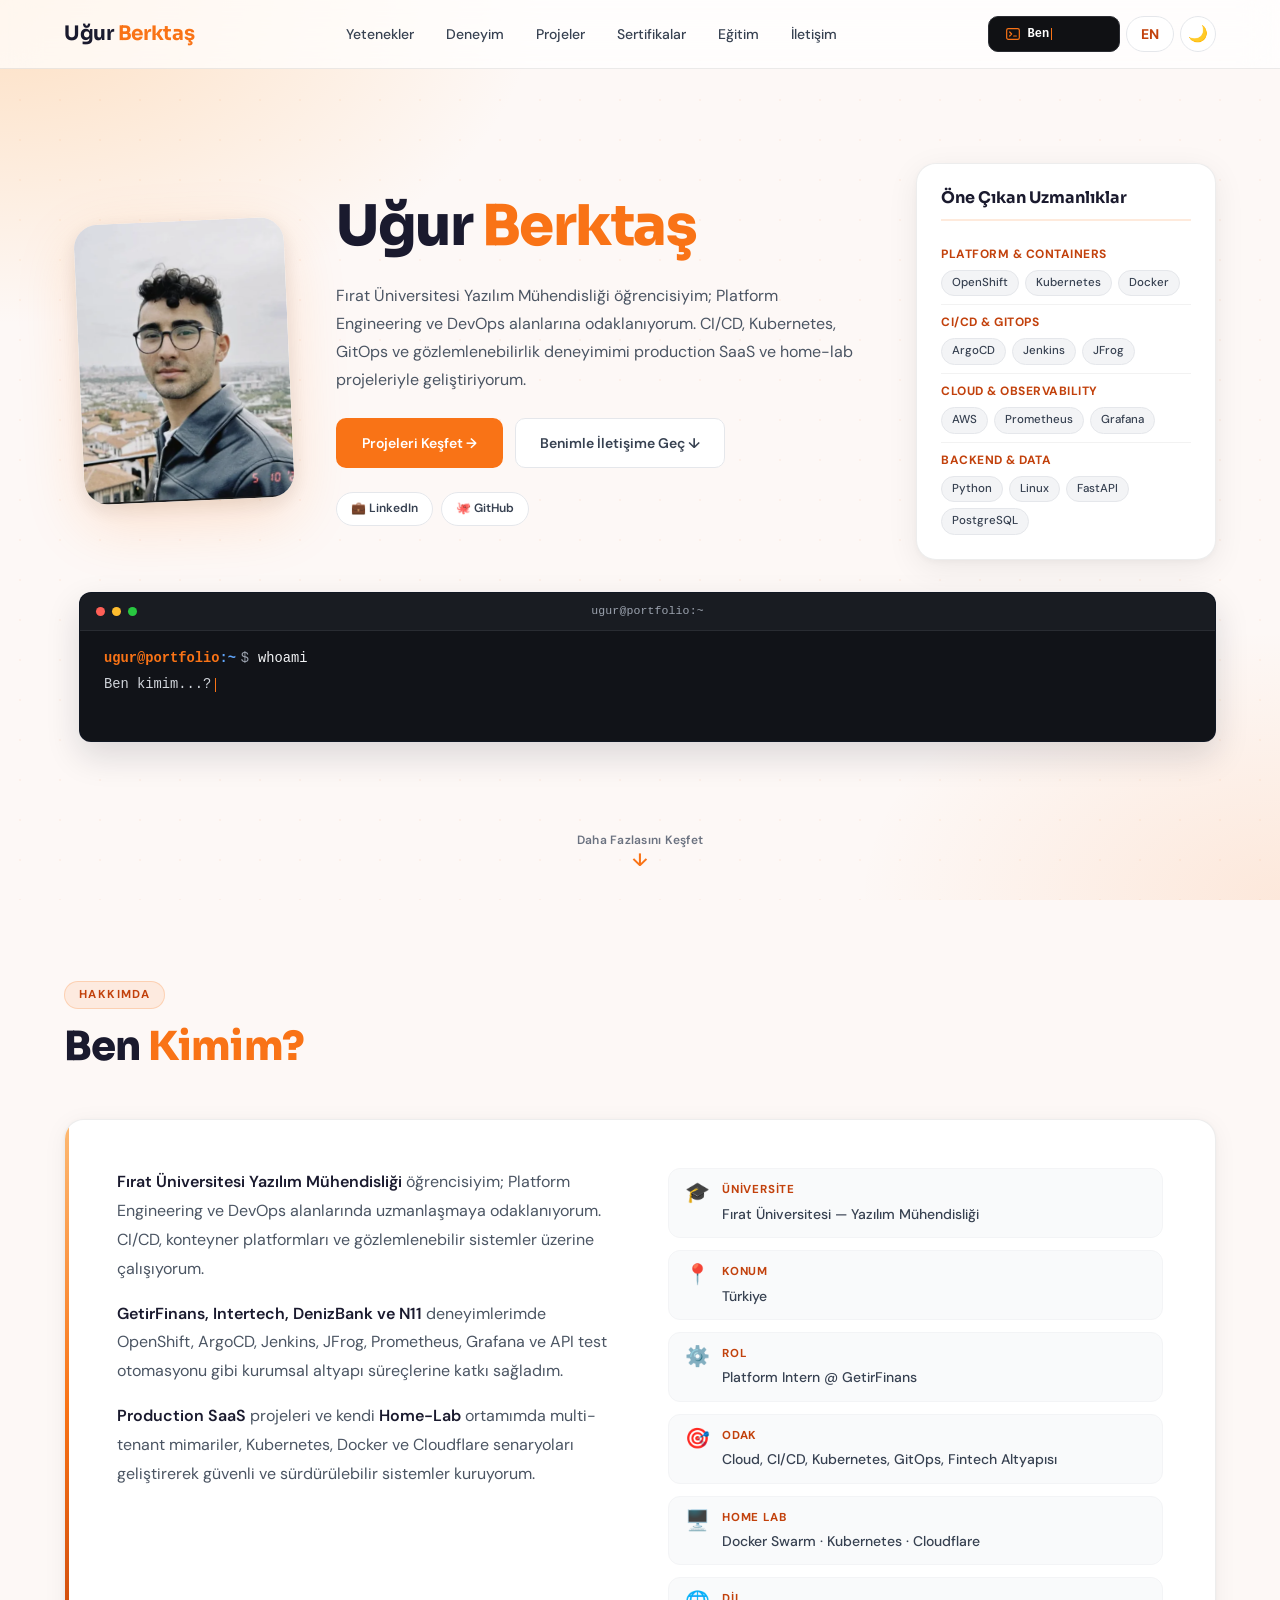
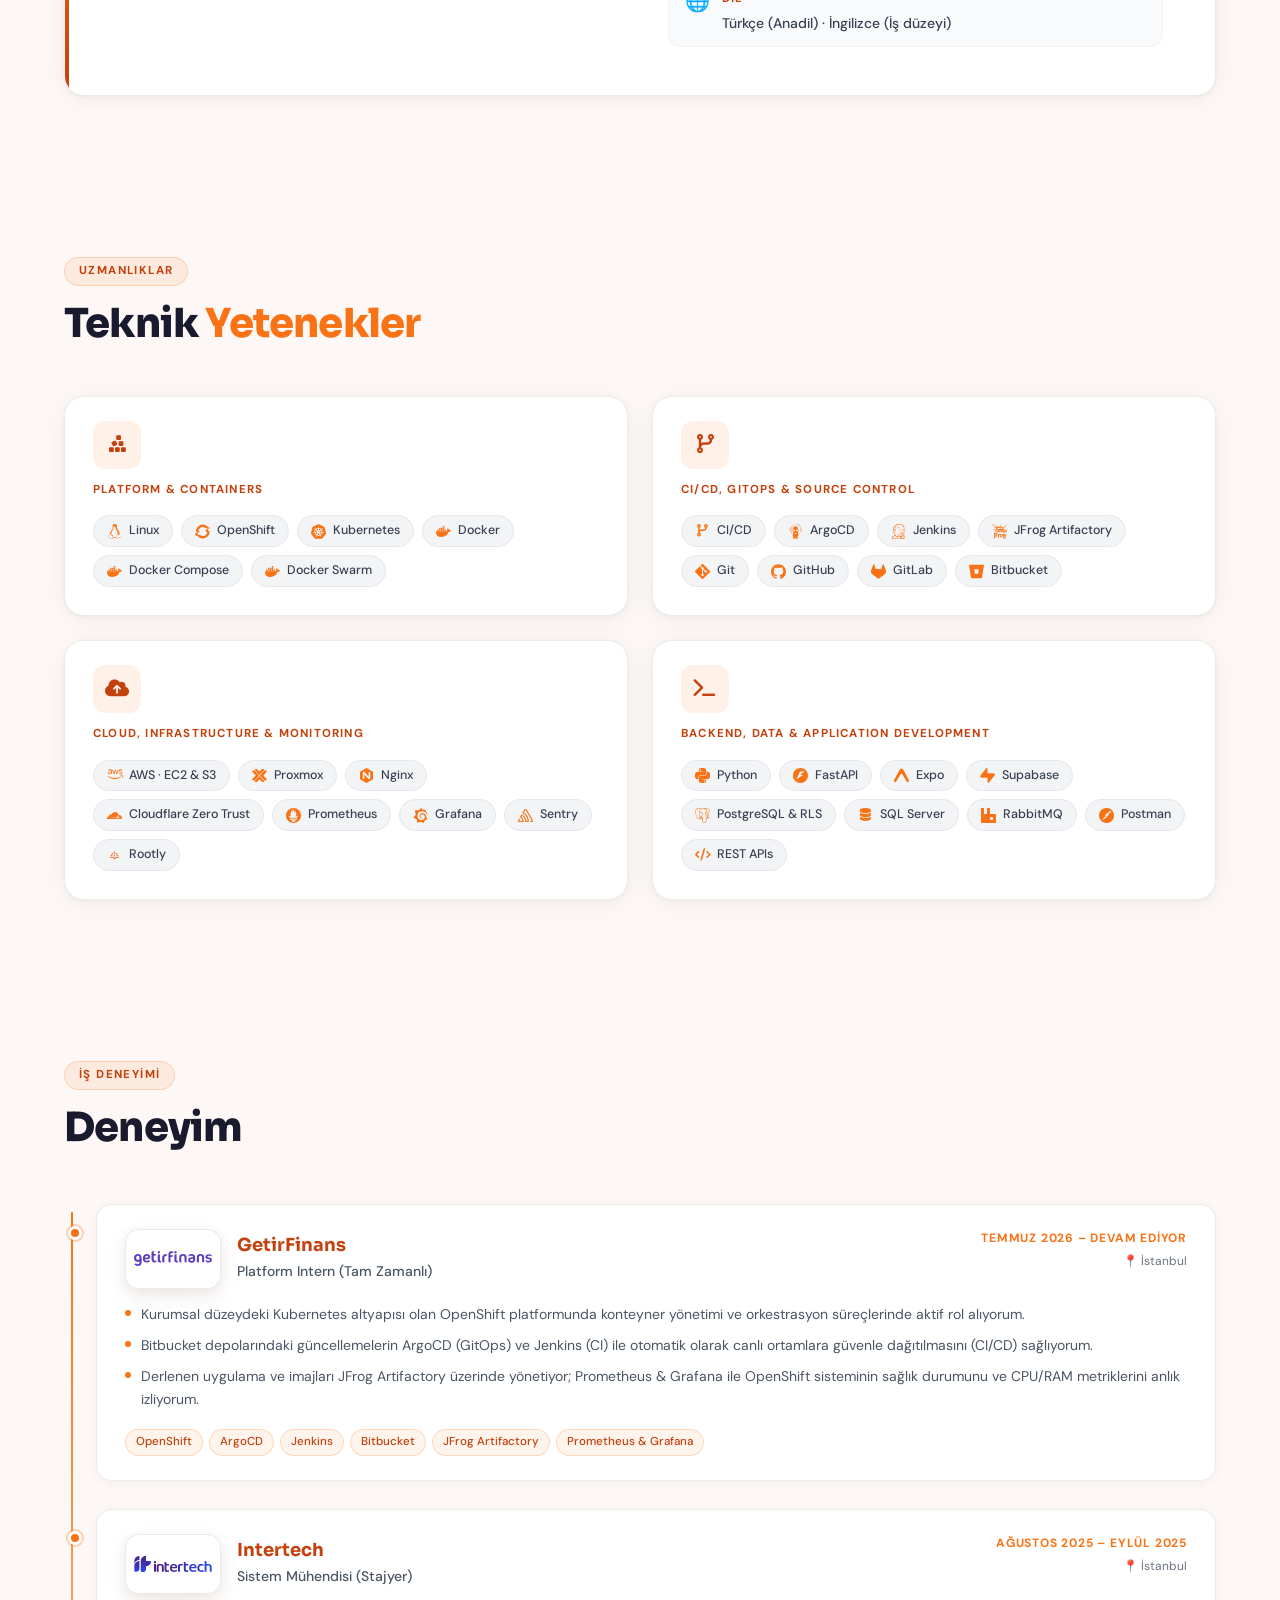
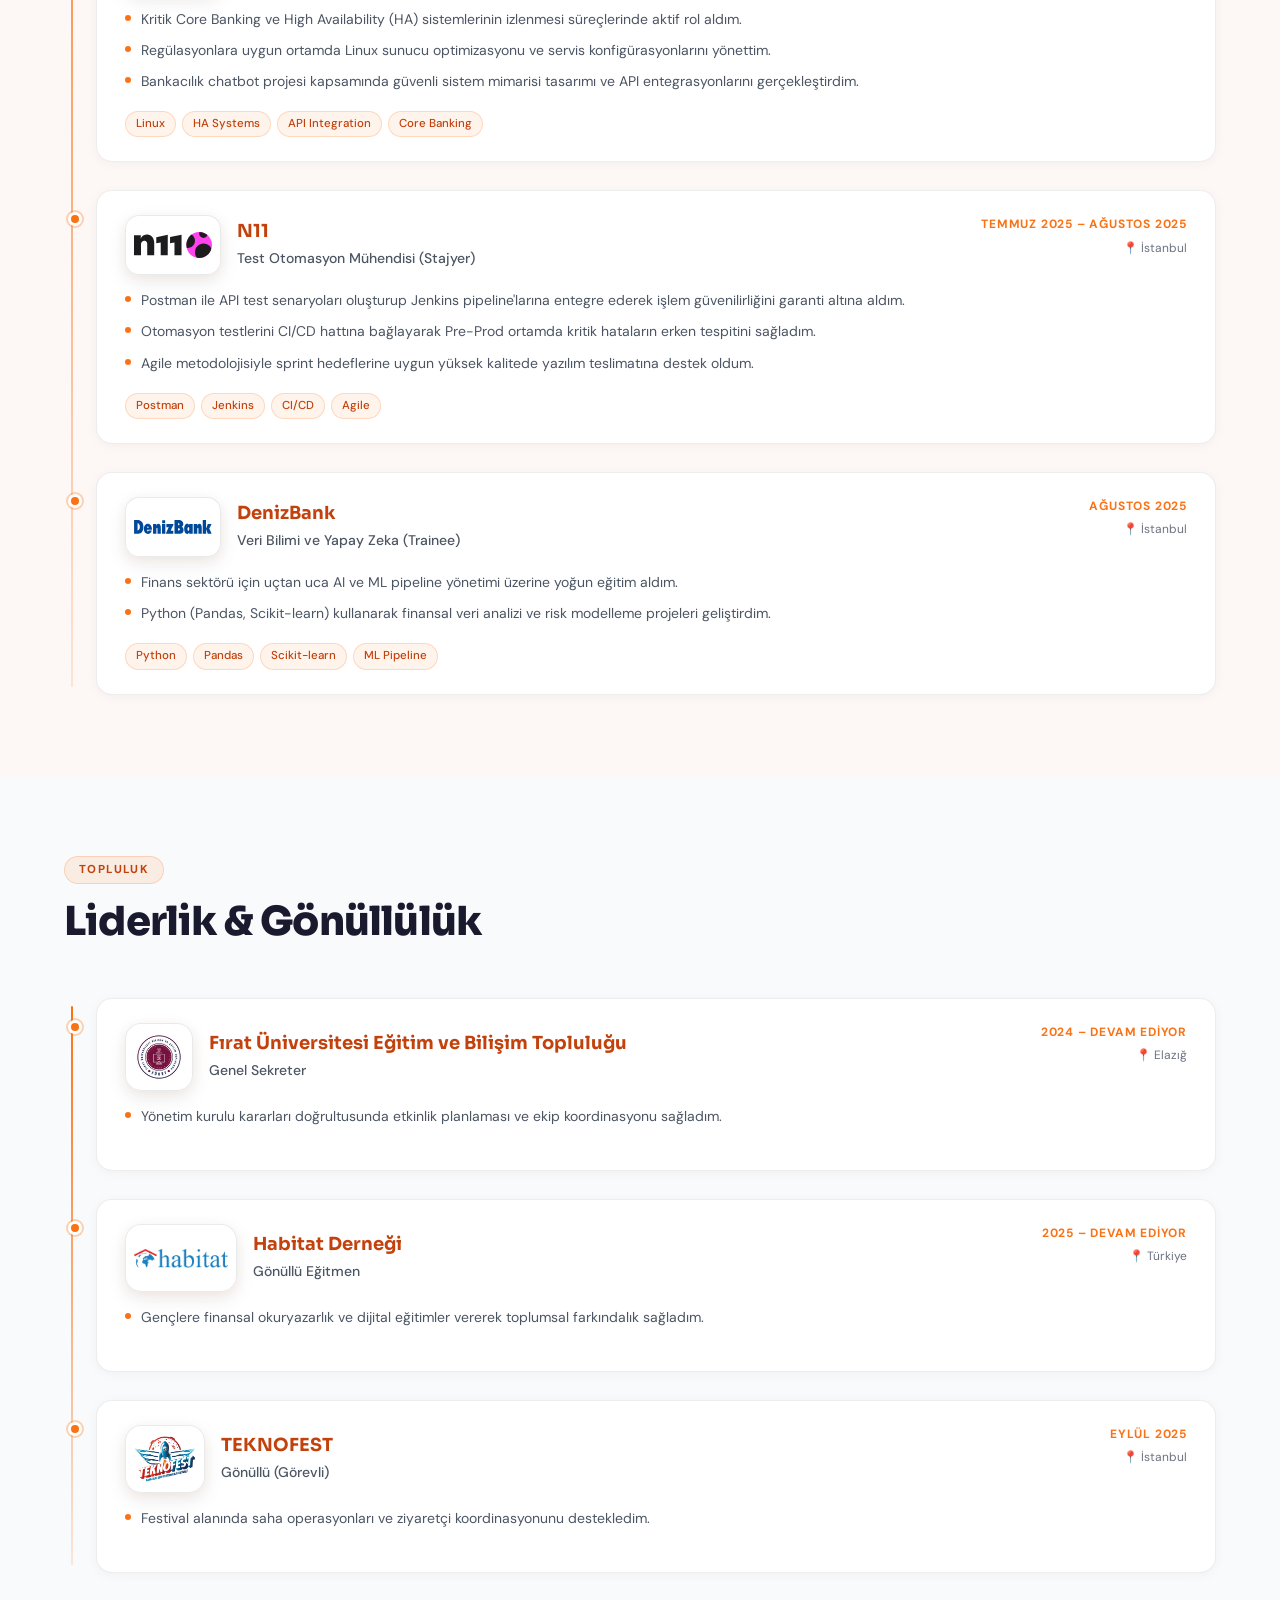
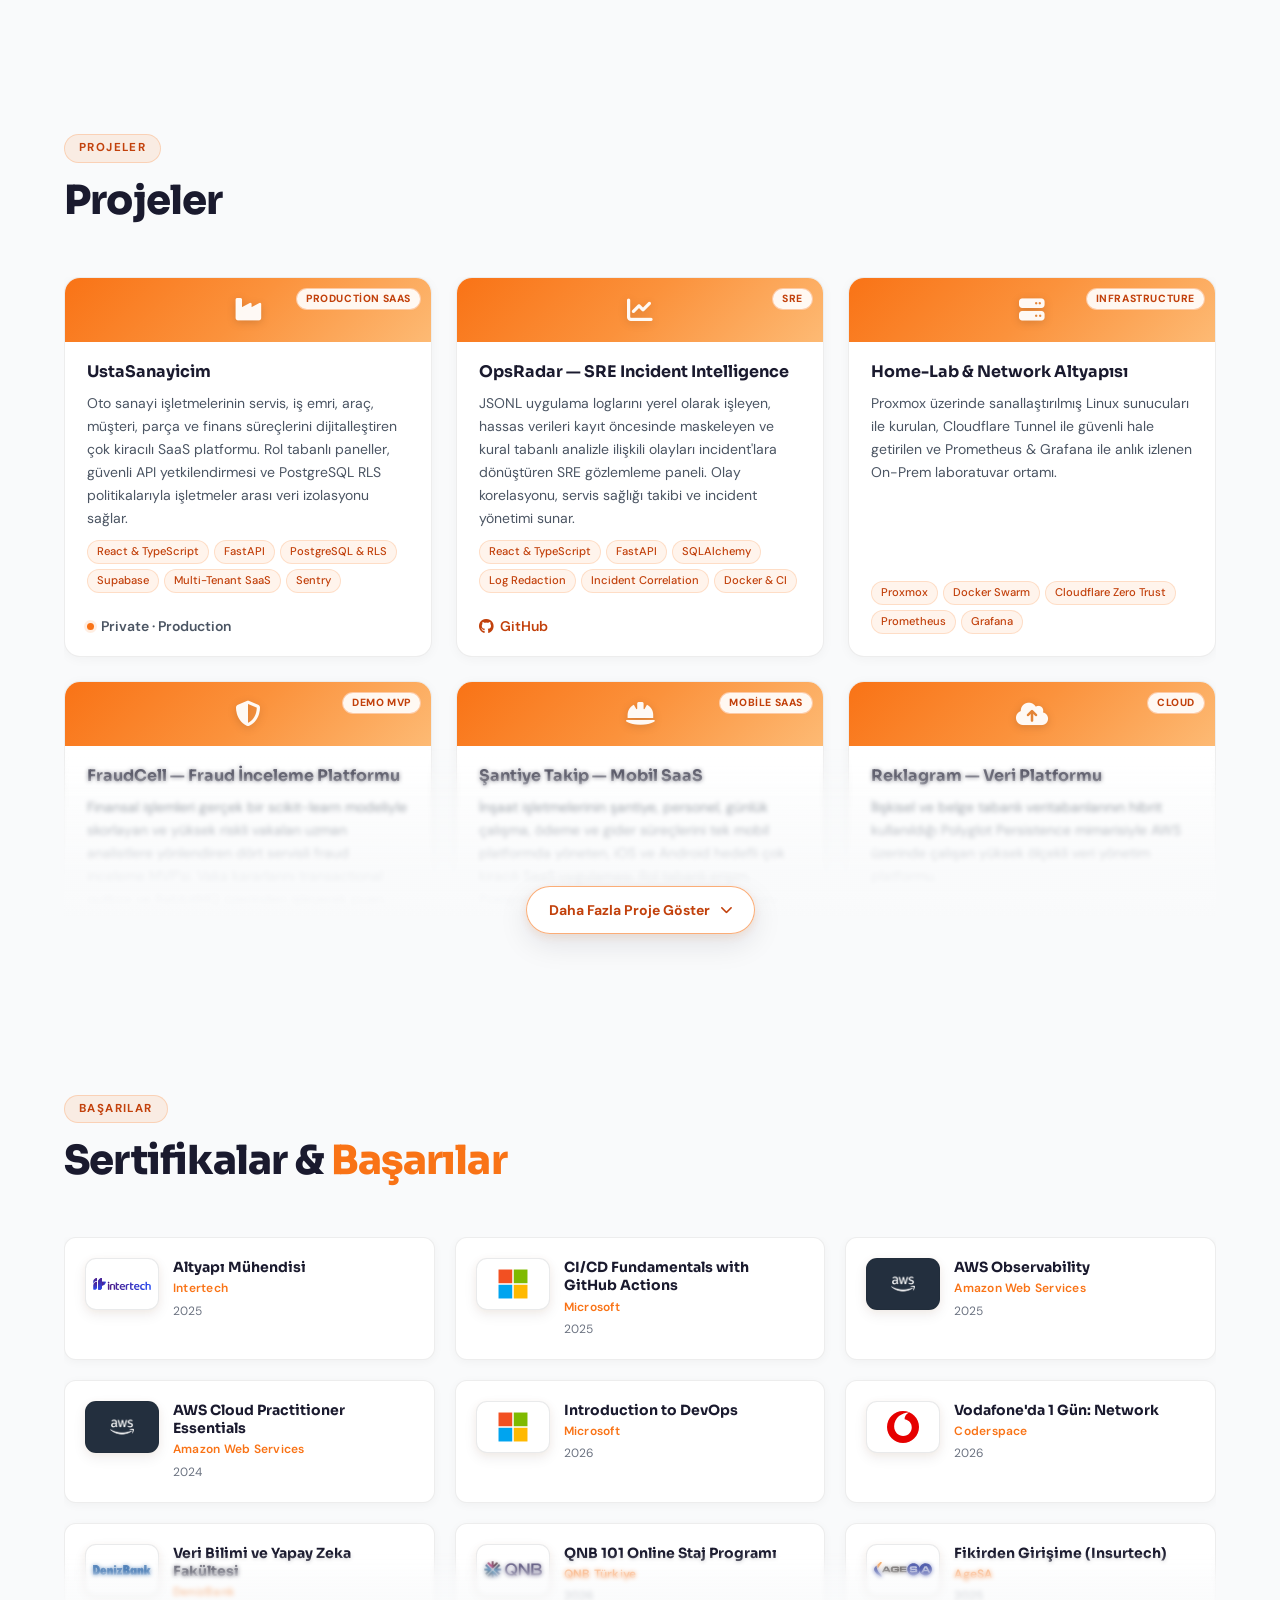
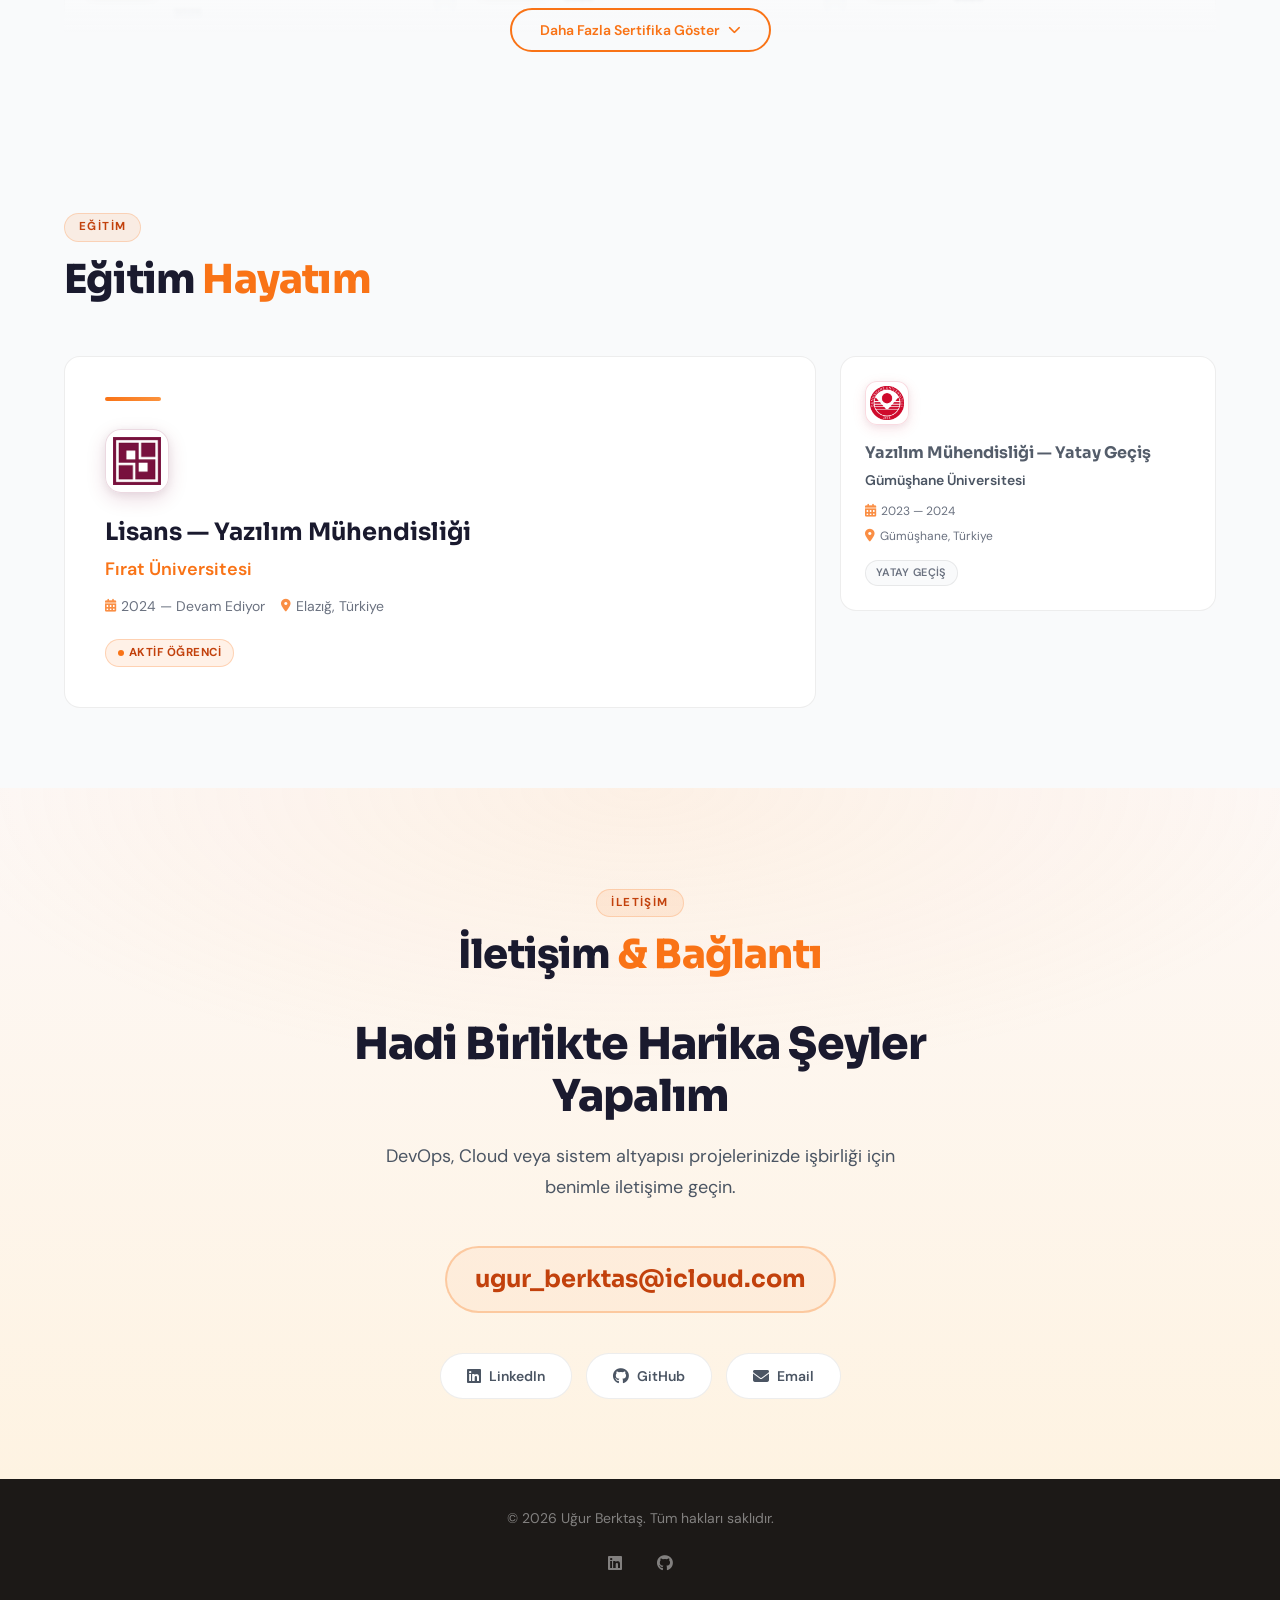
<file: index.html>
<!DOCTYPE html>
<html lang="tr">
<head>
  <meta charset="UTF-8" />
  <meta name="viewport" content="width=device-width, initial-scale=1.0" />
  <meta name="description" content="Uğur Berktaş — Platform Engineering ve DevOps odaklı Yazılım Mühendisliği öğrencisi. CI/CD, Kubernetes, GitOps, bulut altyapısı ve gözlemlenebilirlik projeleri." />
  <meta name="theme-color" content="#f97316" />
  <link rel="canonical" href="https://ugurberktas.com/" />

  <meta property="og:type" content="profile" />
  <meta property="og:locale" content="tr_TR" />
  <meta property="og:site_name" content="Uğur Berktaş" />
  <meta property="og:title" content="Uğur Berktaş | Platform Engineering &amp; DevOps" />
  <meta property="og:description" content="CI/CD, Kubernetes, GitOps, bulut altyapısı ve gözlemlenebilirlik odaklı proje ve deneyimler." />
  <meta property="og:url" content="https://ugurberktas.com/" />
  <meta property="og:image" content="https://ugurberktas.com/assets/images/social-preview.jpg" />
  <meta property="og:image:width" content="1200" />
  <meta property="og:image:height" content="630" />
  <meta property="og:image:alt" content="Uğur Berktaş — Platform Engineering ve DevOps" />

  <meta name="twitter:card" content="summary_large_image" />
  <meta name="twitter:title" content="Uğur Berktaş | Platform Engineering &amp; DevOps" />
  <meta name="twitter:description" content="CI/CD, Kubernetes, GitOps, bulut altyapısı ve gözlemlenebilirlik odaklı proje ve deneyimler." />
  <meta name="twitter:image" content="https://ugurberktas.com/assets/images/social-preview.jpg" />
  <meta name="twitter:image:alt" content="Uğur Berktaş — Platform Engineering ve DevOps" />

  <title>Uğur Berktaş | Platform Engineering &amp; DevOps</title>
  <link rel="icon" type="image/x-icon" href="favicon.ico" />
  <link rel="preload" href="assets/images/profile.webp" as="image" type="image/webp" fetchpriority="high" />

  <script type="application/ld+json">
    {
      "@context": "https://schema.org",
      "@type": "Person",
      "name": "Uğur Berktaş",
      "url": "https://ugurberktas.com/",
      "image": "https://ugurberktas.com/assets/images/profile.webp",
      "jobTitle": "Platform Engineering ve DevOps odaklı Yazılım Mühendisliği öğrencisi",
      "affiliation": {
        "@type": "CollegeOrUniversity",
        "name": "Fırat Üniversitesi"
      },
      "knowsAbout": [
        "Platform Engineering",
        "DevOps",
        "CI/CD",
        "Kubernetes",
        "GitOps",
        "Cloud Infrastructure",
        "Observability"
      ],
      "sameAs": [
        "https://github.com/ugurberktas",
        "https://linkedin.com/in/ugurberktas"
      ]
    }
  </script>

  <!-- ── Google Fonts ── -->
  <link rel="preconnect" href="https://fonts.googleapis.com" />
  <link rel="preconnect" href="https://fonts.gstatic.com" crossorigin />
  <link
    href="https://fonts.googleapis.com/css2?family=DM+Sans:ital,opsz,wght@0,9..40,300;0,9..40,400;0,9..40,500;0,9..40,600;0,9..40,700;1,9..40,400&family=Sora:wght@300;400;600;700;800&display=swap"
    rel="stylesheet"
  />

  <!-- ── Font Awesome ── -->
  <link
    rel="stylesheet"
    href="https://cdnjs.cloudflare.com/ajax/libs/font-awesome/6.5.1/css/all.min.css"
    integrity="sha512-DTOQO9RWCH3ppGqcWaEA1BIZOC6xxalwEsw9c2QQeAIftl+Vegovlnee1c9QX4TctnWMn13TZye+giMm8e2LwA=="
    crossorigin="anonymous"
    referrerpolicy="no-referrer"
  />

  <!-- ── Stylesheets ── -->
  <link rel="stylesheet" href="assets/css/main.css" />
  <link rel="stylesheet" href="assets/css/navbar.css?v=20261108-1" />
  <link rel="stylesheet" href="assets/css/terminal-overlay.css?v=20261109-1" />
  <link rel="stylesheet" href="assets/css/hero.css?v=20261108-1" />
  <link rel="stylesheet" href="assets/css/about.css?v=20261108-3" />
  <link rel="stylesheet" href="assets/css/experience.css?v=20261108-2" />
  <link rel="stylesheet" href="assets/css/projects.css?v=20261108-3" />
  <link rel="stylesheet" href="assets/css/certificates.css?v=20261108-2" />
  <link rel="stylesheet" href="assets/css/education.css?v=20261108-1" />
  <link rel="stylesheet" href="assets/css/contact.css" />
</head>
<body>

  <!-- ── Navbar ── -->
  <header id="navbar" role="banner">
    <nav class="nav-inner" aria-label="Ana navigasyon">

      <!-- Logo -->
      <a href="#" class="nav-logo" id="nav-logo">Uğur <span>Berktaş</span></a>

      <!-- Desktop links -->
      <ul class="nav-links" id="nav-links-desktop" role="list">
        <li><a href="#yetenekler" id="nav-link-skills" data-lang-key="nav-skills">Yetenekler</a></li>
        <li><a href="#deneyim" id="nav-link-experience" data-lang-key="nav-experience">Deneyim</a></li>
        <li><a href="#projeler" id="nav-link-projects" data-lang-key="nav-projects">Projeler</a></li>
        <li><a href="#sertifikalar" id="nav-link-certificates" data-lang-key="nav-certificates">Sertifikalar</a></li>
        <li><a href="#egitim" id="nav-link-education" data-lang-key="nav-education">Eğitim</a></li>
        <li><a href="#iletisim" id="nav-link-contact" data-lang-key="nav-contact">İletişim</a></li>
      </ul>

      <!-- Right controls -->
      <div class="nav-controls">
        <button
          type="button"
          class="nav-terminal-btn nav-terminal-trigger terminal-overlay-trigger"
          id="nav-terminal-btn"
          aria-controls="terminal-overlay"
          aria-haspopup="dialog"
          aria-expanded="false"
        >
          <svg class="nav-terminal-icon" viewBox="0 0 24 24" aria-hidden="true">
            <rect x="2.5" y="4" width="19" height="16" rx="2.5"></rect>
            <path d="m7 9 3 3-3 3"></path>
            <path d="M13 15h4"></path>
          </svg>
          <span class="nav-terminal-copy" aria-hidden="true">
            <span class="nav-terminal-text" id="nav-terminal-text">Terminal</span>
            <span class="nav-terminal-cursor"></span>
          </span>
          <span class="sr-only" data-lang-key="nav-terminal-action">Tam ekran terminali aç</span>
        </button>
        <button class="nav-lang-btn" id="nav-lang-btn" aria-label="Dil değiştir">TR</button>
        <button class="nav-theme-btn" id="nav-theme-btn" aria-label="Karanlık mod">🌙</button>
      </div>

      <!-- Mobile hamburger -->
      <button
        class="nav-hamburger"
        id="nav-hamburger"
        aria-label="Menüyü aç/kapat"
        aria-expanded="false"
        aria-controls="nav-mobile"
      >
        <span></span>
        <span></span>
        <span></span>
      </button>
    </nav>

    <!-- Mobile drawer -->
    <div class="nav-mobile" id="nav-mobile" role="navigation" aria-label="Mobil navigasyon" aria-hidden="true" inert>
      <a href="#yetenekler" id="nav-mobile-skills" data-lang-key="nav-skills">Yetenekler</a>
      <a href="#deneyim" id="nav-mobile-experience" data-lang-key="nav-experience">Deneyim</a>
      <a href="#projeler" id="nav-mobile-projects" data-lang-key="nav-projects">Projeler</a>
      <a href="#sertifikalar" id="nav-mobile-certificates" data-lang-key="nav-certificates">Sertifikalar</a>
      <a href="#egitim" id="nav-mobile-education" data-lang-key="nav-education">Eğitim</a>
      <a href="#iletisim" id="nav-mobile-contact" data-lang-key="nav-contact">İletişim</a>
      <button
        type="button"
        class="nav-mobile-terminal nav-terminal-trigger terminal-overlay-trigger"
        aria-controls="terminal-overlay"
        aria-haspopup="dialog"
        aria-expanded="false"
      >
        <svg class="nav-terminal-icon" viewBox="0 0 24 24" aria-hidden="true">
          <rect x="2.5" y="4" width="19" height="16" rx="2.5"></rect>
          <path d="m7 9 3 3-3 3"></path>
          <path d="M13 15h4"></path>
        </svg>
        <span data-lang-key="nav-terminal">Terminal</span>
      </button>
      <div class="nav-mobile-controls">
        <button class="nav-lang-btn" aria-label="Dil değiştir">TR</button>
        <button class="nav-theme-btn" aria-label="Karanlık mod">🌙</button>
      </div>
    </div>
  </header>

  <!-- ── Fullscreen terminal overlay ── -->
  <div
    class="terminal-overlay"
    id="terminal-overlay"
    role="dialog"
    aria-modal="true"
    aria-labelledby="terminal-overlay-title"
    aria-describedby="terminal-sequence-accessible"
    aria-hidden="true"
    hidden
  >
    <span class="sr-only" id="terminal-overlay-title" data-lang-key="terminal-overlay-title">Tam ekran terminal</span>

    <div class="terminal-overlay-shell">
      <div class="terminal-overlay-header">
        <div class="terminal-window-controls">
          <button
            type="button"
            class="terminal-window-control terminal-window-close"
            id="terminal-overlay-close"
          >
            <span class="sr-only" data-lang-key="terminal-overlay-close">Terminali kapat</span>
          </button>
          <span class="terminal-window-control terminal-window-minimize" aria-hidden="true"></span>
          <span class="terminal-window-control terminal-window-expand" aria-hidden="true"></span>
        </div>

        <div class="terminal-overlay-identity" aria-hidden="true">
          <span>ugur — zsh — 80×24</span>
        </div>

        <div class="terminal-overlay-header-spacer" aria-hidden="true"></div>
      </div>

      <div class="terminal-overlay-body" aria-live="off">
        <div class="terminal-sequence-stage" aria-hidden="true">
          <div class="terminal-session-intro">
            <span class="terminal-session-login">Last login: today on ttys001</span>
            <span class="terminal-session-prompt"><strong>ugur@portfolio</strong> ~ %</span>
          </div>
          <div class="terminal-sequence-editor" id="terminal-sequence-editor"></div>
        </div>
        <p class="sr-only" id="terminal-sequence-accessible">Uğur Berktaş — DevOps, Cloud ve Infrastructure. Linux, Cloud, Kubernetes, CI/CD ve Observability odağıyla öğreniyor, üretiyor ve iyileştiriyor. Çalışması başlangıçtır; güvenilir olması hedeftir.</p>
      </div>
    </div>
  </div>

  <!-- ── Hero ── -->
  <section id="hero" aria-label="Hero bölümü">
    <div class="hero-container">
      <div class="hero-grid">

        <!-- LEFT — Photo -->
        <div class="hero-photo-wrapper">
          <div class="hero-photo-card" id="hero-photo-card">
            <picture>
              <source srcset="assets/images/profile.webp" type="image/webp" />
              <img
                src="assets/images/profile.jpg"
                alt="Uğur Berktaş profil fotoğrafı"
                class="hero-photo-img"
                id="hero-profile-img"
                width="620"
                height="624"
                fetchpriority="high"
                decoding="async"
                onerror="this.closest('picture').style.display='none'; this.closest('picture').nextElementSibling.style.display='flex';"
              />
            </picture>
            <div class="hero-photo-placeholder" aria-label="Uğur Berktaş profil fotoğrafı" style="display:none;">
              <span class="hero-photo-initials">UB</span>
              <span class="hero-photo-label">DevOps Engineer</span>
            </div>
          </div>
        </div>

        <!-- CENTER — Content -->
        <div class="hero-content">
          <h1 class="hero-name" id="hero-name">
            Uğur <span class="name-highlight">Berktaş</span>
          </h1>

          <p class="hero-desc" id="hero-desc" data-lang-key="hero-desc">
            Fırat Üniversitesi Yazılım Mühendisliği öğrencisiyim; Platform Engineering ve DevOps alanlarına
            odaklanıyorum. CI/CD, Kubernetes, GitOps ve gözlemlenebilirlik deneyimimi production SaaS ve
            home-lab projeleriyle geliştiriyorum.
          </p>

          <div class="hero-buttons" id="hero-buttons">
            <a href="#projeler" class="btn-primary" id="btn-projects" data-lang-key="btn-projects">Projeleri Keşfet →</a>
            <a href="mailto:ugur_berktas@icloud.com" class="btn-secondary" id="btn-contact" data-lang-key="btn-contact">Benimle İletişime Geç ↓</a>
          </div>

          <div class="hero-socials" id="hero-socials" role="list" aria-label="Sosyal bağlantılar">
            <a href="https://linkedin.com/in/ugurberktas" class="social-pill" id="social-linkedin" role="listitem" target="_blank" rel="noopener noreferrer" aria-label="LinkedIn profili" data-lang-key="social-linkedin">💼 LinkedIn</a>
            <a href="https://github.com/ugurberktas" class="social-pill" id="social-github" role="listitem" target="_blank" rel="noopener noreferrer" aria-label="GitHub profili" data-lang-key="social-github">🐙 GitHub</a>
          </div>
        </div>

        <!-- RIGHT — Skills card -->
        <div class="hero-skills-wrapper">
          <div class="hero-skills-card" id="hero-skills-card">
            <h2 class="skills-card-title" data-lang-key="skills-card-title">Öne Çıkan Uzmanlıklar</h2>

            <div class="skill-row" id="skill-platform">
              <span class="skill-row-label" data-lang-key="skill-row-platform">PLATFORM &amp; CONTAINERS</span>
              <div class="skill-row-tags">
                <span class="skill-tag">OpenShift</span>
                <span class="skill-tag">Kubernetes</span>
                <span class="skill-tag">Docker</span>
              </div>
            </div>

            <div class="skill-row" id="skill-cicd">
              <span class="skill-row-label" data-lang-key="skill-row-cicd">CI/CD &amp; GITOPS</span>
              <div class="skill-row-tags">
                <span class="skill-tag">ArgoCD</span>
                <span class="skill-tag">Jenkins</span>
                <span class="skill-tag">JFrog</span>
              </div>
            </div>

            <div class="skill-row" id="skill-cloud">
              <span class="skill-row-label" data-lang-key="skill-row-cloud">CLOUD &amp; OBSERVABILITY</span>
              <div class="skill-row-tags">
                <span class="skill-tag">AWS</span>
                <span class="skill-tag">Prometheus</span>
                <span class="skill-tag">Grafana</span>
              </div>
            </div>

            <div class="skill-row" id="skill-backend">
              <span class="skill-row-label" data-lang-key="skill-row-backend">BACKEND &amp; DATA</span>
              <div class="skill-row-tags">
                <span class="skill-tag">Python</span>
                <span class="skill-tag">Linux</span>
                <span class="skill-tag">FastAPI</span>
                <span class="skill-tag">PostgreSQL</span>
              </div>
            </div>
          </div>
        </div>

        <div class="hero-terminal-group">
          <!-- Static terminal preview -->
          <div
            class="hero-terminal-preview terminal-overlay-trigger"
            id="hero-terminal-preview"
            role="button"
            tabindex="0"
            aria-labelledby="hero-terminal-action"
            aria-controls="terminal-overlay"
            aria-haspopup="dialog"
            aria-expanded="false"
          >
            <span class="sr-only" id="hero-terminal-action" data-lang-key="hero-terminal-action">Tam ekran terminali aç</span>
            <div class="terminal-titlebar">
              <div class="terminal-window-dots" aria-hidden="true">
                <span class="terminal-dot terminal-dot-red"></span>
                <span class="terminal-dot terminal-dot-yellow"></span>
                <span class="terminal-dot terminal-dot-green"></span>
              </div>
              <span class="terminal-title" id="terminal-title">ugur@portfolio:~</span>
            </div>
            <div class="terminal-body">
              <div class="terminal-line terminal-command-line">
                <span class="terminal-prompt">ugur@portfolio</span><span class="terminal-path">:~</span><span class="terminal-symbol">$</span>
                <span class="terminal-command">whoami</span>
              </div>
              <div class="terminal-line terminal-output">
                <span class="terminal-output-visual" id="terminal-output-visual" aria-hidden="true">Ben kimim...?</span>
                <span class="terminal-cursor" aria-hidden="true"></span>
                <span class="sr-only" id="terminal-output-accessible" data-lang-key="terminal-whoami-output">Ben kimim...?</span>
              </div>
            </div>
          </div>

          <a class="hero-scroll-cue" href="#hakkimda">
            <span data-lang-key="hero-scroll-cue">Daha Fazlasını Keşfet</span>
            <span class="hero-scroll-cue-arrow" aria-hidden="true">↓</span>
          </a>
        </div>

      </div>
    </div>
  </section>

  <!-- ── Hakkımda ── -->
  <section id="hakkimda" aria-label="Hakkımda bölümü">
    <div class="about-container">

      <div class="section-header reveal">
        <span class="section-label" data-lang-key="about-label">Hakkımda</span>
        <h2 class="section-heading" data-lang-key="about-heading">Ben <span class="hl">Kimim?</span></h2>
      </div>

      <div class="about-card reveal reveal-delay-1">

        <!-- Left: paragraphs -->
        <div class="about-text-col">
          <p class="about-paragraph" data-lang-key="about-p1"></p>
          <p class="about-paragraph" data-lang-key="about-p2"></p>
          <p class="about-paragraph" data-lang-key="about-p3"></p>
        </div>

        <!-- Right: quick facts -->
        <div class="about-facts-col">
          <div class="about-fact" id="fact-university">
            <span class="about-fact-icon">🎓</span>
            <div class="about-fact-body">
              <span class="about-fact-key" data-lang-key="fact-key-university">Üniversite</span>
              <span class="about-fact-val" data-lang-key="fact-val-university">Fırat Üniversitesi — Yazılım Mühendisliği</span>
            </div>
          </div>
          <div class="about-fact" id="fact-location">
            <span class="about-fact-icon">📍</span>
            <div class="about-fact-body">
              <span class="about-fact-key" data-lang-key="fact-key-location">Konum</span>
              <span class="about-fact-val" data-lang-key="fact-val-location">Türkiye</span>
            </div>
          </div>
          <div class="about-fact" id="fact-role">
            <span class="about-fact-icon">⚙️</span>
            <div class="about-fact-body">
              <span class="about-fact-key" data-lang-key="fact-key-role">Rol</span>
              <span class="about-fact-val" data-lang-key="fact-val-role">Platform Intern @ GetirFinans</span>
            </div>
          </div>
          <div class="about-fact" id="fact-focus">
            <span class="about-fact-icon">🎯</span>
            <div class="about-fact-body">
              <span class="about-fact-key" data-lang-key="fact-key-focus">Odak</span>
              <span class="about-fact-val" data-lang-key="fact-val-focus">Cloud, CI/CD, Kubernetes, GitOps, Fintech Altyapısı</span>
            </div>
          </div>
          <div class="about-fact" id="fact-lab">
            <span class="about-fact-icon">🖥️</span>
            <div class="about-fact-body">
              <span class="about-fact-key" data-lang-key="fact-key-lab">Home Lab</span>
              <span class="about-fact-val" data-lang-key="fact-val-lab">Docker Swarm · Kubernetes · Cloudflare</span>
            </div>
          </div>
          <div class="about-fact" id="fact-language">
            <span class="about-fact-icon">🌐</span>
            <div class="about-fact-body">
              <span class="about-fact-key" data-lang-key="fact-key-language">Dil</span>
              <span class="about-fact-val" data-lang-key="fact-val-language">Türkçe (Anadil) · İngilizce (İş düzeyi)</span>
            </div>
          </div>
        </div>

      </div>
    </div>
  </section>

  <!-- ── Teknik Yetenekler ── -->
  <section id="yetenekler" aria-label="Teknik yetenekler bölümü">
    <div class="skills-container">

      <div class="section-header reveal">
        <span class="section-label" data-lang-key="skills-label">Uzmanlıklar</span>
        <h2 class="section-heading" data-lang-key="skills-heading">Teknik <span class="hl">Yetenekler</span></h2>
      </div>

      <div class="skills-grid">

        <!-- Card 1: Platform & Containers -->
        <div class="skill-card reveal reveal-delay-1" id="skill-card-platform">
          <div class="skill-card-icon" aria-hidden="true"><i class="fa-solid fa-cubes-stacked"></i></div>
          <span class="skill-card-title" lang="en" data-lang-key="skill-card-title-platform">Platform &amp; Containers</span>
          <div class="skill-card-tags">
            <span class="skill-pill"><img class="skill-logo" src="assets/images/skills/linux.svg" alt="" width="15" height="15" loading="lazy" decoding="async" aria-hidden="true" />Linux</span>
            <span class="skill-pill"><img class="skill-logo" src="assets/images/skills/redhatopenshift.svg" alt="" width="15" height="15" loading="lazy" decoding="async" aria-hidden="true" />OpenShift</span>
            <span class="skill-pill"><img class="skill-logo" src="assets/images/skills/kubernetes.svg" alt="" width="15" height="15" loading="lazy" decoding="async" aria-hidden="true" />Kubernetes</span>
            <span class="skill-pill"><img class="skill-logo" src="assets/images/skills/docker.svg" alt="" width="15" height="15" loading="lazy" decoding="async" aria-hidden="true" />Docker</span>
            <span class="skill-pill"><img class="skill-logo" src="assets/images/skills/docker.svg" alt="" width="15" height="15" loading="lazy" decoding="async" aria-hidden="true" />Docker Compose</span>
            <span class="skill-pill"><img class="skill-logo" src="assets/images/skills/docker.svg" alt="" width="15" height="15" loading="lazy" decoding="async" aria-hidden="true" />Docker Swarm</span>
          </div>
        </div>

        <!-- Card 2: CI/CD, GitOps & Source Control -->
        <div class="skill-card reveal reveal-delay-2" id="skill-card-cicd">
          <div class="skill-card-icon" aria-hidden="true"><i class="fa-solid fa-code-branch"></i></div>
          <span class="skill-card-title" lang="en" data-lang-key="skill-card-title-cicd">CI/CD, GitOps &amp; Source Control</span>
          <div class="skill-card-tags">
            <span class="skill-pill"><i class="skill-logo-symbol fa-solid fa-code-branch" aria-hidden="true"></i>CI/CD</span>
            <span class="skill-pill"><img class="skill-logo" src="assets/images/skills/argo.svg" alt="" width="15" height="15" loading="lazy" decoding="async" aria-hidden="true" />ArgoCD</span>
            <span class="skill-pill"><img class="skill-logo" src="assets/images/skills/jenkins.svg" alt="" width="15" height="15" loading="lazy" decoding="async" aria-hidden="true" />Jenkins</span>
            <span class="skill-pill"><img class="skill-logo" src="assets/images/skills/jfrog.svg" alt="" width="15" height="15" loading="lazy" decoding="async" aria-hidden="true" />JFrog Artifactory</span>
            <span class="skill-pill"><img class="skill-logo" src="assets/images/skills/git.svg" alt="" width="15" height="15" loading="lazy" decoding="async" aria-hidden="true" />Git</span>
            <span class="skill-pill"><img class="skill-logo" src="assets/images/skills/github.svg" alt="" width="15" height="15" loading="lazy" decoding="async" aria-hidden="true" />GitHub</span>
            <span class="skill-pill"><img class="skill-logo" src="assets/images/skills/gitlab.svg" alt="" width="15" height="15" loading="lazy" decoding="async" aria-hidden="true" />GitLab</span>
            <span class="skill-pill"><img class="skill-logo" src="assets/images/skills/bitbucket.svg" alt="" width="15" height="15" loading="lazy" decoding="async" aria-hidden="true" />Bitbucket</span>
          </div>
        </div>

        <!-- Card 3: Cloud, Infrastructure & Monitoring -->
        <div class="skill-card reveal reveal-delay-1" id="skill-card-cloud">
          <div class="skill-card-icon" aria-hidden="true"><i class="fa-solid fa-cloud-arrow-up"></i></div>
          <span class="skill-card-title" lang="en" data-lang-key="skill-card-title-cloud">Cloud, Infrastructure &amp; Monitoring</span>
          <div class="skill-card-tags">
            <span class="skill-pill"><i class="skill-logo-symbol fa-brands fa-aws" aria-hidden="true"></i>AWS · EC2 &amp; S3</span>
            <span class="skill-pill"><img class="skill-logo" src="assets/images/skills/proxmox.svg" alt="" width="15" height="15" loading="lazy" decoding="async" aria-hidden="true" />Proxmox</span>
            <span class="skill-pill"><img class="skill-logo" src="assets/images/skills/nginx.svg" alt="" width="15" height="15" loading="lazy" decoding="async" aria-hidden="true" />Nginx</span>
            <span class="skill-pill"><img class="skill-logo" src="assets/images/skills/cloudflare.svg" alt="" width="15" height="15" loading="lazy" decoding="async" aria-hidden="true" />Cloudflare Zero Trust</span>
            <span class="skill-pill"><img class="skill-logo" src="assets/images/skills/prometheus.svg" alt="" width="15" height="15" loading="lazy" decoding="async" aria-hidden="true" />Prometheus</span>
            <span class="skill-pill"><img class="skill-logo" src="assets/images/skills/grafana.svg" alt="" width="15" height="15" loading="lazy" decoding="async" aria-hidden="true" />Grafana</span>
            <span class="skill-pill"><img class="skill-logo" src="assets/images/skills/sentry.svg" alt="" width="15" height="15" loading="lazy" decoding="async" aria-hidden="true" />Sentry</span>
            <span class="skill-pill"><img class="skill-logo skill-logo-rootly" src="assets/images/skills/rootly.svg" alt="" width="15" height="15" loading="lazy" decoding="async" aria-hidden="true" />Rootly</span>
          </div>
        </div>

        <!-- Card 4: Backend, Data & Application Development -->
        <div class="skill-card reveal reveal-delay-2" id="skill-card-backend">
          <div class="skill-card-icon" aria-hidden="true"><i class="fa-solid fa-terminal"></i></div>
          <span class="skill-card-title" lang="en" data-lang-key="skill-card-title-backend">Backend, Data &amp; Application Development</span>
          <div class="skill-card-tags">
            <span class="skill-pill"><img class="skill-logo" src="assets/images/skills/python.svg" alt="" width="15" height="15" loading="lazy" decoding="async" aria-hidden="true" />Python</span>
            <span class="skill-pill"><img class="skill-logo" src="assets/images/skills/fastapi.svg" alt="" width="15" height="15" loading="lazy" decoding="async" aria-hidden="true" />FastAPI</span>
            <span class="skill-pill"><img class="skill-logo" src="assets/images/skills/expo.svg" alt="" width="15" height="15" loading="lazy" decoding="async" aria-hidden="true" />Expo</span>
            <span class="skill-pill"><img class="skill-logo" src="assets/images/skills/supabase.svg" alt="" width="15" height="15" loading="lazy" decoding="async" aria-hidden="true" />Supabase</span>
            <span class="skill-pill"><img class="skill-logo" src="assets/images/skills/postgresql.svg" alt="" width="15" height="15" loading="lazy" decoding="async" aria-hidden="true" />PostgreSQL &amp; RLS</span>
            <span class="skill-pill"><i class="skill-logo-symbol fa-solid fa-database" aria-hidden="true"></i>SQL Server</span>
            <span class="skill-pill"><img class="skill-logo" src="assets/images/skills/rabbitmq.svg" alt="" width="15" height="15" loading="lazy" decoding="async" aria-hidden="true" />RabbitMQ</span>
            <span class="skill-pill"><img class="skill-logo" src="assets/images/skills/postman.svg" alt="" width="15" height="15" loading="lazy" decoding="async" aria-hidden="true" />Postman</span>
            <span class="skill-pill"><i class="skill-logo-symbol fa-solid fa-code" aria-hidden="true"></i>REST APIs</span>
          </div>
        </div>

      </div>
    </div>
  </section>

  <!-- ── Experience / Deneyim ── -->
  <section id="deneyim" aria-label="Deneyim bölümü">
    <div class="experience-container">

      <div class="section-header reveal">
        <span class="section-label" data-lang-key="exp-label">İş Deneyimi</span>
        <h2 class="section-heading" data-lang-key="section-experience">Deneyim</h2>
      </div>

      <div class="timeline">

        <!-- getirfinans -->
        <div class="timeline-item reveal" id="exp-getirfinans">
          <div class="timeline-card">
            <div class="timeline-header">
              <div class="experience-brand">
                <div class="experience-logo-box" aria-hidden="true">
                  <img class="experience-logo" src="assets/images/experience-getirfinans-logo.svg" alt="" width="76" height="28" loading="lazy" decoding="async" />
                </div>
                <div class="timeline-title-group">
                  <span class="timeline-company">GetirFinans</span>
                  <span class="timeline-role" data-lang-key="getirfinans-role">Platform Intern (Tam Zamanlı)</span>
                </div>
              </div>
              <div class="timeline-meta">
                <span class="timeline-date" data-lang-key="getirfinans-date">Temmuz 2026 – Devam Ediyor</span>
                <span class="timeline-location" data-lang-key="getirfinans-loc">📍 İstanbul</span>
              </div>
            </div>
            <ul class="timeline-list">
              <li data-lang-key="getirfinans-li1">Kurumsal düzeydeki Kubernetes altyapısı olan OpenShift platformunda konteyner yönetimi ve orkestrasyon süreçlerinde aktif rol alıyorum.</li>
              <li data-lang-key="getirfinans-li2">Bitbucket depolarındaki güncellemelerin ArgoCD (GitOps) ve Jenkins (CI) ile otomatik olarak canlı ortamlara güvenle dağıtılmasını (CI/CD) sağlıyorum.</li>
              <li data-lang-key="getirfinans-li3">Derlenen uygulama ve imajları JFrog Artifactory üzerinde yönetiyor; Prometheus &amp; Grafana ile OpenShift sisteminin sağlık durumunu ve CPU/RAM metriklerini anlık izliyorum.</li>
            </ul>
            <div class="timeline-tags">
              <span class="timeline-tag">OpenShift</span>
              <span class="timeline-tag">ArgoCD</span>
              <span class="timeline-tag">Jenkins</span>
              <span class="timeline-tag">Bitbucket</span>
              <span class="timeline-tag">JFrog Artifactory</span>
              <span class="timeline-tag">Prometheus &amp; Grafana</span>
            </div>
          </div>
        </div>

        <!-- Intertech -->
        <div class="timeline-item reveal reveal-delay-1" id="exp-intertech">
          <div class="timeline-card">
            <div class="timeline-header">
              <div class="experience-brand">
                <div class="experience-logo-box" aria-hidden="true">
                  <img class="experience-logo" src="assets/images/cert-intertech-logo.svg" alt="" width="76" height="24" loading="lazy" decoding="async" />
                </div>
                <div class="timeline-title-group">
                  <span class="timeline-company">Intertech</span>
                  <span class="timeline-role" data-lang-key="intertech-role">Sistem Mühendisi (Stajyer)</span>
                </div>
              </div>
              <div class="timeline-meta">
                <span class="timeline-date" data-lang-key="intertech-date">Ağustos 2025 – Eylül 2025</span>
                <span class="timeline-location">📍 İstanbul</span>
              </div>
            </div>
            <ul class="timeline-list">
              <li data-lang-key="intertech-li1">Kritik Core Banking ve High Availability (HA) sistemlerinin izlenmesi süreçlerinde aktif rol aldım.</li>
              <li data-lang-key="intertech-li2">Regülasyonlara uygun ortamda Linux sunucu optimizasyonu ve servis konfigürasyonlarını yönettim.</li>
              <li data-lang-key="intertech-li3">Bankacılık chatbot projesi kapsamında güvenli sistem mimarisi tasarımı ve API entegrasyonlarını gerçekleştirdim.</li>
            </ul>
            <div class="timeline-tags">
              <span class="timeline-tag">Linux</span>
              <span class="timeline-tag">HA Systems</span>
              <span class="timeline-tag">API Integration</span>
              <span class="timeline-tag">Core Banking</span>
            </div>
          </div>
        </div>

        <!-- N11 -->
        <div class="timeline-item reveal reveal-delay-2" id="exp-n11">
          <div class="timeline-card">
            <div class="timeline-header">
              <div class="experience-brand">
                <div class="experience-logo-box" aria-hidden="true">
                  <img class="experience-logo" src="assets/images/experience-n11-logo.svg" alt="" width="76" height="26" loading="lazy" decoding="async" />
                </div>
                <div class="timeline-title-group">
                  <span class="timeline-company">N11</span>
                  <span class="timeline-role" data-lang-key="n11-role">Test Otomasyon Mühendisi (Stajyer)</span>
                </div>
              </div>
              <div class="timeline-meta">
                <span class="timeline-date" data-lang-key="n11-date">Temmuz 2025 – Ağustos 2025</span>
                <span class="timeline-location">📍 İstanbul</span>
              </div>
            </div>
            <ul class="timeline-list">
              <li data-lang-key="n11-li1">Postman ile API test senaryoları oluşturup Jenkins pipeline'larına entegre ederek işlem güvenilirliğini garanti altına aldım.</li>
              <li data-lang-key="n11-li2">Otomasyon testlerini CI/CD hattına bağlayarak Pre-Prod ortamda kritik hataların erken tespitini sağladım.</li>
              <li data-lang-key="n11-li3">Agile metodolojisiyle sprint hedeflerine uygun yüksek kalitede yazılım teslimatına destek oldum.</li>
            </ul>
            <div class="timeline-tags">
              <span class="timeline-tag">Postman</span>
              <span class="timeline-tag">Jenkins</span>
              <span class="timeline-tag">CI/CD</span>
              <span class="timeline-tag">Agile</span>
            </div>
          </div>
        </div>

        <!-- DenizBank -->
        <div class="timeline-item reveal reveal-delay-3" id="exp-denizbank">
          <div class="timeline-card">
            <div class="timeline-header">
              <div class="experience-brand">
                <div class="experience-logo-box" aria-hidden="true">
                  <img class="experience-logo" src="assets/images/cert-denizbank-logo.svg" alt="" width="76" height="22" loading="lazy" decoding="async" />
                </div>
                <div class="timeline-title-group">
                  <span class="timeline-company">DenizBank</span>
                  <span class="timeline-role" data-lang-key="denizbank-role">Veri Bilimi ve Yapay Zeka (Trainee)</span>
                </div>
              </div>
              <div class="timeline-meta">
                <span class="timeline-date" data-lang-key="denizbank-date">Ağustos 2025</span>
                <span class="timeline-location">📍 İstanbul</span>
              </div>
            </div>
            <ul class="timeline-list">
              <li data-lang-key="denizbank-li1">Finans sektörü için uçtan uca AI ve ML pipeline yönetimi üzerine yoğun eğitim aldım.</li>
              <li data-lang-key="denizbank-li2">Python (Pandas, Scikit-learn) kullanarak finansal veri analizi ve risk modelleme projeleri geliştirdim.</li>
            </ul>
            <div class="timeline-tags">
              <span class="timeline-tag">Python</span>
              <span class="timeline-tag">Pandas</span>
              <span class="timeline-tag">Scikit-learn</span>
              <span class="timeline-tag">ML Pipeline</span>
            </div>
          </div>
        </div>

      </div>
    </div>
  </section>

  <!-- ── Liderlik & Gönüllülük ── -->
  <section id="gonullu" aria-label="Liderlik ve Gönüllülük bölümü">
    <div class="experience-container">

      <div class="section-header reveal">
        <span class="section-label" data-lang-key="vol-label">Topluluk</span>
        <h2 class="section-heading" data-lang-key="section-volunteering">Liderlik &amp; Gönüllülük</h2>
      </div>

      <div class="timeline">

        <!-- Fırat Üniversitesi Eğitim ve Bilişim Topluluğu -->
        <div class="timeline-item reveal" id="vol-fueb">
          <div class="timeline-card">
            <div class="timeline-header">
              <div class="volunteer-brand">
                <div class="volunteer-logo-box" aria-hidden="true">
                  <img
                    class="volunteer-logo"
                    src="assets/images/fuebet-community-logo.png"
                    alt=""
                    width="54"
                    height="54"
                    loading="lazy"
                    decoding="async"
                  />
                </div>
                <div class="timeline-title-group">
                  <span class="timeline-company">Fırat Üniversitesi Eğitim ve Bilişim Topluluğu</span>
                  <span class="timeline-role" data-lang-key="fueb-role">Genel Sekreter</span>
                </div>
              </div>
              <div class="timeline-meta">
                <span class="timeline-date" data-lang-key="fueb-date">2024 – Devam Ediyor</span>
                <span class="timeline-location">📍 Elazığ</span>
              </div>
            </div>
            <ul class="timeline-list">
              <li data-lang-key="fueb-li1">Yönetim kurulu kararları doğrultusunda etkinlik planlaması ve ekip koordinasyonu sağladım.</li>
            </ul>
          </div>
        </div>

        <!-- Habitat Derneği -->
        <div class="timeline-item reveal reveal-delay-1" id="vol-habitat">
          <div class="timeline-card">
            <div class="timeline-header">
              <div class="volunteer-brand">
                <div class="volunteer-logo-box volunteer-logo-box-wide" aria-hidden="true">
                  <img
                    class="volunteer-logo"
                    src="assets/images/habitat-association-logo.png"
                    alt=""
                    width="96"
                    height="20"
                    loading="lazy"
                    decoding="async"
                  />
                </div>
                <div class="timeline-title-group">
                  <span class="timeline-company">Habitat Derneği</span>
                  <span class="timeline-role" data-lang-key="habitat-role">Gönüllü Eğitmen</span>
                </div>
              </div>
              <div class="timeline-meta">
                <span class="timeline-date" data-lang-key="habitat-date">2025 – Devam Ediyor</span>
                <span class="timeline-location">📍 Türkiye</span>
              </div>
            </div>
            <ul class="timeline-list">
              <li data-lang-key="habitat-li1">Gençlere finansal okuryazarlık ve dijital eğitimler vererek toplumsal farkındalık sağladım.</li>
            </ul>
          </div>
        </div>

        <!-- TEKNOFEST -->
        <div class="timeline-item reveal reveal-delay-2" id="vol-teknofest">
          <div class="timeline-card">
            <div class="timeline-header">
              <div class="volunteer-brand">
                <div class="volunteer-logo-box volunteer-logo-box-teknofest" aria-hidden="true">
                  <img
                    class="volunteer-logo"
                    src="assets/images/teknofest-logo.png"
                    alt=""
                    width="68"
                    height="48"
                    loading="lazy"
                    decoding="async"
                  />
                </div>
                <div class="timeline-title-group">
                  <span class="timeline-company">TEKNOFEST</span>
                  <span class="timeline-role" data-lang-key="teknofest-role">Gönüllü (Görevli)</span>
                </div>
              </div>
              <div class="timeline-meta">
                <span class="timeline-date" data-lang-key="teknofest-date">Eylül 2025</span>
                <span class="timeline-location">📍 İstanbul</span>
              </div>
            </div>
            <ul class="timeline-list">
              <li data-lang-key="teknofest-li1">Festival alanında saha operasyonları ve ziyaretçi koordinasyonunu destekledim.</li>
            </ul>
          </div>
        </div>

      </div>
    </div>
  </section>

  <!-- ── Projects / Projeler ── -->
  <section id="projeler" aria-label="Projeler bölümü">
    <div class="projects-container">

      <div class="section-header reveal">
        <span class="section-label" data-lang-key="proj-label">Projeler</span>
        <h2 class="section-heading" data-lang-key="section-projects">Projeler</h2>
      </div>

      <div class="projects-stage" id="projects-stage">
        <div class="projects-grid" id="projects-grid">

        <!-- 1. UstaSanayicim -->
        <div class="project-card reveal" id="proj-ustasanayicim">
          <div class="project-card-banner">
            <i class="fa-solid fa-industry"></i>
            <span class="project-badge">Production SaaS</span>
          </div>
          <div class="project-card-body">
            <span class="project-name">UstaSanayicim</span>
            <p class="project-desc" data-lang-key="proj-desc-ustasanayicim">Oto sanayi işletmelerinin servis, iş emri, araç, müşteri, parça ve finans süreçlerini dijitalleştiren çok kiracılı SaaS platformu. Rol tabanlı paneller, güvenli API yetkilendirmesi ve PostgreSQL RLS politikalarıyla işletmeler arası veri izolasyonu sağlar.</p>
            <div class="project-tags">
              <span class="project-tag">React &amp; TypeScript</span>
              <span class="project-tag">FastAPI</span>
              <span class="project-tag">PostgreSQL &amp; RLS</span>
              <span class="project-tag">Supabase</span>
              <span class="project-tag">Multi-Tenant SaaS</span>
              <span class="project-tag">Sentry</span>
            </div>
          </div>
          <div class="project-footer">
            <span class="project-status" data-lang-key="proj-status-private-production">Private · Production</span>
          </div>
        </div>

        <!-- 2. OpsRadar -->
        <div class="project-card reveal reveal-delay-1" id="proj-opsradar">
          <div class="project-card-banner">
            <i class="fa-solid fa-chart-line"></i>
            <span class="project-badge">SRE</span>
          </div>
          <div class="project-card-body">
            <span class="project-name">OpsRadar — SRE Incident Intelligence</span>
            <p class="project-desc" data-lang-key="proj-desc-opsradar">JSONL uygulama loglarını yerel olarak işleyen, hassas verileri kayıt öncesinde maskeleyen ve kural tabanlı analizle ilişkili olayları incident'lara dönüştüren SRE gözlemleme paneli. Olay korelasyonu, servis sağlığı takibi ve incident yönetimi sunar.</p>
            <div class="project-tags">
              <span class="project-tag">React &amp; TypeScript</span>
              <span class="project-tag">FastAPI</span>
              <span class="project-tag">SQLAlchemy</span>
              <span class="project-tag">Log Redaction</span>
              <span class="project-tag">Incident Correlation</span>
              <span class="project-tag">Docker &amp; CI</span>
            </div>
          </div>
          <div class="project-footer">
            <a href="https://github.com/ugurberktas/OpsRadar" class="project-github-link" target="_blank" rel="noopener noreferrer" aria-label="OpsRadar GitHub repository">
              <i class="fa-brands fa-github"></i> GitHub
            </a>
          </div>
        </div>

        <!-- 3. Home-Lab -->
        <div class="project-card reveal reveal-delay-2" id="proj-homelab">
          <div class="project-card-banner">
            <i class="fa-solid fa-server"></i>
            <span class="project-badge">Infrastructure</span>
          </div>
          <div class="project-card-body">
            <span class="project-name">Home-Lab &amp; Network Altyapısı</span>
            <p class="project-desc" data-lang-key="proj-desc-homelab">Proxmox üzerinde sanallaştırılmış Linux sunucuları ile kurulan, Cloudflare Tunnel ile güvenli hale getirilen ve Prometheus &amp; Grafana ile anlık izlenen On-Prem laboratuvar ortamı.</p>
            <div class="project-tags">
              <span class="project-tag">Proxmox</span>
              <span class="project-tag">Docker Swarm</span>
              <span class="project-tag">Cloudflare Zero Trust</span>
              <span class="project-tag">Prometheus</span>
              <span class="project-tag">Grafana</span>
            </div>
          </div>
        </div>

        <!-- 4. FraudCell -->
        <div class="project-card reveal" id="proj-fraudcell">
          <div class="project-card-banner">
            <i class="fa-solid fa-shield-halved"></i>
            <span class="project-badge">Demo MVP</span>
          </div>
          <div class="project-card-body">
            <span class="project-name">FraudCell — Fraud İnceleme Platformu</span>
            <p class="project-desc" data-lang-key="proj-desc-fraudcell">Finansal işlemleri gerçek bir scikit-learn modeliyle skorlayan ve yüksek riskli vakaları uzman analistlere yönlendiren dört servisli fraud inceleme MVP'si. Vaka kararlarını transactional outbox ve RabbitMQ üzerinden işleyerek puan, rozet ve leaderboard akışını üretir.</p>
            <div class="project-tags">
              <span class="project-tag">Python &amp; FastAPI</span>
              <span class="project-tag">scikit-learn</span>
              <span class="project-tag">PostgreSQL</span>
              <span class="project-tag">RabbitMQ</span>
              <span class="project-tag">Transactional Outbox</span>
              <span class="project-tag">Kong &amp; Docker</span>
            </div>
          </div>
          <div class="project-footer">
            <a href="https://github.com/ugurberktas/FraudCell" class="project-github-link" target="_blank" rel="noopener noreferrer" aria-label="FraudCell GitHub repository">
              <i class="fa-brands fa-github"></i> GitHub
            </a>
          </div>
        </div>

        <!-- 5. Şantiye Takip -->
        <div class="project-card reveal reveal-delay-1" id="proj-santiye-mobile">
          <div class="project-card-banner">
            <i class="fa-solid fa-helmet-safety"></i>
            <span class="project-badge">Mobile SaaS</span>
          </div>
          <div class="project-card-body">
            <span class="project-name">Şantiye Takip — Mobil SaaS</span>
            <p class="project-desc" data-lang-key="proj-desc-santiye-mobile">İnşaat işletmelerinin şantiye, personel, günlük çalışma, ödeme ve gider süreçlerini tek mobil platformda yöneten, iOS ve Android hedefli çok kiracılı SaaS uygulaması. Rol tabanlı erişim, PostgreSQL RLS ile işletme izolasyonu, başvuru yönetimi ve abonelik kontrol altyapısı sunar.</p>
            <div class="project-tags">
              <span class="project-tag">React Native</span>
              <span class="project-tag">Expo &amp; TypeScript</span>
              <span class="project-tag">Supabase Auth</span>
              <span class="project-tag">PostgreSQL &amp; RLS</span>
              <span class="project-tag">Multi-Tenant SaaS</span>
              <span class="project-tag">iOS &amp; Android</span>
            </div>
          </div>
          <div class="project-footer">
            <span class="project-status" data-lang-key="proj-status-private-development">Private · Aktif Geliştirme</span>
          </div>
        </div>

        <!-- 6. Reklagram -->
        <div class="project-card reveal reveal-delay-2" id="proj-reklagram">
          <div class="project-card-banner">
            <i class="fa-solid fa-cloud-arrow-up"></i>
            <span class="project-badge">Cloud</span>
          </div>
          <div class="project-card-body">
            <span class="project-name">Reklagram — Veri Platformu</span>
            <p class="project-desc" data-lang-key="proj-desc-reklagram">İlişkisel ve belge tabanlı veritabanlarının hibrit kullanıldığı Polyglot Persistence mimarisiyle AWS üzerinde çalışan yüksek ölçekli veri yönetim platformu.</p>
            <div class="project-tags">
              <span class="project-tag">AWS (EC2, S3)</span>
              <span class="project-tag">MongoDB</span>
              <span class="project-tag">PostgreSQL</span>
              <span class="project-tag">CI/CD</span>
            </div>
          </div>
        </div>

        <!-- 7. Peak Games DevOps -->
        <div class="project-card reveal" id="proj-peak-games">
          <div class="project-card-banner">
            <i class="fa-solid fa-code-branch"></i>
            <span class="project-badge">DevOps</span>
          </div>
          <div class="project-card-body">
            <span class="project-name">Peak Games DevOps Case Study</span>
            <p class="project-desc" data-lang-key="proj-desc-peak-games">Python tabanlı mikroservisin Dockerize edilmesi, Nginx ile Load Balancing sağlanması ve multi-stage build ile optimize edilmesi çalışması.</p>
            <div class="project-tags">
              <span class="project-tag">Docker</span>
              <span class="project-tag">Nginx</span>
              <span class="project-tag">Python</span>
              <span class="project-tag">Optimization</span>
            </div>
          </div>
        </div>

        <!-- 8. Orbit-Scheduler -->
        <div class="project-card reveal reveal-delay-1" id="proj-orbit-scheduler">
          <div class="project-card-banner">
            <i class="fa-solid fa-satellite"></i>
            <span class="project-badge">IAC 2026</span>
          </div>
          <div class="project-card-body">
            <span class="project-name">Orbit-Scheduler</span>
            <p class="project-desc" data-lang-key="proj-desc-orbit-scheduler">Uydu ve yer istasyonları arasındaki veri trafiğini otonom yöneten, çakışmaları önleyen ve görev önceliklendirmesine dayalı dinamik planlama mimarisi. IAC 2026 İnteraktif Sunum Kabulü.</p>
            <div class="project-tags">
              <span class="project-tag">System Architecture</span>
              <span class="project-tag">Data Routing</span>
              <span class="project-tag">Optimization</span>
              <span class="project-tag">Algorithm Design</span>
            </div>
          </div>
        </div>

        <!-- 9. SpeedGPS -->
        <div class="project-card reveal reveal-delay-2" id="proj-speedgps">
          <div class="project-card-banner">
            <i class="fa-solid fa-gauge-high"></i>
            <span class="project-badge">Live PWA</span>
          </div>
          <div class="project-card-body">
            <span class="project-name">SpeedGPS — Akıllı Hız Göstergesi</span>
            <p class="project-desc" data-lang-key="proj-desc-speedgps">GPS verisini hibrit ölçüm yaklaşımıyla işleyerek anlık, ortalama ve maksimum hızı gösteren reklamsız PWA hız göstergesi. Sinyal dalgalanmalarını filtreler, bağlantı kesintilerinden sonra güvenli biçimde toparlanır ve mobil kullanımda ekranın açık kalmasını destekler.</p>
            <div class="project-tags">
              <span class="project-tag">React</span>
              <span class="project-tag">TypeScript</span>
              <span class="project-tag">Vite &amp; PWA</span>
              <span class="project-tag">Geolocation API</span>
              <span class="project-tag">Haversine</span>
              <span class="project-tag">Wake Lock</span>
            </div>
          </div>
          <div class="project-footer">
            <a href="https://github.com/ugurberktas/speedgps" class="project-github-link" target="_blank" rel="noopener noreferrer" aria-label="SpeedGPS GitHub repository">
              <i class="fa-brands fa-github"></i> GitHub
            </a>
            <a href="https://speedgps.netlify.app/" class="project-github-link" target="_blank" rel="noopener noreferrer" aria-label="SpeedGPS live application">
              <i class="fa-solid fa-arrow-up-right-from-square"></i> <span data-lang-key="proj-link-live">Canlı</span>
            </a>
          </div>
        </div>

        </div>

        <div class="projects-fade" aria-hidden="true"></div>
      </div>

      <div class="projects-toggle-wrapper" hidden>
        <button
          id="projects-toggle-btn"
          class="projects-toggle-btn"
          type="button"
          aria-expanded="false"
          aria-controls="projects-grid"
        >
          <span class="projects-toggle-text">Daha Fazla Proje Göster</span>
          <i class="fa-solid fa-chevron-down projects-toggle-chevron" aria-hidden="true"></i>
        </button>
      </div>
    </div>
  </section>

  <!-- ── Certificates / Sertifikalar ── -->
  <section id="sertifikalar" aria-label="Sertifikalar bölümü">
    <div class="certificates-container">

      <div class="section-header reveal">
        <span class="section-label" data-lang-key="cert-label">Başarılar</span>
        <h2 class="section-heading" data-lang-key="section-certificates">Sertifikalar &amp; <span class="hl">Başarılar</span></h2>
      </div>

      <div class="certificates-stage" id="certificates-stage">
        <div class="certificates-grid" id="certificates-grid">

        <!-- 1. Altyapı Mühendisi — Intertech — 2025 -->
        <div class="cert-card reveal" id="cert-altyapi-intertech">
          <div class="cert-card-header">
            <div class="cert-logo-box" aria-hidden="true">
              <img class="cert-logo" src="assets/images/cert-intertech-logo.svg" alt="" width="64" height="24" loading="lazy" decoding="async" />
            </div>
            <div class="cert-text">
              <span class="cert-name">Altyapı Mühendisi</span>
              <span class="cert-issuer">Intertech</span>
              <span class="cert-year">2025</span>
            </div>
          </div>
        </div>

        <!-- 2. CI/CD Fundamentals with GitHub Actions — Microsoft — 2025 -->
        <div class="cert-card reveal reveal-delay-1" id="cert-cicd-github">
          <div class="cert-card-header">
            <div class="cert-logo-box" aria-hidden="true">
              <img class="cert-logo cert-logo-square" src="assets/images/cert-microsoft-logo.svg" alt="" width="32" height="32" loading="lazy" decoding="async" />
            </div>
            <div class="cert-text">
              <span class="cert-name">CI/CD Fundamentals with GitHub Actions</span>
              <span class="cert-issuer">Microsoft</span>
              <span class="cert-year">2025</span>
            </div>
          </div>
        </div>

        <!-- 3. AWS Observability — AWS — 2025 -->
        <div class="cert-card reveal reveal-delay-2" id="cert-aws-observability">
          <div class="cert-card-header">
            <div class="cert-logo-box cert-logo-box-dark" aria-hidden="true">
              <img class="cert-logo cert-logo-aws" src="assets/images/cert-aws-logo.png" alt="" width="64" height="34" loading="lazy" decoding="async" />
            </div>
            <div class="cert-text">
              <span class="cert-name">AWS Observability</span>
              <span class="cert-issuer">Amazon Web Services</span>
              <span class="cert-year">2025</span>
            </div>
          </div>
        </div>

        <!-- 4. AWS Cloud Practitioner Essentials — AWS — 2024 -->
        <div class="cert-card reveal reveal-delay-1" id="cert-aws-cloud">
          <div class="cert-card-header">
            <div class="cert-logo-box cert-logo-box-dark" aria-hidden="true">
              <img class="cert-logo cert-logo-aws" src="assets/images/cert-aws-logo.png" alt="" width="64" height="34" loading="lazy" decoding="async" />
            </div>
            <div class="cert-text">
              <span class="cert-name">AWS Cloud Practitioner Essentials</span>
              <span class="cert-issuer">Amazon Web Services</span>
              <span class="cert-year">2024</span>
            </div>
          </div>
        </div>

        <!-- 5. Introduction to DevOps — Microsoft — 2026 -->
        <div class="cert-card reveal reveal-delay-2" id="cert-devops-microsoft">
          <div class="cert-card-header">
            <div class="cert-logo-box" aria-hidden="true">
              <img class="cert-logo cert-logo-square" src="assets/images/cert-microsoft-logo.svg" alt="" width="32" height="32" loading="lazy" decoding="async" />
            </div>
            <div class="cert-text">
              <span class="cert-name">Introduction to DevOps</span>
              <span class="cert-issuer">Microsoft</span>
              <span class="cert-year">2026</span>
            </div>
          </div>
        </div>

        <!-- 6. Vodafone'da 1 Gün: Network — Coderspace — 2026 -->
        <div class="cert-card reveal" id="cert-vodafone-network">
          <div class="cert-card-header">
            <div class="cert-logo-box" aria-hidden="true">
              <img class="cert-logo cert-logo-square" src="assets/images/cert-vodafone-logo.svg" alt="" width="32" height="32" loading="lazy" decoding="async" />
            </div>
            <div class="cert-text">
              <span class="cert-name">Vodafone'da 1 Gün: Network</span>
              <span class="cert-issuer">Coderspace</span>
              <span class="cert-year">2026</span>
            </div>
          </div>
        </div>

        <!-- 7. Veri Bilimi ve Yapay Zeka — DenizBank — 2025 -->
        <div class="cert-card reveal reveal-delay-1" id="cert-veri-denizbank">
          <div class="cert-card-header">
            <div class="cert-logo-box" aria-hidden="true">
              <img class="cert-logo" src="assets/images/cert-denizbank-logo.svg" alt="" width="64" height="22" loading="lazy" decoding="async" />
            </div>
            <div class="cert-text">
              <span class="cert-name">Veri Bilimi ve Yapay Zeka Fakültesi</span>
              <span class="cert-issuer">DenizBank</span>
              <span class="cert-year">2025</span>
            </div>
          </div>
        </div>

        <!-- 8. QNB 101 Online Staj Programı — QNB Türkiye — 2026 -->
        <div class="cert-card reveal reveal-delay-2" id="cert-qnb-101">
          <div class="cert-card-header">
            <div class="cert-logo-box" aria-hidden="true">
              <img class="cert-logo" src="assets/images/cert-qnb-logo.png" alt="" width="64" height="19" loading="lazy" decoding="async" />
            </div>
            <div class="cert-text">
              <span class="cert-name">QNB 101 Online Staj Programı</span>
              <span class="cert-issuer">QNB Türkiye</span>
              <span class="cert-year">2026</span>
            </div>
          </div>
        </div>

        <!-- 9. Fikirden Girişime (Insurtech) — AgeSA — 2025 -->
        <div class="cert-card reveal" id="cert-insurtech-agesa">
          <div class="cert-card-header">
            <div class="cert-logo-box" aria-hidden="true">
              <img class="cert-logo" src="assets/images/cert-agesa-logo.svg" alt="" width="64" height="18" loading="lazy" decoding="async" />
            </div>
            <div class="cert-text">
              <span class="cert-name">Fikirden Girişime (Insurtech)</span>
              <span class="cert-issuer">AgeSA</span>
              <span class="cert-year">2025</span>
            </div>
          </div>
        </div>

        <!-- 10. TSKB ile Geleceğin Finansı — TSKB — 2026 -->
        <div class="cert-card reveal reveal-delay-1" id="cert-tskb-finance">
          <div class="cert-card-header">
            <div class="cert-logo-box" aria-hidden="true">
              <img class="cert-logo" src="assets/images/cert-tskb-logo.svg" alt="" width="58" height="26" loading="lazy" decoding="async" />
            </div>
            <div class="cert-text">
              <span class="cert-name">TSKB ile Geleceğin Finansı</span>
              <span class="cert-issuer">TSKB</span>
              <span class="cert-year">2026</span>
            </div>
          </div>
        </div>

        <!-- 11. Yapay Zeka Zirvesi 2024 — BTK Akademi — 2024 -->
        <div class="cert-card reveal reveal-delay-2" id="cert-ai-zirvesi-btk">
          <div class="cert-card-header">
            <div class="cert-logo-box" aria-hidden="true">
              <img class="cert-logo" src="assets/images/cert-btk-akademi-logo.png" alt="" width="64" height="23" loading="lazy" decoding="async" />
            </div>
            <div class="cert-text">
              <span class="cert-name">Yapay Zeka Zirvesi 2024</span>
              <span class="cert-issuer">BTK Akademi</span>
              <span class="cert-year">2024</span>
            </div>
          </div>
        </div>

        </div><!-- /certificates-grid -->

        <div class="certificates-fade" aria-hidden="true"></div>
      </div><!-- /certificates-stage -->

      <!-- Show More / Less Button -->
      <div class="cert-show-more-wrapper" hidden>
        <button
          id="cert-show-more-btn"
          class="cert-show-more-btn"
          type="button"
          aria-expanded="false"
          aria-controls="certificates-grid"
        >
          <span class="cert-btn-text">Daha Fazla Sertifika Göster</span>
          <i class="fa-solid fa-chevron-down cert-chevron" aria-hidden="true"></i>
        </button>
      </div>

    </div>
  </section>

  <!-- ── Education / Eğitim ── -->
  <section id="egitim" aria-label="Eğitim bölümü">
    <div class="education-container">

      <div class="section-header reveal">
        <span class="section-label" data-lang-key="edu-label">Eğitim</span>
        <h2 class="section-heading" data-lang-key="section-education">Eğitim<span class="hl"> Hayatım</span></h2>
      </div>

      <div class="education-grid">

        <!-- ── PRIMARY CARD — Fırat Üniversitesi ── -->
        <div class="edu-card edu-card-primary reveal" id="edu-firat">
          <div class="edu-icon-box-primary" aria-hidden="true">
            <img
              class="edu-logo edu-logo-firat"
              src="assets/images/firat-university-logo.png"
              alt=""
              width="50"
              height="50"
              loading="lazy"
              decoding="async"
            />
          </div>

          <p class="edu-degree-primary" data-lang-key="edu-firat-degree">Lisans — Yazılım Mühendisliği</p>
          <p class="edu-university-primary">Fırat Üniversitesi</p>

          <div class="edu-meta-primary">
            <span class="edu-meta-item">
              <i class="fa-solid fa-calendar-days" aria-hidden="true"></i>
              <span data-lang-key="edu-firat-years">2024 — Devam Ediyor</span>
            </span>
            <span class="edu-meta-item">
              <i class="fa-solid fa-location-dot" aria-hidden="true"></i>
              <span>Elazığ, Türkiye</span>
            </span>
          </div>

          <span class="edu-active-badge" data-lang-key="active-student">Aktif Öğrenci</span>
        </div>

        <!-- ── SECONDARY CARD — Gümüşhane Üniversitesi ── -->
        <div class="edu-card edu-card-secondary reveal reveal-delay-1" id="edu-gumushane">
          <div class="edu-icon-box-secondary" aria-hidden="true">
            <img
              class="edu-logo edu-logo-gumushane"
              src="assets/images/gumushane-university-logo.png"
              alt=""
              width="34"
              height="34"
              loading="lazy"
              decoding="async"
            />
          </div>

          <p class="edu-degree-secondary" data-lang-key="edu-gumushane-degree">Yazılım Mühendisliği — Yatay Geçiş</p>
          <p class="edu-university-secondary">Gümüşhane Üniversitesi</p>

          <div class="edu-meta-secondary">
            <span class="edu-meta-item">
              <i class="fa-solid fa-calendar-days" aria-hidden="true"></i>
              <span>2023 — 2024</span>
            </span>
            <span class="edu-meta-item">
              <i class="fa-solid fa-location-dot" aria-hidden="true"></i>
              <span>Gümüşhane, Türkiye</span>
            </span>
          </div>

          <span class="edu-transfer-badge" data-lang-key="lateral-transfer">
            <i class="fa-solid fa-arrow-right-arrow-left" aria-hidden="true"></i>
            Yatay Geçiş
          </span>
        </div>

      </div><!-- /education-grid -->

    </div>
  </section>

  <!-- ── Contact / İletişim ── -->
  <section id="iletisim" aria-label="İletişim bölümü">
    <div class="contact-container">

      <div class="section-header reveal">
        <span class="section-label" data-lang-key="contact-label">İletişim</span>
        <h2 class="section-heading" data-lang-key="section-contact">İletişim<span class="hl"> &amp; Bağlantı</span></h2>
      </div>

      <p class="contact-headline reveal" data-lang-key="contact-headline">
        Hadi Birlikte Harika Şeyler Yapalım
      </p>

      <p class="contact-subtext reveal reveal-delay-1" data-lang-key="contact-subtext">
        DevOps, Cloud veya sistem altyapısı projelerinizde işbirliği için benimle iletişime geçin.
      </p>

      <a
        href="mailto:ugur_berktas@icloud.com"
        class="contact-email-link reveal reveal-delay-1"
        id="contact-email"
        aria-label="ugur_berktas@icloud.com adresine e-posta gönder"
      >
        ugur_berktas@icloud.com
      </a>

      <div class="contact-links reveal reveal-delay-2">
        <a
          href="https://linkedin.com/in/ugurberktas"
          class="contact-link-btn"
          id="contact-linkedin"
          target="_blank"
          rel="noopener noreferrer"
          aria-label="LinkedIn profilini ziyaret et"
        >
          <i class="fa-brands fa-linkedin" aria-hidden="true"></i>
          LinkedIn
        </a>
        <a
          href="https://github.com/ugurberktas"
          class="contact-link-btn"
          id="contact-github"
          target="_blank"
          rel="noopener noreferrer"
          aria-label="GitHub profilini ziyaret et"
        >
          <i class="fa-brands fa-github" aria-hidden="true"></i>
          GitHub
        </a>
        <a
          href="mailto:ugur_berktas@icloud.com"
          class="contact-link-btn"
          id="contact-email-btn"
          aria-label="E-posta gönder"
        >
          <i class="fa-solid fa-envelope" aria-hidden="true"></i>
          Email
        </a>
      </div>

    </div>
  </section>

  <!-- ── Footer ── -->
  <footer id="footer" role="contentinfo">
    <div class="footer-inner">
      <span class="footer-copy" id="footer-copy" data-lang-key="footer-copy">
        © 2026 Uğur Berktaş. Tüm hakları saklıdır.
      </span>
      <div class="footer-socials" aria-label="Sosyal bağlantılar">
        <a
          href="https://linkedin.com/in/ugurberktas"
          class="footer-social-link"
          id="footer-linkedin"
          target="_blank"
          rel="noopener noreferrer"
          aria-label="LinkedIn"
        >
          <i class="fa-brands fa-linkedin" aria-hidden="true"></i>
        </a>
        <a
          href="https://github.com/ugurberktas"
          class="footer-social-link"
          id="footer-github"
          target="_blank"
          rel="noopener noreferrer"
          aria-label="GitHub"
        >
          <i class="fa-brands fa-github" aria-hidden="true"></i>
        </a>
      </div>
    </div>
  </footer>

  <!-- ── Scripts ── -->
  <script src="assets/js/navbar.js?v=20261108-1"></script>
  <script src="assets/js/animations.js"></script>
  <script src="assets/js/lang.js?v=20261109-1"></script>
  <script src="assets/js/nav-terminal.js?v=20261108-1"></script>
  <script src="assets/js/terminal-sequence.js?v=20261109-3"></script>
  <script src="assets/js/projects.js?v=20261108-1"></script>
  <script src="assets/js/certificates.js?v=20261108-1"></script>
  <script src="assets/js/main.js?v=20261108-1"></script>

</body>
</html>
</file>
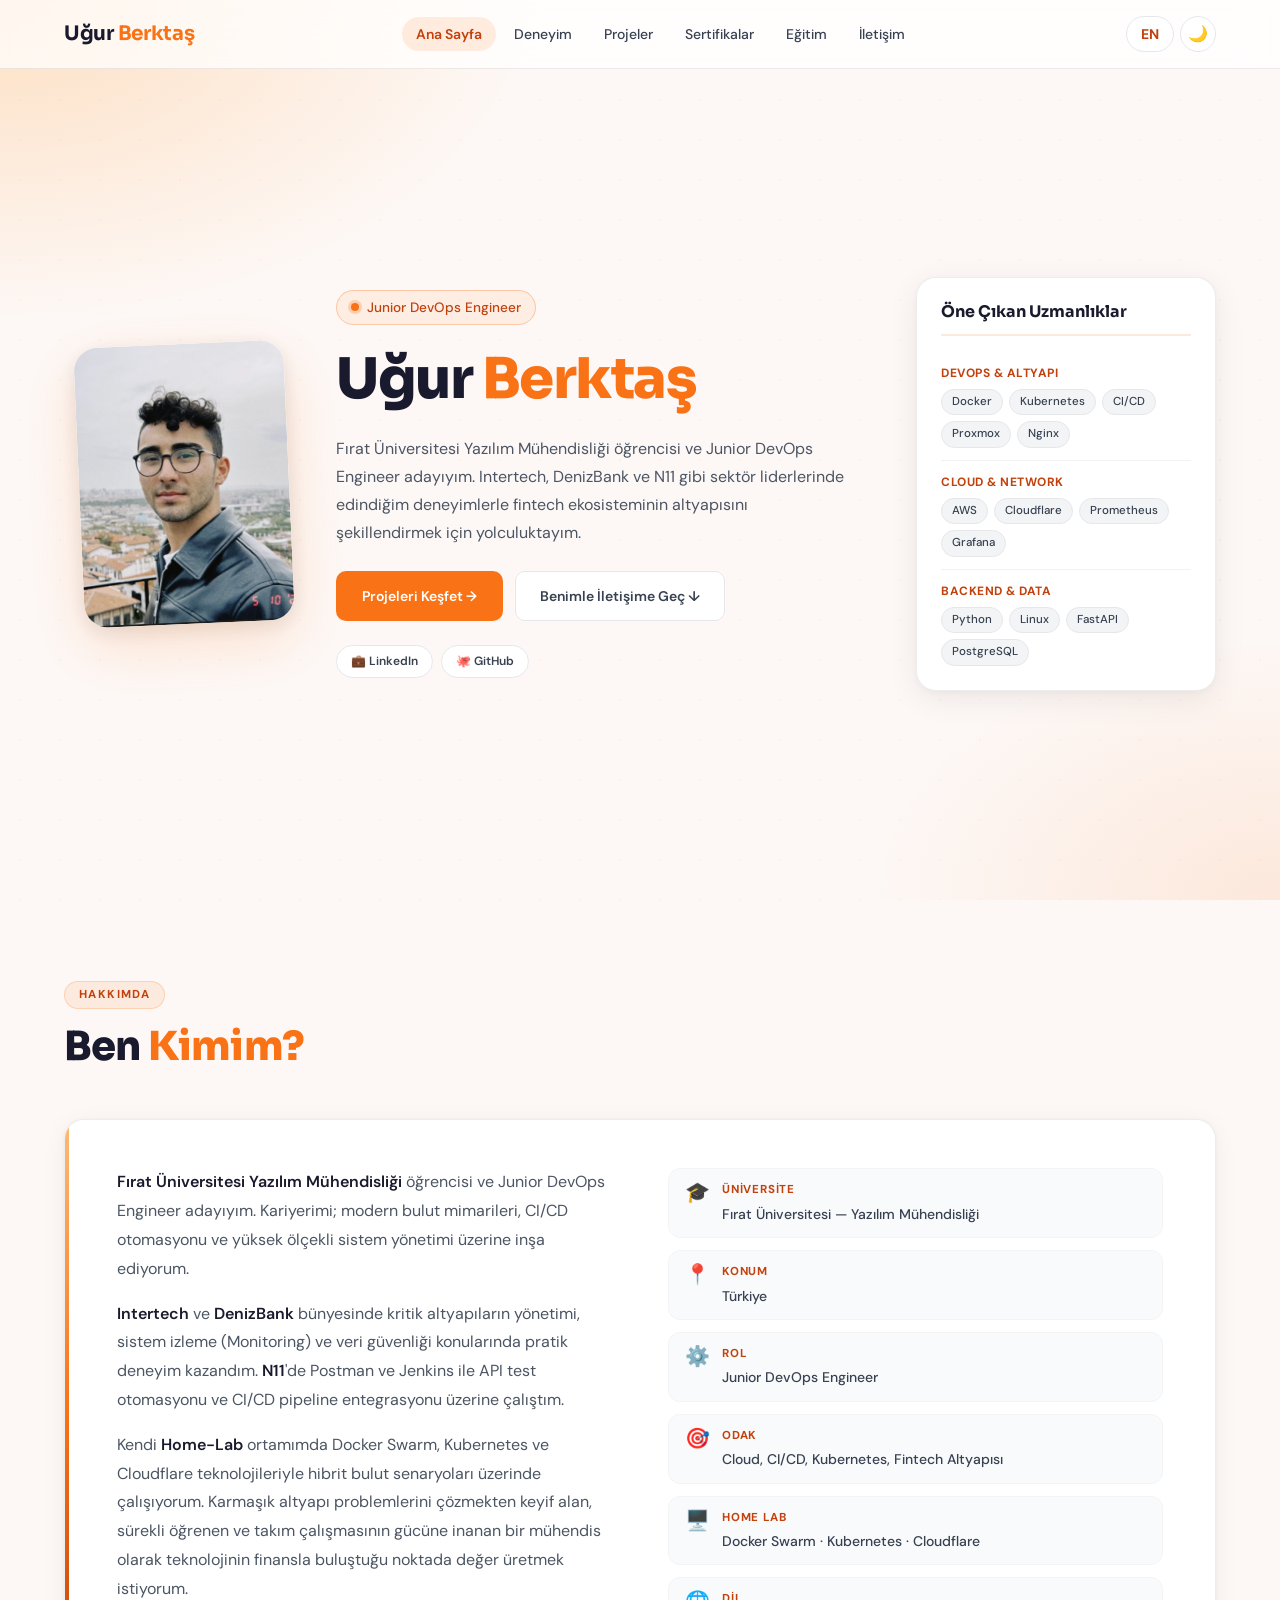
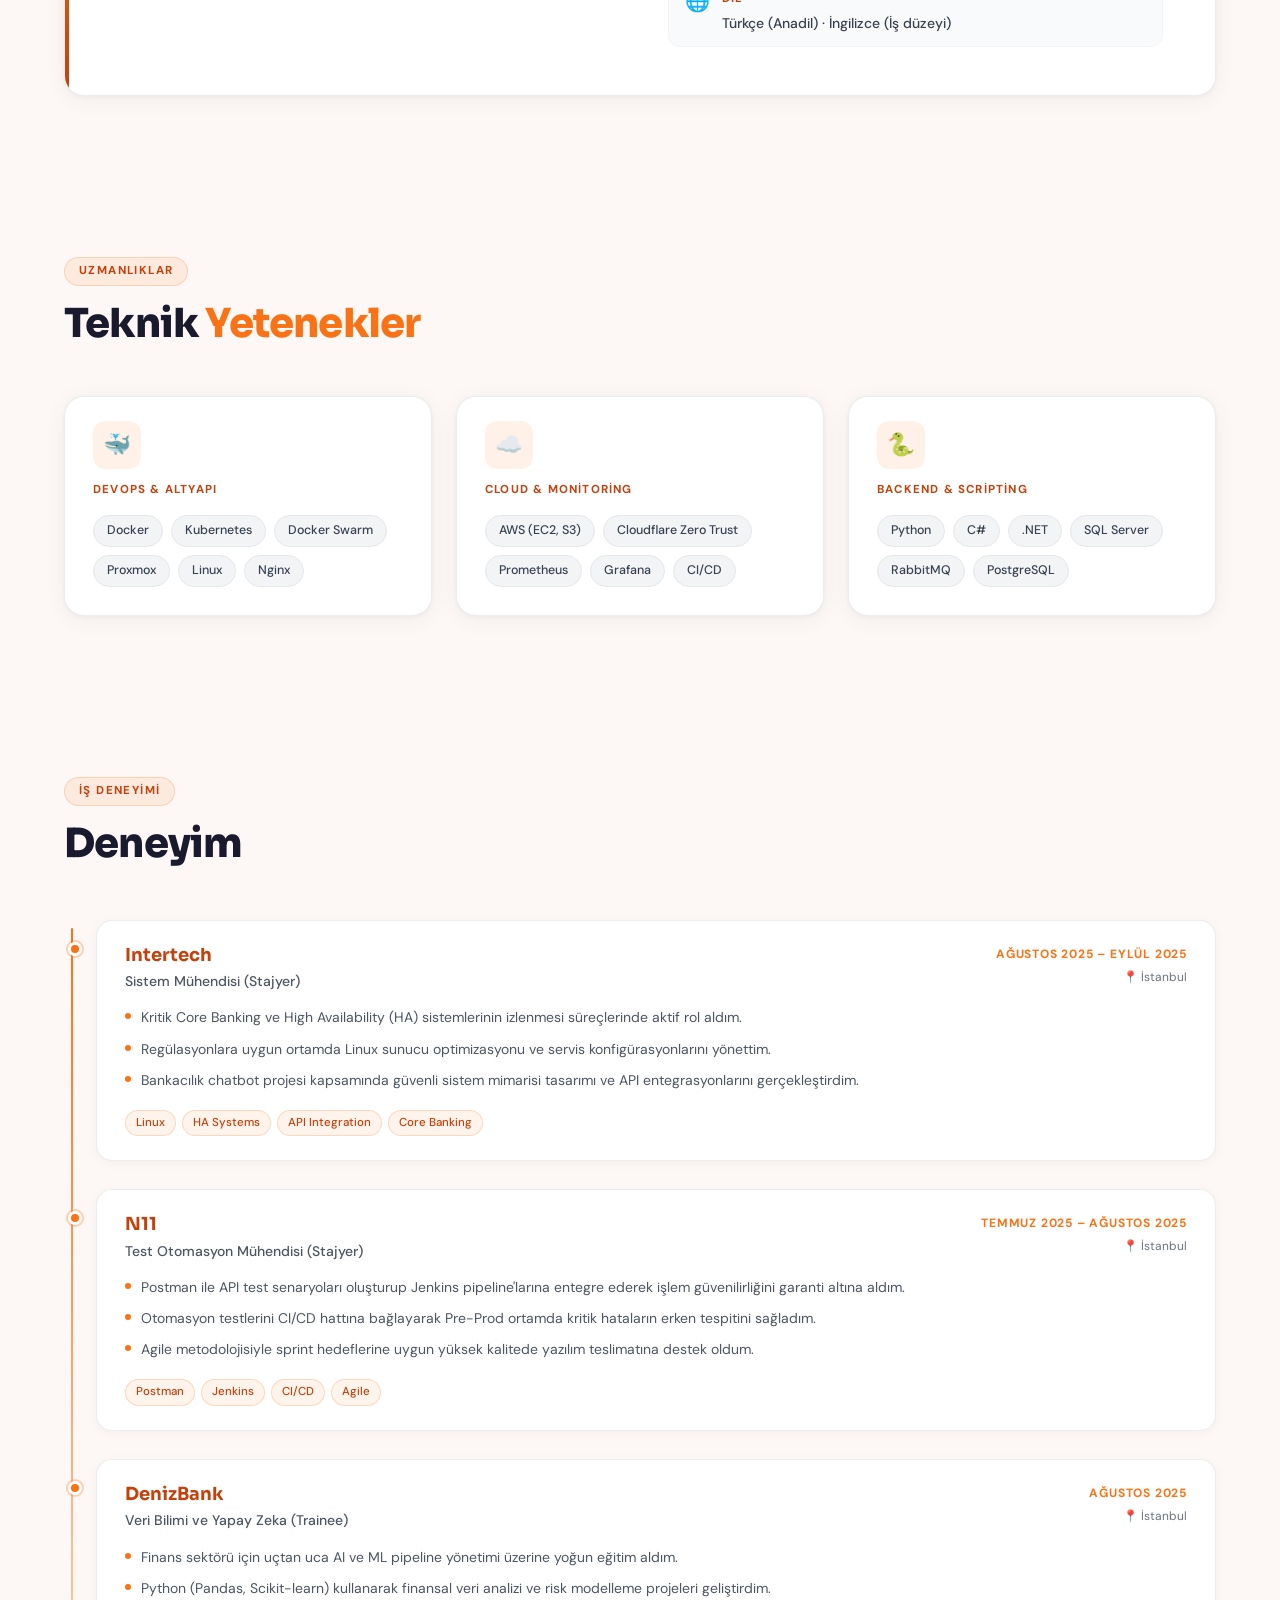
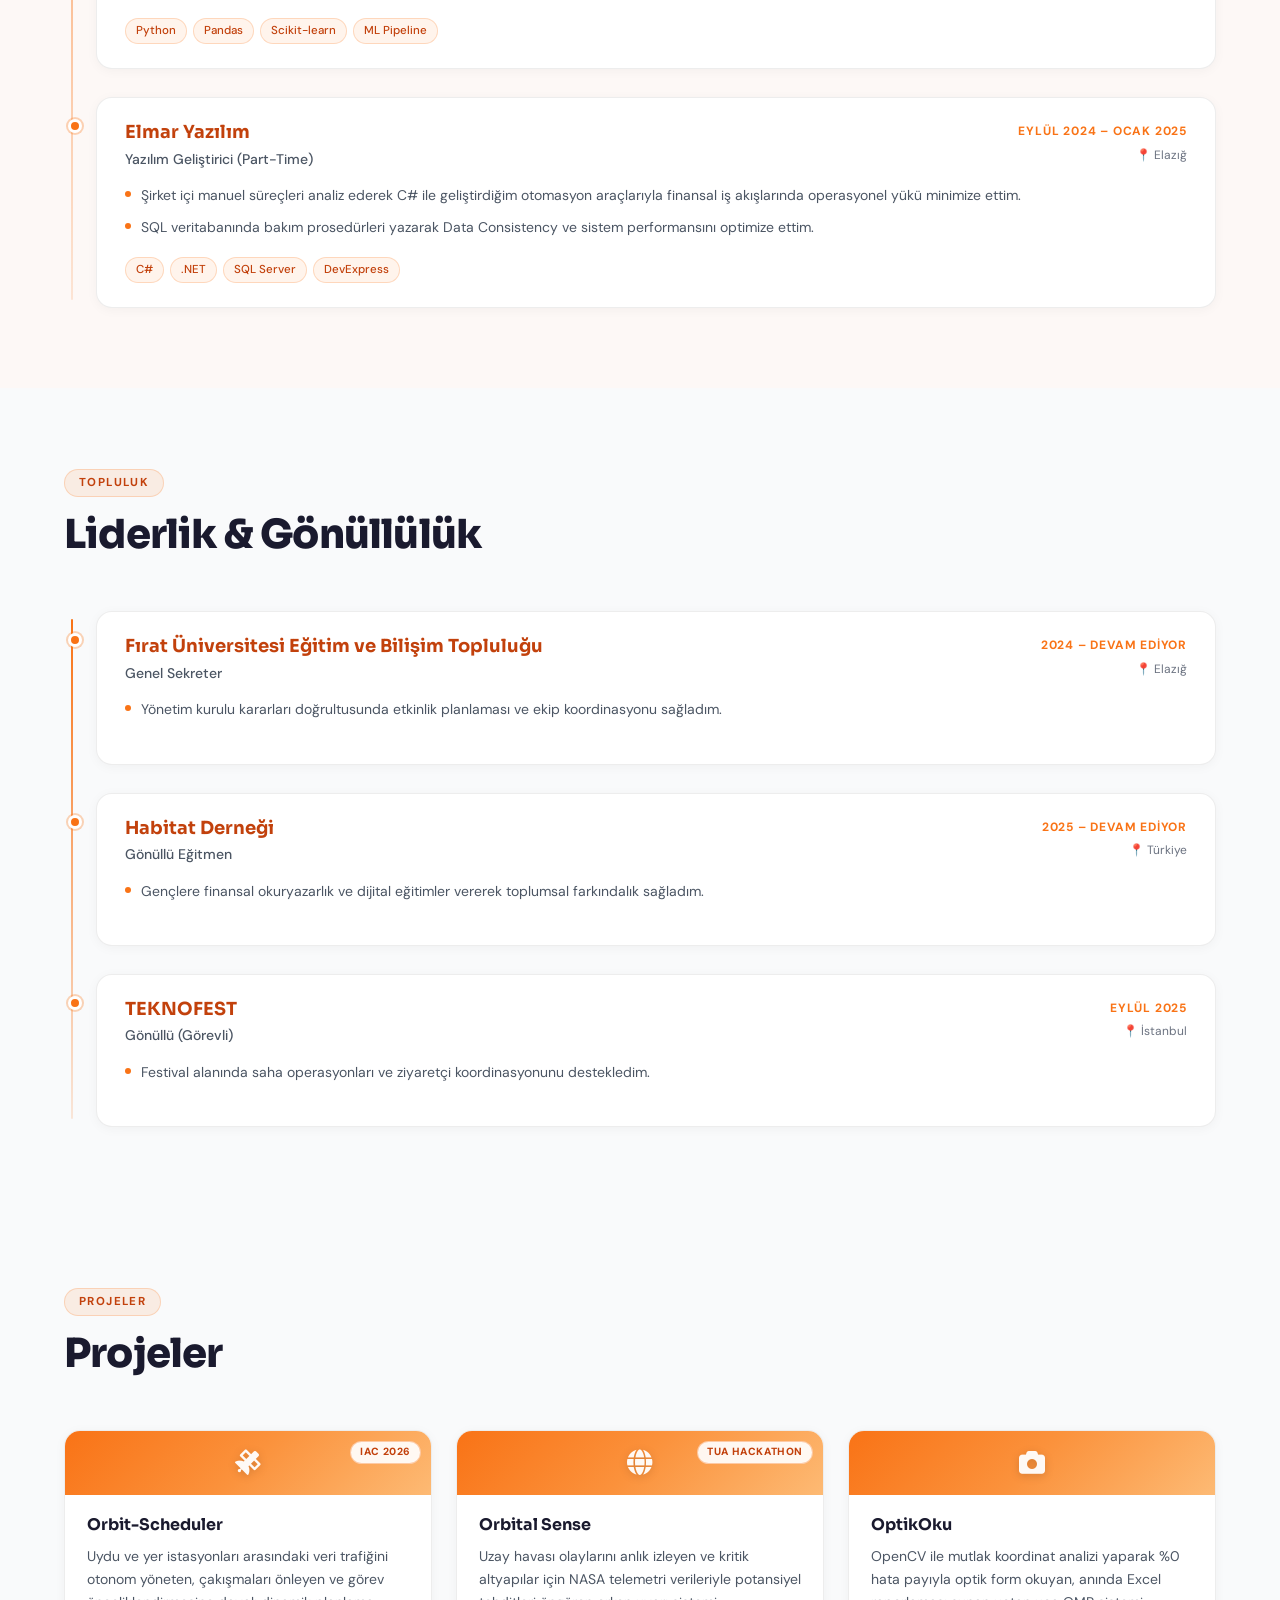
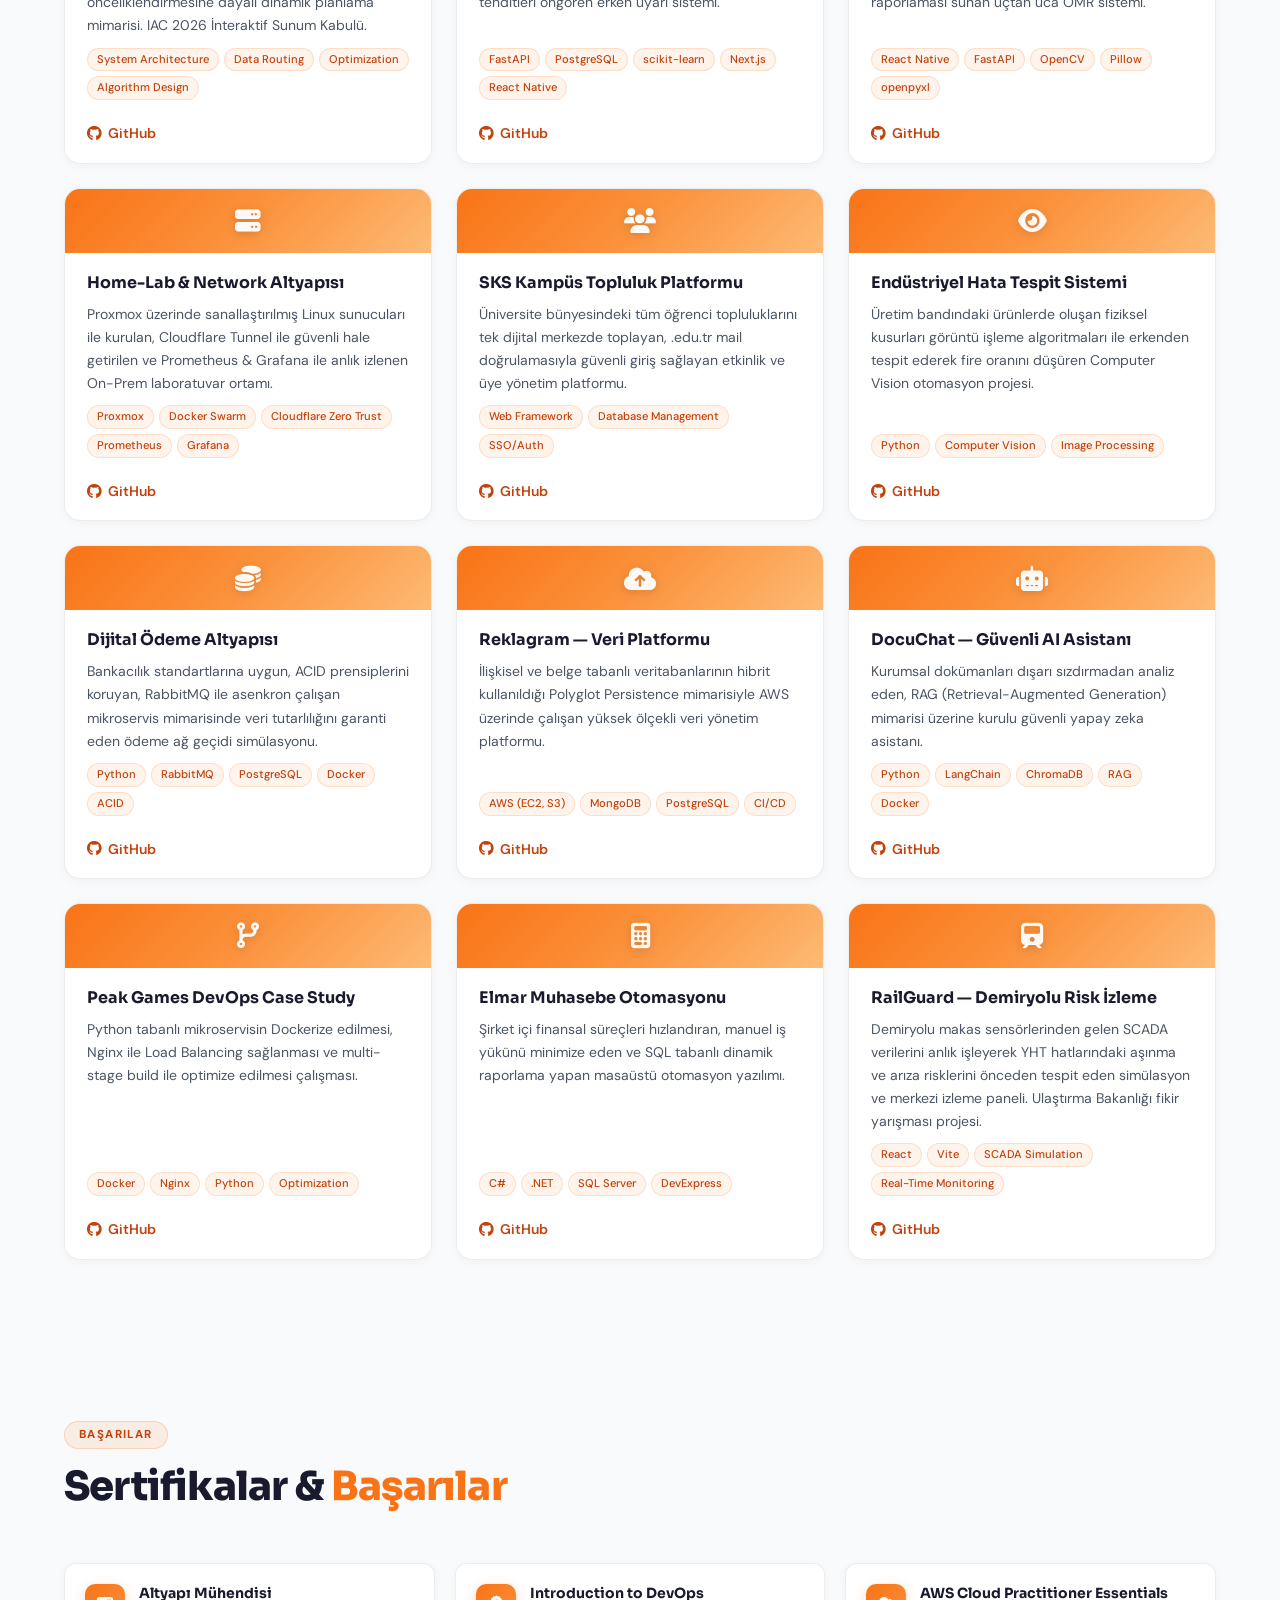
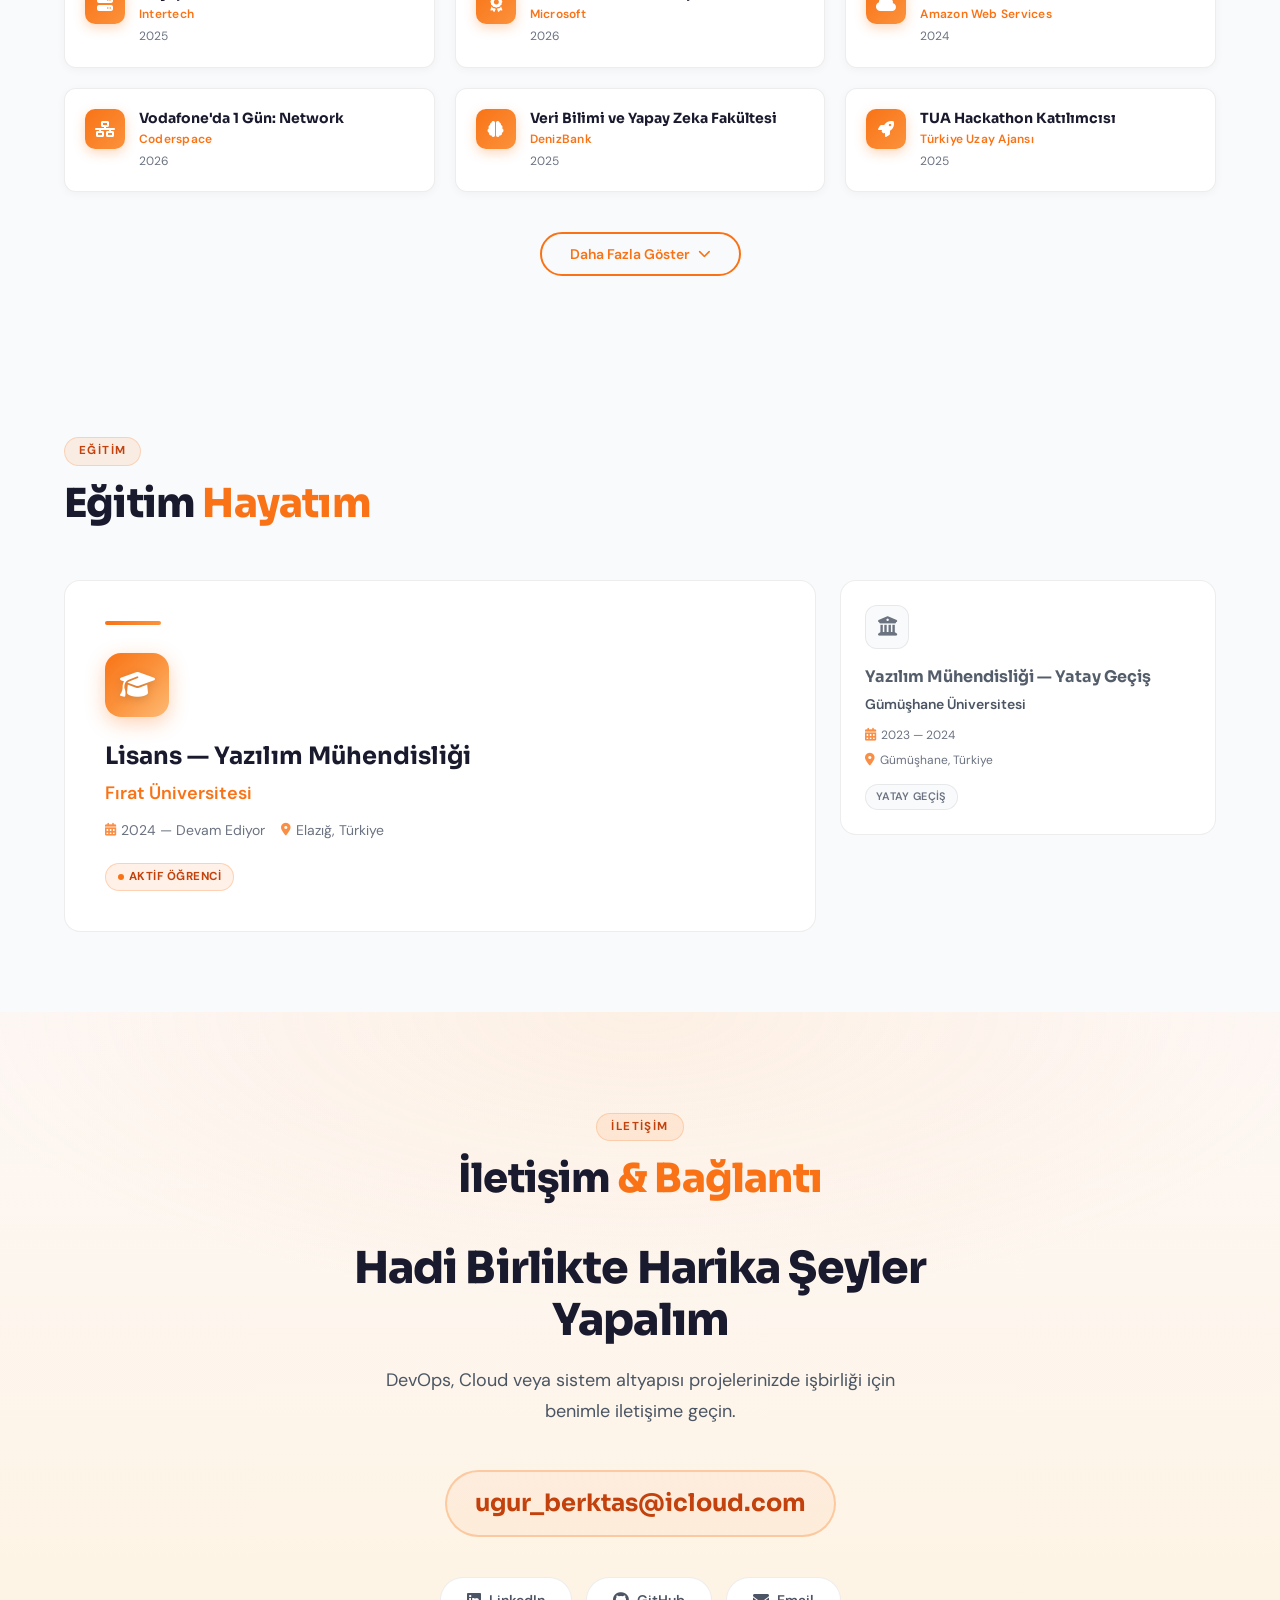
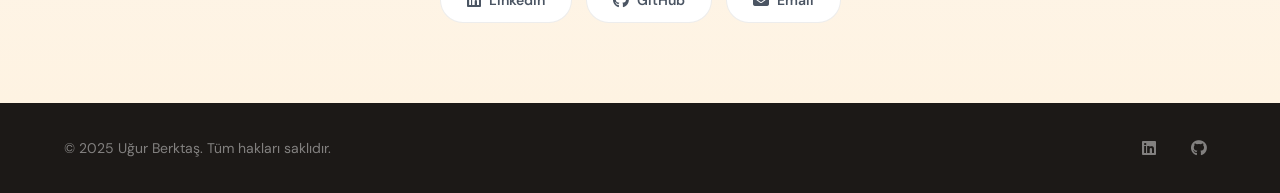
<file: ugurberktas/index.html>
<!DOCTYPE html>
<html lang="tr">
<head>
  <meta charset="UTF-8" />
  <meta name="viewport" content="width=device-width, initial-scale=1.0" />
  <meta name="description" content="Uğur Berktaş — DevOps Mühendisi kişisel portföy web sitesi. CI/CD, Kubernetes, Terraform ve Cloud altyapısı konularında deneyimli." />
  <title>Uğur Berktaş | DevOps Engineer</title>

  <!-- ── Google Fonts ── -->
  <link rel="preconnect" href="https://fonts.googleapis.com" />
  <link rel="preconnect" href="https://fonts.gstatic.com" crossorigin />
  <link
    href="https://fonts.googleapis.com/css2?family=DM+Sans:ital,opsz,wght@0,9..40,300;0,9..40,400;0,9..40,500;0,9..40,600;0,9..40,700;1,9..40,400&family=Sora:wght@300;400;600;700;800&display=swap"
    rel="stylesheet"
  />

  <!-- ── Font Awesome ── -->
  <link
    rel="stylesheet"
    href="https://cdnjs.cloudflare.com/ajax/libs/font-awesome/6.5.1/css/all.min.css"
    integrity="sha512-DTOQO9RWCH3ppGqcWaEA1BIZOC6xxalwEsw9c2QQeAIftl+Vegovlnee1c9QX4TctnWMn13TZye+giMm8e2LwA=="
    crossorigin="anonymous"
    referrerpolicy="no-referrer"
  />

  <!-- ── Stylesheets ── -->
  <link rel="stylesheet" href="assets/css/main.css" />
  <link rel="stylesheet" href="assets/css/navbar.css" />
  <link rel="stylesheet" href="assets/css/hero.css" />
  <link rel="stylesheet" href="assets/css/about.css" />
  <link rel="stylesheet" href="assets/css/experience.css" />
  <link rel="stylesheet" href="assets/css/projects.css" />
  <link rel="stylesheet" href="assets/css/certificates.css" />
  <link rel="stylesheet" href="assets/css/education.css" />
  <link rel="stylesheet" href="assets/css/contact.css" />
</head>
<body>

  <!-- ── Navbar ── -->
  <header id="navbar" role="banner">
    <nav class="nav-inner" aria-label="Ana navigasyon">

      <!-- Logo -->
      <a href="#" class="nav-logo" id="nav-logo">Uğur <span>Berktaş</span></a>

      <!-- Desktop links -->
      <ul class="nav-links" id="nav-links-desktop" role="list">
        <li><a href="#" class="active" id="nav-link-home" data-lang-key="nav-home">Ana Sayfa</a></li>
        <li><a href="#deneyim" id="nav-link-experience" data-lang-key="nav-experience">Deneyim</a></li>
        <li><a href="#projeler" id="nav-link-projects" data-lang-key="nav-projects">Projeler</a></li>
        <li><a href="#sertifikalar" id="nav-link-certificates" data-lang-key="nav-certificates">Sertifikalar</a></li>
        <li><a href="#egitim" id="nav-link-education" data-lang-key="nav-education">Eğitim</a></li>
        <li><a href="#iletisim" id="nav-link-contact" data-lang-key="nav-contact">İletişim</a></li>
      </ul>

      <!-- Right controls -->
      <div class="nav-controls">
        <button class="nav-lang-btn" id="nav-lang-btn" aria-label="Dil değiştir">TR</button>
        <button class="nav-theme-btn" id="nav-theme-btn" aria-label="Karanlık mod">🌙</button>
      </div>

      <!-- Mobile hamburger -->
      <button
        class="nav-hamburger"
        id="nav-hamburger"
        aria-label="Menüyü aç/kapat"
        aria-expanded="false"
        aria-controls="nav-mobile"
      >
        <span></span>
        <span></span>
        <span></span>
      </button>
    </nav>

    <!-- Mobile drawer -->
    <div class="nav-mobile" id="nav-mobile" role="navigation" aria-label="Mobil navigasyon">
      <a href="#" class="active" id="nav-mobile-home" data-lang-key="nav-home">Ana Sayfa</a>
      <a href="#deneyim" id="nav-mobile-experience" data-lang-key="nav-experience">Deneyim</a>
      <a href="#projeler" id="nav-mobile-projects" data-lang-key="nav-projects">Projeler</a>
      <a href="#sertifikalar" id="nav-mobile-certificates" data-lang-key="nav-certificates">Sertifikalar</a>
      <a href="#egitim" id="nav-mobile-education" data-lang-key="nav-education">Eğitim</a>
      <a href="#iletisim" id="nav-mobile-contact" data-lang-key="nav-contact">İletişim</a>
      <div class="nav-mobile-controls">
        <button class="nav-lang-btn" aria-label="Dil değiştir">TR</button>
        <button class="nav-theme-btn" aria-label="Karanlık mod">🌙</button>
      </div>
    </div>
  </header>

  <!-- ── Hero ── -->
  <section id="hero" aria-label="Hero bölümü">
    <div class="hero-container">
      <div class="hero-grid">

        <!-- LEFT — Photo -->
        <div class="hero-photo-wrapper">
          <div class="hero-photo-card" id="hero-photo-card">
            <img
              src="assets/images/profile.jpg"
              alt="Uğur Berktaş profil fotoğrafı"
              class="hero-photo-img"
              id="hero-profile-img"
              onerror="this.style.display='none'; this.nextElementSibling.style.display='flex';"
            />
            <div class="hero-photo-placeholder" aria-label="Uğur Berktaş profil fotoğrafı" style="display:none;">
              <span class="hero-photo-initials">UB</span>
              <span class="hero-photo-label">DevOps Engineer</span>
            </div>
          </div>
        </div>

        <!-- CENTER — Content -->
        <div class="hero-content">
          <span class="hero-badge" id="hero-badge" data-lang-key="hero-badge" style="border:1px solid rgba(249,115,22,0.3);background:rgba(249,115,22,0.08);border-radius:20px;padding:6px 14px;font-size:0.85rem;font-weight:500;">Junior DevOps Engineer</span>

          <h1 class="hero-name" id="hero-name">
            Uğur <span class="name-highlight">Berktaş</span>
          </h1>

          <p class="hero-desc" id="hero-desc" data-lang-key="hero-desc">
            Fırat Üniversitesi Yazılım Mühendisliği öğrencisi ve Junior DevOps Engineer adayıyım.
            Intertech, DenizBank ve N11 gibi sektör liderlerinde edindiğim deneyimlerle fintech
            ekosisteminin altyapısını şekillendirmek için yolculuktayım.
          </p>

          <div class="hero-buttons" id="hero-buttons">
            <a href="#projeler" class="btn-primary" id="btn-projects" data-lang-key="btn-projects">Projeleri Keşfet →</a>
            <a href="mailto:ugur_berktas@icloud.com" class="btn-secondary" id="btn-contact" data-lang-key="btn-contact">Benimle İletişime Geç ↓</a>
          </div>

          <div class="hero-socials" id="hero-socials" role="list" aria-label="Sosyal bağlantılar">
            <a href="https://linkedin.com/in/ugurberktas" class="social-pill" id="social-linkedin" role="listitem" target="_blank" rel="noopener noreferrer" aria-label="LinkedIn profili" data-lang-key="social-linkedin">💼 LinkedIn</a>
            <a href="https://github.com/ugurberktas" class="social-pill" id="social-github" role="listitem" target="_blank" rel="noopener noreferrer" aria-label="GitHub profili" data-lang-key="social-github">🐙 GitHub</a>
          </div>
        </div>

        <!-- RIGHT — Skills card -->
        <div class="hero-skills-wrapper">
          <div class="hero-skills-card" id="hero-skills-card">
            <h2 class="skills-card-title" data-lang-key="skills-card-title">Öne Çıkan Uzmanlıklar</h2>

            <div class="skill-row" id="skill-devops">
              <span class="skill-row-label" data-lang-key="skill-row-devops">DEVOPS &amp; ALTYAPI</span>
              <div class="skill-row-tags">
                <span class="skill-tag">Docker</span>
                <span class="skill-tag">Kubernetes</span>
                <span class="skill-tag">CI/CD</span>
                <span class="skill-tag">Proxmox</span>
                <span class="skill-tag">Nginx</span>
              </div>
            </div>

            <div class="skill-row" id="skill-cloud">
              <span class="skill-row-label" data-lang-key="skill-row-cloud">CLOUD &amp; NETWORK</span>
              <div class="skill-row-tags">
                <span class="skill-tag">AWS</span>
                <span class="skill-tag">Cloudflare</span>
                <span class="skill-tag">Prometheus</span>
                <span class="skill-tag">Grafana</span>
              </div>
            </div>

            <div class="skill-row" id="skill-backend">
              <span class="skill-row-label" data-lang-key="skill-row-backend">BACKEND &amp; DATA</span>
              <div class="skill-row-tags">
                <span class="skill-tag">Python</span>
                <span class="skill-tag">Linux</span>
                <span class="skill-tag">FastAPI</span>
                <span class="skill-tag">PostgreSQL</span>
              </div>
            </div>
          </div>
        </div>

      </div>
    </div>
  </section>

  <!-- ── Hakkımda ── -->
  <section id="hakkimda" aria-label="Hakkımda bölümü">
    <div class="about-container">

      <div class="section-header reveal">
        <span class="section-label" data-lang-key="about-label">Hakkımda</span>
        <h2 class="section-heading" data-lang-key="about-heading">Ben <span class="hl">Kimim?</span></h2>
      </div>

      <div class="about-card reveal reveal-delay-1">

        <!-- Left: paragraphs -->
        <div class="about-text-col">
          <p class="about-paragraph" data-lang-key="about-p1"></p>
          <p class="about-paragraph" data-lang-key="about-p2"></p>
          <p class="about-paragraph" data-lang-key="about-p3"></p>
        </div>

        <!-- Right: quick facts -->
        <div class="about-facts-col">
          <div class="about-fact" id="fact-university">
            <span class="about-fact-icon">🎓</span>
            <div class="about-fact-body">
              <span class="about-fact-key" data-lang-key="fact-key-university">Üniversite</span>
              <span class="about-fact-val" data-lang-key="fact-val-university">Fırat Üniversitesi — Yazılım Mühendisliği</span>
            </div>
          </div>
          <div class="about-fact" id="fact-location">
            <span class="about-fact-icon">📍</span>
            <div class="about-fact-body">
              <span class="about-fact-key" data-lang-key="fact-key-location">Konum</span>
              <span class="about-fact-val" data-lang-key="fact-val-location">Türkiye</span>
            </div>
          </div>
          <div class="about-fact" id="fact-role">
            <span class="about-fact-icon">⚙️</span>
            <div class="about-fact-body">
              <span class="about-fact-key" data-lang-key="fact-key-role">Rol</span>
              <span class="about-fact-val" data-lang-key="fact-val-role">Junior DevOps Engineer</span>
            </div>
          </div>
          <div class="about-fact" id="fact-focus">
            <span class="about-fact-icon">🎯</span>
            <div class="about-fact-body">
              <span class="about-fact-key" data-lang-key="fact-key-focus">Odak</span>
              <span class="about-fact-val" data-lang-key="fact-val-focus">Cloud, CI/CD, Kubernetes, Fintech Altyapısı</span>
            </div>
          </div>
          <div class="about-fact" id="fact-lab">
            <span class="about-fact-icon">🖥️</span>
            <div class="about-fact-body">
              <span class="about-fact-key" data-lang-key="fact-key-lab">Home Lab</span>
              <span class="about-fact-val" data-lang-key="fact-val-lab">Docker Swarm · Kubernetes · Cloudflare</span>
            </div>
          </div>
          <div class="about-fact" id="fact-language">
            <span class="about-fact-icon">🌐</span>
            <div class="about-fact-body">
              <span class="about-fact-key" data-lang-key="fact-key-language">Dil</span>
              <span class="about-fact-val" data-lang-key="fact-val-language">Türkçe (Anadil) · İngilizce (İş düzeyi)</span>
            </div>
          </div>
        </div>

      </div>
    </div>
  </section>

  <!-- ── Teknik Yetenekler ── -->
  <section id="yetenekler" aria-label="Teknik yetenekler bölümü">
    <div class="skills-container">

      <div class="section-header reveal">
        <span class="section-label" data-lang-key="skills-label">Uzmanlıklar</span>
        <h2 class="section-heading" data-lang-key="skills-heading">Teknik <span class="hl">Yetenekler</span></h2>
      </div>

      <div class="skills-grid">

        <!-- Card 1: DevOps & Altyapı -->
        <div class="skill-card reveal reveal-delay-1" id="skill-card-devops">
          <div class="skill-card-icon" aria-hidden="true">🐳</div>
          <span class="skill-card-title" data-lang-key="skill-card-title-devops">DevOps &amp; Altyapı</span>
          <div class="skill-card-tags">
            <span class="skill-pill">Docker</span>
            <span class="skill-pill">Kubernetes</span>
            <span class="skill-pill">Docker Swarm</span>
            <span class="skill-pill">Proxmox</span>
            <span class="skill-pill">Linux</span>
            <span class="skill-pill">Nginx</span>
          </div>
        </div>

        <!-- Card 2: Cloud & Monitoring -->
        <div class="skill-card reveal reveal-delay-2" id="skill-card-cloud">
          <div class="skill-card-icon" aria-hidden="true">☁️</div>
          <span class="skill-card-title" data-lang-key="skill-card-title-cloud">Cloud &amp; Monitoring</span>
          <div class="skill-card-tags">
            <span class="skill-pill">AWS (EC2, S3)</span>
            <span class="skill-pill">Cloudflare Zero Trust</span>
            <span class="skill-pill">Prometheus</span>
            <span class="skill-pill">Grafana</span>
            <span class="skill-pill">CI/CD</span>
          </div>
        </div>

        <!-- Card 3: Backend & Scripting -->
        <div class="skill-card reveal reveal-delay-3" id="skill-card-backend">
          <div class="skill-card-icon" aria-hidden="true">🐍</div>
          <span class="skill-card-title" data-lang-key="skill-card-title-backend">Backend &amp; Scripting</span>
          <div class="skill-card-tags">
            <span class="skill-pill">Python</span>
            <span class="skill-pill">C#</span>
            <span class="skill-pill">.NET</span>
            <span class="skill-pill">SQL Server</span>
            <span class="skill-pill">RabbitMQ</span>
            <span class="skill-pill">PostgreSQL</span>
          </div>
        </div>

      </div>
    </div>
  </section>

  <!-- ── Experience / Deneyim ── -->
  <section id="deneyim" aria-label="Deneyim bölümü">
    <div class="experience-container">

      <div class="section-header reveal">
        <span class="section-label" data-lang-key="exp-label">İş Deneyimi</span>
        <h2 class="section-heading" data-lang-key="section-experience">Deneyim</h2>
      </div>

      <div class="timeline">

        <!-- Intertech -->
        <div class="timeline-item reveal" id="exp-intertech">
          <div class="timeline-card">
            <div class="timeline-header">
              <div class="timeline-title-group">
                <span class="timeline-company">Intertech</span>
                <span class="timeline-role" data-lang-key="intertech-role">Sistem Mühendisi (Stajyer)</span>
              </div>
              <div class="timeline-meta">
                <span class="timeline-date" data-lang-key="intertech-date">Ağustos 2025 – Eylül 2025</span>
                <span class="timeline-location">📍 İstanbul</span>
              </div>
            </div>
            <ul class="timeline-list">
              <li data-lang-key="intertech-li1">Kritik Core Banking ve High Availability (HA) sistemlerinin izlenmesi süreçlerinde aktif rol aldım.</li>
              <li data-lang-key="intertech-li2">Regülasyonlara uygun ortamda Linux sunucu optimizasyonu ve servis konfigürasyonlarını yönettim.</li>
              <li data-lang-key="intertech-li3">Bankacılık chatbot projesi kapsamında güvenli sistem mimarisi tasarımı ve API entegrasyonlarını gerçekleştirdim.</li>
            </ul>
            <div class="timeline-tags">
              <span class="timeline-tag">Linux</span>
              <span class="timeline-tag">HA Systems</span>
              <span class="timeline-tag">API Integration</span>
              <span class="timeline-tag">Core Banking</span>
            </div>
          </div>
        </div>

        <!-- N11 -->
        <div class="timeline-item reveal reveal-delay-1" id="exp-n11">
          <div class="timeline-card">
            <div class="timeline-header">
              <div class="timeline-title-group">
                <span class="timeline-company">N11</span>
                <span class="timeline-role" data-lang-key="n11-role">Test Otomasyon Mühendisi (Stajyer)</span>
              </div>
              <div class="timeline-meta">
                <span class="timeline-date" data-lang-key="n11-date">Temmuz 2025 – Ağustos 2025</span>
                <span class="timeline-location">📍 İstanbul</span>
              </div>
            </div>
            <ul class="timeline-list">
              <li data-lang-key="n11-li1">Postman ile API test senaryoları oluşturup Jenkins pipeline'larına entegre ederek işlem güvenilirliğini garanti altına aldım.</li>
              <li data-lang-key="n11-li2">Otomasyon testlerini CI/CD hattına bağlayarak Pre-Prod ortamda kritik hataların erken tespitini sağladım.</li>
              <li data-lang-key="n11-li3">Agile metodolojisiyle sprint hedeflerine uygun yüksek kalitede yazılım teslimatına destek oldum.</li>
            </ul>
            <div class="timeline-tags">
              <span class="timeline-tag">Postman</span>
              <span class="timeline-tag">Jenkins</span>
              <span class="timeline-tag">CI/CD</span>
              <span class="timeline-tag">Agile</span>
            </div>
          </div>
        </div>

        <!-- DenizBank -->
        <div class="timeline-item reveal reveal-delay-2" id="exp-denizbank">
          <div class="timeline-card">
            <div class="timeline-header">
              <div class="timeline-title-group">
                <span class="timeline-company">DenizBank</span>
                <span class="timeline-role" data-lang-key="denizbank-role">Veri Bilimi ve Yapay Zeka (Trainee)</span>
              </div>
              <div class="timeline-meta">
                <span class="timeline-date" data-lang-key="denizbank-date">Ağustos 2025</span>
                <span class="timeline-location">📍 İstanbul</span>
              </div>
            </div>
            <ul class="timeline-list">
              <li data-lang-key="denizbank-li1">Finans sektörü için uçtan uca AI ve ML pipeline yönetimi üzerine yoğun eğitim aldım.</li>
              <li data-lang-key="denizbank-li2">Python (Pandas, Scikit-learn) kullanarak finansal veri analizi ve risk modelleme projeleri geliştirdim.</li>
            </ul>
            <div class="timeline-tags">
              <span class="timeline-tag">Python</span>
              <span class="timeline-tag">Pandas</span>
              <span class="timeline-tag">Scikit-learn</span>
              <span class="timeline-tag">ML Pipeline</span>
            </div>
          </div>
        </div>

        <!-- Elmar Yazılım -->
        <div class="timeline-item reveal reveal-delay-3" id="exp-elmar">
          <div class="timeline-card">
            <div class="timeline-header">
              <div class="timeline-title-group">
                <span class="timeline-company">Elmar Yazılım</span>
                <span class="timeline-role" data-lang-key="elmar-role">Yazılım Geliştirici (Part-Time)</span>
              </div>
              <div class="timeline-meta">
                <span class="timeline-date" data-lang-key="elmar-date">Eylül 2024 – Ocak 2025</span>
                <span class="timeline-location">📍 Elazığ</span>
              </div>
            </div>
            <ul class="timeline-list">
              <li data-lang-key="elmar-li1">Şirket içi manuel süreçleri analiz ederek C# ile geliştirdiğim otomasyon araçlarıyla finansal iş akışlarında operasyonel yükü minimize ettim.</li>
              <li data-lang-key="elmar-li2">SQL veritabanında bakım prosedürleri yazarak Data Consistency ve sistem performansını optimize ettim.</li>
            </ul>
            <div class="timeline-tags">
              <span class="timeline-tag">C#</span>
              <span class="timeline-tag">.NET</span>
              <span class="timeline-tag">SQL Server</span>
              <span class="timeline-tag">DevExpress</span>
            </div>
          </div>
        </div>

      </div>
    </div>
  </section>

  <!-- ── Liderlik & Gönüllülük ── -->
  <section id="gonullu" aria-label="Liderlik ve Gönüllülük bölümü">
    <div class="experience-container">

      <div class="section-header reveal">
        <span class="section-label" data-lang-key="vol-label">Topluluk</span>
        <h2 class="section-heading" data-lang-key="section-volunteering">Liderlik &amp; Gönüllülük</h2>
      </div>

      <div class="timeline">

        <!-- Fırat Üniversitesi Eğitim ve Bilişim Topluluğu -->
        <div class="timeline-item reveal" id="vol-fueb">
          <div class="timeline-card">
            <div class="timeline-header">
              <div class="timeline-title-group">
                <span class="timeline-company">Fırat Üniversitesi Eğitim ve Bilişim Topluluğu</span>
                <span class="timeline-role" data-lang-key="fueb-role">Genel Sekreter</span>
              </div>
              <div class="timeline-meta">
                <span class="timeline-date" data-lang-key="fueb-date">2024 – Devam Ediyor</span>
                <span class="timeline-location">📍 Elazığ</span>
              </div>
            </div>
            <ul class="timeline-list">
              <li data-lang-key="fueb-li1">Yönetim kurulu kararları doğrultusunda etkinlik planlaması ve ekip koordinasyonu sağladım.</li>
            </ul>
          </div>
        </div>

        <!-- Habitat Derneği -->
        <div class="timeline-item reveal reveal-delay-1" id="vol-habitat">
          <div class="timeline-card">
            <div class="timeline-header">
              <div class="timeline-title-group">
                <span class="timeline-company">Habitat Derneği</span>
                <span class="timeline-role" data-lang-key="habitat-role">Gönüllü Eğitmen</span>
              </div>
              <div class="timeline-meta">
                <span class="timeline-date" data-lang-key="habitat-date">2025 – Devam Ediyor</span>
                <span class="timeline-location">📍 Türkiye</span>
              </div>
            </div>
            <ul class="timeline-list">
              <li data-lang-key="habitat-li1">Gençlere finansal okuryazarlık ve dijital eğitimler vererek toplumsal farkındalık sağladım.</li>
            </ul>
          </div>
        </div>

        <!-- TEKNOFEST -->
        <div class="timeline-item reveal reveal-delay-2" id="vol-teknofest">
          <div class="timeline-card">
            <div class="timeline-header">
              <div class="timeline-title-group">
                <span class="timeline-company">TEKNOFEST</span>
                <span class="timeline-role" data-lang-key="teknofest-role">Gönüllü (Görevli)</span>
              </div>
              <div class="timeline-meta">
                <span class="timeline-date" data-lang-key="teknofest-date">Eylül 2025</span>
                <span class="timeline-location">📍 İstanbul</span>
              </div>
            </div>
            <ul class="timeline-list">
              <li data-lang-key="teknofest-li1">Festival alanında saha operasyonları ve ziyaretçi koordinasyonunu destekledim.</li>
            </ul>
          </div>
        </div>

      </div>
    </div>
  </section>

  <!-- ── Projects / Projeler ── -->
  <section id="projeler" aria-label="Projeler bölümü">
    <div class="projects-container">

      <div class="section-header reveal">
        <span class="section-label" data-lang-key="proj-label">Projeler</span>
        <h2 class="section-heading" data-lang-key="section-projects">Projeler</h2>
      </div>

      <div class="projects-grid">

        <!-- 1. Orbit-Scheduler -->
        <div class="project-card reveal" id="proj-orbit-scheduler">
          <div class="project-card-banner">
            <i class="fa-solid fa-satellite"></i>
            <span class="project-badge">IAC 2026</span>
          </div>
          <div class="project-card-body">
            <span class="project-name">Orbit-Scheduler</span>
            <p class="project-desc" data-lang-key="proj-desc-orbit-scheduler">Uydu ve yer istasyonları arasındaki veri trafiğini otonom yöneten, çakışmaları önleyen ve görev önceliklendirmesine dayalı dinamik planlama mimarisi. IAC 2026 İnteraktif Sunum Kabulü.</p>
            <div class="project-tags">
              <span class="project-tag">System Architecture</span>
              <span class="project-tag">Data Routing</span>
              <span class="project-tag">Optimization</span>
              <span class="project-tag">Algorithm Design</span>
            </div>
          </div>
          <div class="project-footer">
            <a href="https://github.com/ugurberktas" class="project-github-link" target="_blank" rel="noopener noreferrer">
              <i class="fa-brands fa-github"></i> GitHub
            </a>
          </div>
        </div>

        <!-- 2. Orbital Sense -->
        <div class="project-card reveal reveal-delay-1" id="proj-orbital-sense">
          <div class="project-card-banner">
            <i class="fa-solid fa-globe"></i>
            <span class="project-badge">TUA Hackathon</span>
          </div>
          <div class="project-card-body">
            <span class="project-name">Orbital Sense</span>
            <p class="project-desc" data-lang-key="proj-desc-orbital-sense">Uzay havası olaylarını anlık izleyen ve kritik altyapılar için NASA telemetri verileriyle potansiyel tehditleri öngören erken uyarı sistemi.</p>
            <div class="project-tags">
              <span class="project-tag">FastAPI</span>
              <span class="project-tag">PostgreSQL</span>
              <span class="project-tag">scikit-learn</span>
              <span class="project-tag">Next.js</span>
              <span class="project-tag">React Native</span>
            </div>
          </div>
          <div class="project-footer">
            <a href="https://github.com/ugurberktas" class="project-github-link" target="_blank" rel="noopener noreferrer">
              <i class="fa-brands fa-github"></i> GitHub
            </a>
          </div>
        </div>

        <!-- 3. OptikOku -->
        <div class="project-card reveal reveal-delay-2" id="proj-optikoku">
          <div class="project-card-banner">
            <i class="fa-solid fa-camera"></i>
          </div>
          <div class="project-card-body">
            <span class="project-name">OptikOku</span>
            <p class="project-desc" data-lang-key="proj-desc-optikoku">OpenCV ile mutlak koordinat analizi yaparak %0 hata payıyla optik form okuyan, anında Excel raporlaması sunan uçtan uca OMR sistemi.</p>
            <div class="project-tags">
              <span class="project-tag">React Native</span>
              <span class="project-tag">FastAPI</span>
              <span class="project-tag">OpenCV</span>
              <span class="project-tag">Pillow</span>
              <span class="project-tag">openpyxl</span>
            </div>
          </div>
          <div class="project-footer">
            <a href="https://github.com/ugurberktas" class="project-github-link" target="_blank" rel="noopener noreferrer">
              <i class="fa-brands fa-github"></i> GitHub
            </a>
          </div>
        </div>

        <!-- 4. Home-Lab -->
        <div class="project-card reveal reveal-delay-1" id="proj-homelab">
          <div class="project-card-banner">
            <i class="fa-solid fa-server"></i>
          </div>
          <div class="project-card-body">
            <span class="project-name">Home-Lab &amp; Network Altyapısı</span>
            <p class="project-desc" data-lang-key="proj-desc-homelab">Proxmox üzerinde sanallaştırılmış Linux sunucuları ile kurulan, Cloudflare Tunnel ile güvenli hale getirilen ve Prometheus &amp; Grafana ile anlık izlenen On-Prem laboratuvar ortamı.</p>
            <div class="project-tags">
              <span class="project-tag">Proxmox</span>
              <span class="project-tag">Docker Swarm</span>
              <span class="project-tag">Cloudflare Zero Trust</span>
              <span class="project-tag">Prometheus</span>
              <span class="project-tag">Grafana</span>
            </div>
          </div>
          <div class="project-footer">
            <a href="https://github.com/ugurberktas" class="project-github-link" target="_blank" rel="noopener noreferrer">
              <i class="fa-brands fa-github"></i> GitHub
            </a>
          </div>
        </div>

        <!-- 5. SKS Kampüs -->
        <div class="project-card reveal reveal-delay-2" id="proj-sks">
          <div class="project-card-banner">
            <i class="fa-solid fa-users"></i>
          </div>
          <div class="project-card-body">
            <span class="project-name">SKS Kampüs Topluluk Platformu</span>
            <p class="project-desc" data-lang-key="proj-desc-sks">Üniversite bünyesindeki tüm öğrenci topluluklarını tek dijital merkezde toplayan, .edu.tr mail doğrulamasıyla güvenli giriş sağlayan etkinlik ve üye yönetim platformu.</p>
            <div class="project-tags">
              <span class="project-tag">Web Framework</span>
              <span class="project-tag">Database Management</span>
              <span class="project-tag">SSO/Auth</span>
            </div>
          </div>
          <div class="project-footer">
            <a href="https://github.com/ugurberktas" class="project-github-link" target="_blank" rel="noopener noreferrer">
              <i class="fa-brands fa-github"></i> GitHub
            </a>
          </div>
        </div>

        <!-- 6. Endüstriyel Hata Tespit -->
        <div class="project-card reveal reveal-delay-3" id="proj-hata-tespit">
          <div class="project-card-banner">
            <i class="fa-solid fa-eye"></i>
          </div>
          <div class="project-card-body">
            <span class="project-name">Endüstriyel Hata Tespit Sistemi</span>
            <p class="project-desc" data-lang-key="proj-desc-hata-tespit">Üretim bandındaki ürünlerde oluşan fiziksel kusurları görüntü işleme algoritmaları ile erkenden tespit ederek fire oranını düşüren Computer Vision otomasyon projesi.</p>
            <div class="project-tags">
              <span class="project-tag">Python</span>
              <span class="project-tag">Computer Vision</span>
              <span class="project-tag">Image Processing</span>
            </div>
          </div>
          <div class="project-footer">
            <a href="https://github.com/ugurberktas" class="project-github-link" target="_blank" rel="noopener noreferrer">
              <i class="fa-brands fa-github"></i> GitHub
            </a>
          </div>
        </div>

        <!-- 7. Dijital Ödeme Altyapısı -->
        <div class="project-card reveal" id="proj-odeme">
          <div class="project-card-banner">
            <i class="fa-solid fa-coins"></i>
          </div>
          <div class="project-card-body">
            <span class="project-name">Dijital Ödeme Altyapısı</span>
            <p class="project-desc" data-lang-key="proj-desc-odeme">Bankacılık standartlarına uygun, ACID prensiplerini koruyan, RabbitMQ ile asenkron çalışan mikroservis mimarisinde veri tutarlılığını garanti eden ödeme ağ geçidi simülasyonu.</p>
            <div class="project-tags">
              <span class="project-tag">Python</span>
              <span class="project-tag">RabbitMQ</span>
              <span class="project-tag">PostgreSQL</span>
              <span class="project-tag">Docker</span>
              <span class="project-tag">ACID</span>
            </div>
          </div>
          <div class="project-footer">
            <a href="https://github.com/ugurberktas" class="project-github-link" target="_blank" rel="noopener noreferrer">
              <i class="fa-brands fa-github"></i> GitHub
            </a>
          </div>
        </div>

        <!-- 8. Reklagram -->
        <div class="project-card reveal reveal-delay-1" id="proj-reklagram">
          <div class="project-card-banner">
            <i class="fa-solid fa-cloud-arrow-up"></i>
          </div>
          <div class="project-card-body">
            <span class="project-name">Reklagram — Veri Platformu</span>
            <p class="project-desc" data-lang-key="proj-desc-reklagram">İlişkisel ve belge tabanlı veritabanlarının hibrit kullanıldığı Polyglot Persistence mimarisiyle AWS üzerinde çalışan yüksek ölçekli veri yönetim platformu.</p>
            <div class="project-tags">
              <span class="project-tag">AWS (EC2, S3)</span>
              <span class="project-tag">MongoDB</span>
              <span class="project-tag">PostgreSQL</span>
              <span class="project-tag">CI/CD</span>
            </div>
          </div>
          <div class="project-footer">
            <a href="https://github.com/ugurberktas" class="project-github-link" target="_blank" rel="noopener noreferrer">
              <i class="fa-brands fa-github"></i> GitHub
            </a>
          </div>
        </div>

        <!-- 9. DocuChat -->
        <div class="project-card reveal reveal-delay-2" id="proj-docuchat">
          <div class="project-card-banner">
            <i class="fa-solid fa-robot"></i>
          </div>
          <div class="project-card-body">
            <span class="project-name">DocuChat — Güvenli AI Asistanı</span>
            <p class="project-desc" data-lang-key="proj-desc-docuchat">Kurumsal dokümanları dışarı sızdırmadan analiz eden, RAG (Retrieval-Augmented Generation) mimarisi üzerine kurulu güvenli yapay zeka asistanı.</p>
            <div class="project-tags">
              <span class="project-tag">Python</span>
              <span class="project-tag">LangChain</span>
              <span class="project-tag">ChromaDB</span>
              <span class="project-tag">RAG</span>
              <span class="project-tag">Docker</span>
            </div>
          </div>
          <div class="project-footer">
            <a href="https://github.com/ugurberktas" class="project-github-link" target="_blank" rel="noopener noreferrer">
              <i class="fa-brands fa-github"></i> GitHub
            </a>
          </div>
        </div>

        <!-- 10. Peak Games DevOps -->
        <div class="project-card reveal reveal-delay-3" id="proj-peak-games">
          <div class="project-card-banner">
            <i class="fa-solid fa-code-branch"></i>
          </div>
          <div class="project-card-body">
            <span class="project-name">Peak Games DevOps Case Study</span>
            <p class="project-desc" data-lang-key="proj-desc-peak-games">Python tabanlı mikroservisin Dockerize edilmesi, Nginx ile Load Balancing sağlanması ve multi-stage build ile optimize edilmesi çalışması.</p>
            <div class="project-tags">
              <span class="project-tag">Docker</span>
              <span class="project-tag">Nginx</span>
              <span class="project-tag">Python</span>
              <span class="project-tag">Optimization</span>
            </div>
          </div>
          <div class="project-footer">
            <a href="https://github.com/ugurberktas" class="project-github-link" target="_blank" rel="noopener noreferrer">
              <i class="fa-brands fa-github"></i> GitHub
            </a>
          </div>
        </div>

        <!-- 11. Elmar Muhasebe -->
        <div class="project-card reveal" id="proj-elmar-muhasebe">
          <div class="project-card-banner">
            <i class="fa-solid fa-calculator"></i>
          </div>
          <div class="project-card-body">
            <span class="project-name">Elmar Muhasebe Otomasyonu</span>
            <p class="project-desc" data-lang-key="proj-desc-elmar-muhasebe">Şirket içi finansal süreçleri hızlandıran, manuel iş yükünü minimize eden ve SQL tabanlı dinamik raporlama yapan masaüstü otomasyon yazılımı.</p>
            <div class="project-tags">
              <span class="project-tag">C#</span>
              <span class="project-tag">.NET</span>
              <span class="project-tag">SQL Server</span>
              <span class="project-tag">DevExpress</span>
            </div>
          </div>
          <div class="project-footer">
            <a href="https://github.com/ugurberktas" class="project-github-link" target="_blank" rel="noopener noreferrer">
              <i class="fa-brands fa-github"></i> GitHub
            </a>
          </div>
        </div>

        <!-- 12. RailGuard -->
        <div class="project-card reveal reveal-delay-1" id="proj-railguard">
          <div class="project-card-banner">
            <i class="fa-solid fa-train"></i>
          </div>
          <div class="project-card-body">
            <span class="project-name">RailGuard — Demiryolu Risk İzleme</span>
            <p class="project-desc" data-lang-key="proj-desc-railguard">Demiryolu makas sensörlerinden gelen SCADA verilerini anlık işleyerek YHT hatlarındaki aşınma ve arıza risklerini önceden tespit eden simülasyon ve merkezi izleme paneli. Ulaştırma Bakanlığı fikir yarışması projesi.</p>
            <div class="project-tags">
              <span class="project-tag">React</span>
              <span class="project-tag">Vite</span>
              <span class="project-tag">SCADA Simulation</span>
              <span class="project-tag">Real-Time Monitoring</span>
            </div>
          </div>
          <div class="project-footer">
            <a href="https://github.com/ugurberktas" class="project-github-link" target="_blank" rel="noopener noreferrer">
              <i class="fa-brands fa-github"></i> GitHub
            </a>
          </div>
        </div>

      </div>
    </div>
  </section>

  <!-- ── Certificates / Sertifikalar ── -->
  <section id="sertifikalar" aria-label="Sertifikalar bölümü">
    <div class="certificates-container">

      <div class="section-header reveal">
        <span class="section-label" data-lang-key="cert-label">Başarılar</span>
        <h2 class="section-heading" data-lang-key="section-certificates">Sertifikalar &amp; <span class="hl">Başarılar</span></h2>
      </div>

      <div class="certificates-grid">

        <!-- 1. Altyapı Mühendisi — Intertech — 2025 -->
        <div class="cert-card reveal" id="cert-altyapi-intertech">
          <div class="cert-card-header">
            <div class="cert-icon-box" aria-hidden="true">
              <i class="fa-solid fa-server"></i>
            </div>
            <div class="cert-text">
              <span class="cert-name">Altyapı Mühendisi</span>
              <span class="cert-issuer">Intertech</span>
              <span class="cert-year">2025</span>
            </div>
          </div>
        </div>

        <!-- 2. Introduction to DevOps — Microsoft — 2026 -->
        <div class="cert-card reveal reveal-delay-1" id="cert-devops-microsoft">
          <div class="cert-card-header">
            <div class="cert-icon-box" aria-hidden="true">
              <i class="fa-solid fa-award"></i>
            </div>
            <div class="cert-text">
              <span class="cert-name">Introduction to DevOps</span>
              <span class="cert-issuer">Microsoft</span>
              <span class="cert-year">2026</span>
            </div>
          </div>
        </div>

        <!-- 3. AWS Cloud Practitioner Essentials — AWS — 2024 -->
        <div class="cert-card reveal reveal-delay-2" id="cert-aws-cloud">
          <div class="cert-card-header">
            <div class="cert-icon-box" aria-hidden="true">
              <i class="fa-solid fa-cloud"></i>
            </div>
            <div class="cert-text">
              <span class="cert-name">AWS Cloud Practitioner Essentials</span>
              <span class="cert-issuer">Amazon Web Services</span>
              <span class="cert-year">2024</span>
            </div>
          </div>
        </div>

        <!-- 4. Vodafone'da 1 Gün: Network — Coderspace — 2026 -->
        <div class="cert-card reveal reveal-delay-1" id="cert-vodafone-network">
          <div class="cert-card-header">
            <div class="cert-icon-box" aria-hidden="true">
              <i class="fa-solid fa-network-wired"></i>
            </div>
            <div class="cert-text">
              <span class="cert-name">Vodafone'da 1 Gün: Network</span>
              <span class="cert-issuer">Coderspace</span>
              <span class="cert-year">2026</span>
            </div>
          </div>
        </div>

        <!-- 5. Veri Bilimi ve Yapay Zeka — DenizBank — 2025 -->
        <div class="cert-card reveal reveal-delay-2" id="cert-veri-denizbank">
          <div class="cert-card-header">
            <div class="cert-icon-box" aria-hidden="true">
              <i class="fa-solid fa-brain"></i>
            </div>
            <div class="cert-text">
              <span class="cert-name">Veri Bilimi ve Yapay Zeka Fakültesi</span>
              <span class="cert-issuer">DenizBank</span>
              <span class="cert-year">2025</span>
            </div>
          </div>
        </div>

        <!-- 6. TUA Hackathon Katılımcısı — Türkiye Uzay Ajansı — 2025 -->
        <div class="cert-card reveal reveal-delay-3" id="cert-tua-hackathon">
          <div class="cert-card-header">
            <div class="cert-icon-box" aria-hidden="true">
              <i class="fa-solid fa-rocket"></i>
            </div>
            <div class="cert-text">
              <span class="cert-name">TUA Hackathon Katılımcısı</span>
              <span class="cert-issuer">Türkiye Uzay Ajansı</span>
              <span class="cert-year">2025</span>
            </div>
          </div>
        </div>

        <!-- ── Hidden cards (show more) ── -->

        <!-- 7. AGİLE 101 — Pupilica — 2025 -->
        <div class="cert-card cert-hidden" id="cert-agile-pupilica">
          <div class="cert-card-header">
            <div class="cert-icon-box" aria-hidden="true">
              <i class="fa-solid fa-tasks"></i>
            </div>
            <div class="cert-text">
              <span class="cert-name">AGİLE 101</span>
              <span class="cert-issuer">Pupilica</span>
              <span class="cert-year">2025</span>
            </div>
          </div>
        </div>

        <!-- 8. Amatör İHA Pilotu (İHA-0) — SHGM — 2024 -->
        <div class="cert-card cert-hidden" id="cert-iha-shgm">
          <div class="cert-card-header">
            <div class="cert-icon-box" aria-hidden="true">
              <i class="fa-solid fa-plane"></i>
            </div>
            <div class="cert-text">
              <span class="cert-name">Amatör İHA Pilotu (İHA-0)</span>
              <span class="cert-issuer">SHGM</span>
              <span class="cert-year">2024</span>
            </div>
          </div>
        </div>

        <!-- 9. Yapay Zeka Zirvesi 2024 — BTK Akademi — 2024 -->
        <div class="cert-card cert-hidden" id="cert-ai-zirvesi-btk">
          <div class="cert-card-header">
            <div class="cert-icon-box" aria-hidden="true">
              <i class="fa-solid fa-robot"></i>
            </div>
            <div class="cert-text">
              <span class="cert-name">Yapay Zeka Zirvesi 2024</span>
              <span class="cert-issuer">BTK Akademi</span>
              <span class="cert-year">2024</span>
            </div>
          </div>
        </div>

        <!-- 10. İletişim ve Network Yönetimi — BTK Akademi — 2024 -->
        <div class="cert-card cert-hidden" id="cert-network-btk">
          <div class="cert-card-header">
            <div class="cert-icon-box" aria-hidden="true">
              <i class="fa-solid fa-project-diagram"></i>
            </div>
            <div class="cert-text">
              <span class="cert-name">İletişim ve Network Yönetimi</span>
              <span class="cert-issuer">BTK Akademi</span>
              <span class="cert-year">2024</span>
            </div>
          </div>
        </div>

        <!-- 11. Bankacılıkta Kariyer Günleri — TBB — 2025 -->
        <div class="cert-card cert-hidden" id="cert-kariyer-tbb">
          <div class="cert-card-header">
            <div class="cert-icon-box" aria-hidden="true">
              <i class="fa-solid fa-university"></i>
            </div>
            <div class="cert-text">
              <span class="cert-name">Bankacılıkta Kariyer Günleri</span>
              <span class="cert-issuer">Türkiye Bankalar Birliği</span>
              <span class="cert-year">2025</span>
            </div>
          </div>
        </div>

        <!-- 12. Finansal Okuryazarlık Eğitmeni — Habitat — 2025 -->
        <div class="cert-card cert-hidden" id="cert-finansal-habitat">
          <div class="cert-card-header">
            <div class="cert-icon-box" aria-hidden="true">
              <i class="fa-solid fa-graduation-cap"></i>
            </div>
            <div class="cert-text">
              <span class="cert-name">Finansal Okuryazarlık Eğitmeni</span>
              <span class="cert-issuer">Habitat Derneği</span>
              <span class="cert-year">2025</span>
            </div>
          </div>
        </div>

        <!-- 13. Ekip Kurma ve Yönetme — BTK Akademi — 2024 -->
        <div class="cert-card cert-hidden" id="cert-ekip-btk">
          <div class="cert-card-header">
            <div class="cert-icon-box" aria-hidden="true">
              <i class="fa-solid fa-users"></i>
            </div>
            <div class="cert-text">
              <span class="cert-name">Ekip Kurma ve Yönetme</span>
              <span class="cert-issuer">BTK Akademi</span>
              <span class="cert-year">2024</span>
            </div>
          </div>
        </div>

        <!-- 14. Fikirden Girişime (Insurtech) — AgeSA — 2025 -->
        <div class="cert-card cert-hidden" id="cert-insurtech-agesa">
          <div class="cert-card-header">
            <div class="cert-icon-box" aria-hidden="true">
              <i class="fa-solid fa-lightbulb"></i>
            </div>
            <div class="cert-text">
              <span class="cert-name">Fikirden Girişime (Insurtech)</span>
              <span class="cert-issuer">AgeSA</span>
              <span class="cert-year">2025</span>
            </div>
          </div>
        </div>

        <!-- 15. Kariyer ve Yetkinlik Buluşması — SSA — 2026 -->
        <div class="cert-card cert-hidden" id="cert-kariyer-ssa">
          <div class="cert-card-header">
            <div class="cert-icon-box" aria-hidden="true">
              <i class="fa-solid fa-shield-alt"></i>
            </div>
            <div class="cert-text">
              <span class="cert-name">Kariyer ve Yetkinlik Buluşması</span>
              <span class="cert-issuer">Savunma Sanayii Akademi</span>
              <span class="cert-year">2026</span>
            </div>
          </div>
        </div>
      </div><!-- /certificates-grid -->

      <!-- Show More / Less Button -->
      <div class="cert-show-more-wrapper">
        <button
          id="cert-show-more-btn"
          class="cert-show-more-btn"
          aria-expanded="false"
        >
          <span class="cert-btn-text">Daha Fazla Göster</span>
          <i class="fa-solid fa-chevron-down cert-chevron" aria-hidden="true"></i>
        </button>
      </div>

    </div>
  </section>

  <!-- ── Education / Eğitim ── -->
  <section id="egitim" aria-label="Eğitim bölümü">
    <div class="education-container">

      <div class="section-header reveal">
        <span class="section-label" data-lang-key="edu-label">Eğitim</span>
        <h2 class="section-heading" data-lang-key="section-education">Eğitim<span class="hl"> Hayatım</span></h2>
      </div>

      <div class="education-grid">

        <!-- ── PRIMARY CARD — Fırat Üniversitesi ── -->
        <div class="edu-card edu-card-primary reveal" id="edu-firat">
          <div class="edu-icon-box-primary" aria-hidden="true">
            <i class="fa-solid fa-graduation-cap"></i>
          </div>

          <p class="edu-degree-primary" data-lang-key="edu-firat-degree">Lisans — Yazılım Mühendisliği</p>
          <p class="edu-university-primary">Fırat Üniversitesi</p>

          <div class="edu-meta-primary">
            <span class="edu-meta-item">
              <i class="fa-solid fa-calendar-days" aria-hidden="true"></i>
              <span data-lang-key="edu-firat-years">2024 — Devam Ediyor</span>
            </span>
            <span class="edu-meta-item">
              <i class="fa-solid fa-location-dot" aria-hidden="true"></i>
              <span>Elazığ, Türkiye</span>
            </span>
          </div>

          <span class="edu-active-badge" data-lang-key="active-student">Aktif Öğrenci</span>
        </div>

        <!-- ── SECONDARY CARD — Gümüşhane Üniversitesi ── -->
        <div class="edu-card edu-card-secondary reveal reveal-delay-1" id="edu-gumushane">
          <div class="edu-icon-box-secondary" aria-hidden="true">
            <i class="fa-solid fa-university"></i>
          </div>

          <p class="edu-degree-secondary" data-lang-key="edu-gumushane-degree">Yazılım Mühendisliği — Yatay Geçiş</p>
          <p class="edu-university-secondary">Gümüşhane Üniversitesi</p>

          <div class="edu-meta-secondary">
            <span class="edu-meta-item">
              <i class="fa-solid fa-calendar-days" aria-hidden="true"></i>
              <span>2023 — 2024</span>
            </span>
            <span class="edu-meta-item">
              <i class="fa-solid fa-location-dot" aria-hidden="true"></i>
              <span>Gümüşhane, Türkiye</span>
            </span>
          </div>

          <span class="edu-transfer-badge" data-lang-key="lateral-transfer">
            <i class="fa-solid fa-arrow-right-arrow-left" aria-hidden="true"></i>
            Yatay Geçiş
          </span>
        </div>

      </div><!-- /education-grid -->

    </div>
  </section>

  <!-- ── Contact / İletişim ── -->
  <section id="iletisim" aria-label="İletişim bölümü">
    <div class="contact-container">

      <div class="section-header reveal">
        <span class="section-label" data-lang-key="contact-label">İletişim</span>
        <h2 class="section-heading" data-lang-key="section-contact">İletişim<span class="hl"> &amp; Bağlantı</span></h2>
      </div>

      <p class="contact-headline reveal" data-lang-key="contact-headline">
        Hadi Birlikte Harika Şeyler Yapalım
      </p>

      <p class="contact-subtext reveal reveal-delay-1" data-lang-key="contact-subtext">
        DevOps, Cloud veya sistem altyapısı projelerinizde işbirliği için benimle iletişime geçin.
      </p>

      <a
        href="mailto:ugur_berktas@icloud.com"
        class="contact-email-link reveal reveal-delay-1"
        id="contact-email"
        aria-label="ugur_berktas@icloud.com adresine e-posta gönder"
      >
        ugur_berktas@icloud.com
      </a>

      <div class="contact-links reveal reveal-delay-2">
        <a
          href="https://linkedin.com/in/ugurberktas"
          class="contact-link-btn"
          id="contact-linkedin"
          target="_blank"
          rel="noopener noreferrer"
          aria-label="LinkedIn profilini ziyaret et"
        >
          <i class="fa-brands fa-linkedin" aria-hidden="true"></i>
          LinkedIn
        </a>
        <a
          href="https://github.com/ugurberktas"
          class="contact-link-btn"
          id="contact-github"
          target="_blank"
          rel="noopener noreferrer"
          aria-label="GitHub profilini ziyaret et"
        >
          <i class="fa-brands fa-github" aria-hidden="true"></i>
          GitHub
        </a>
        <a
          href="mailto:ugur_berktas@icloud.com"
          class="contact-link-btn"
          id="contact-email-btn"
          aria-label="E-posta gönder"
        >
          <i class="fa-solid fa-envelope" aria-hidden="true"></i>
          Email
        </a>
      </div>

    </div>
  </section>

  <!-- ── Footer ── -->
  <footer id="footer" role="contentinfo">
    <div class="footer-inner">
      <span class="footer-copy" id="footer-copy" data-lang-key="footer-copy">
        © 2025 Uğur Berktaş. Tüm hakları saklıdır.
      </span>
      <div class="footer-socials" aria-label="Sosyal bağlantılar">
        <a
          href="https://linkedin.com/in/ugurberktas"
          class="footer-social-link"
          id="footer-linkedin"
          target="_blank"
          rel="noopener noreferrer"
          aria-label="LinkedIn"
        >
          <i class="fa-brands fa-linkedin" aria-hidden="true"></i>
        </a>
        <a
          href="https://github.com/ugurberktas"
          class="footer-social-link"
          id="footer-github"
          target="_blank"
          rel="noopener noreferrer"
          aria-label="GitHub"
        >
          <i class="fa-brands fa-github" aria-hidden="true"></i>
        </a>
      </div>
    </div>
  </footer>

  <!-- ── Scripts ── -->
  <script src="assets/js/navbar.js"></script>
  <script src="assets/js/animations.js"></script>
  <script src="assets/js/lang.js"></script>
  <script src="assets/js/certificates.js"></script>
  <script src="assets/js/main.js"></script>

</body>
</html>
</file>
<file: assets/css/main.css>
/* =============================================
   MAIN.CSS — Global CSS Variables & Reset
   ============================================= */

@import url('https://fonts.googleapis.com/css2?family=DM+Sans:ital,opsz,wght@0,9..40,300;0,9..40,400;0,9..40,500;0,9..40,600;0,9..40,700;1,9..40,400&family=Sora:wght@300;400;600;700;800&display=swap');

/* ── CSS Custom Properties ── */
:root {
  /* Brand Colors */
  --orange:       #f97316;
  --orange-dark:  #c2410c;
  --orange-light: #fdba74;

  /* Neutral Palette */
  --white:        #ffffff;
  --gray-50:      #f9fafb;
  --gray-100:     #f3f4f6;
  --gray-200:     #e5e7eb;
  --gray-300:     #d1d5db;
  --gray-400:     #9ca3af;
  --gray-500:     #6b7280;
  --gray-600:     #4b5563;
  --gray-700:     #374151;
  --gray-800:     #1f2937;
  --gray-900:     #111827;
  --black:        #000000;

  /* Background */
  --bg-primary:   #0d1117;
  --bg-secondary: #161b22;
  --bg-card:      #1c2333;

  /* Typography */
  --font-body:     'DM Sans', sans-serif;
  --font-heading:  'Sora', sans-serif;

  /* Font Sizes */
  --text-xs:   0.75rem;
  --text-sm:   0.875rem;
  --text-base: 1rem;
  --text-lg:   1.125rem;
  --text-xl:   1.25rem;
  --text-2xl:  1.5rem;
  --text-3xl:  1.875rem;
  --text-4xl:  2.25rem;
  --text-5xl:  3rem;
  --text-6xl:  3.75rem;

  /* Spacing */
  --space-1:  0.25rem;
  --space-2:  0.5rem;
  --space-3:  0.75rem;
  --space-4:  1rem;
  --space-6:  1.5rem;
  --space-8:  2rem;
  --space-12: 3rem;
  --space-16: 4rem;
  --space-20: 5rem;
  --space-24: 6rem;

  /* Border Radius */
  --radius-sm: 0.375rem;
  --radius-md: 0.5rem;
  --radius-lg: 0.75rem;
  --radius-xl: 1rem;
  --radius-2xl: 1.5rem;
  --radius-full: 9999px;

  /* Shadows */
  --shadow-sm:  0 1px 2px 0 rgba(0, 0, 0, 0.3);
  --shadow-md:  0 4px 6px -1px rgba(0, 0, 0, 0.4), 0 2px 4px -1px rgba(0, 0, 0, 0.3);
  --shadow-lg:  0 10px 15px -3px rgba(0, 0, 0, 0.5), 0 4px 6px -2px rgba(0, 0, 0, 0.4);
  --shadow-xl:  0 20px 25px -5px rgba(0, 0, 0, 0.6), 0 10px 10px -5px rgba(0, 0, 0, 0.4);
  --shadow-orange: 0 0 20px rgba(249, 115, 22, 0.25);

  /* Transitions */
  --transition-fast:   150ms ease;
  --transition-base:   250ms ease;
  --transition-slow:   400ms ease;

  /* Z-index */
  --z-navbar:  100;
  --z-overlay: 200;
  --z-modal:   300;
}

/* ── Dark Mode Token Overrides ── */
html.dark {
  --page-bg:        #0f0f0f;
  --surface:        #1a1a1a;
  --surface-raised: #212121;
  --surface-border: rgba(255, 255, 255, 0.08);
  --text-primary:   #f5f5f4;
  --text-secondary: #c4c4c0;
  --text-muted:     #a8a29e;
  --heading-color:  #f5f5f4;
  --input-bg:       #1a1a1a;
}

html:not(.dark) {
  --page-bg:        #fdf8f6;
  --surface:        #ffffff;
  --surface-raised: #f9fafb;
  --surface-border: rgba(0, 0, 0, 0.07);
  --text-primary:   #1a1a2e;
  --text-secondary: #4b5563;
  --text-muted:     #6b7280;
  --heading-color:  #1a1a2e;
  --input-bg:       #ffffff;
}

/* ── Dark: page & body ── */
html.dark body {
  background-color: #0f0f0f;
  color: #f5f5f4;
}

/* ── Dark: navbar ── */
html.dark #navbar {
  background: rgba(15, 15, 15, 0.82);
  border-bottom-color: rgba(255, 255, 255, 0.08);
}
html.dark #navbar.scrolled {
  background: rgba(20, 20, 20, 0.96);
  box-shadow: 0 4px 24px rgba(0, 0, 0, 0.4);
}
html.dark .nav-logo { color: #f5f5f4; }
html.dark .nav-links a { color: #c4c4c0; }
html.dark .nav-links a:hover { background: rgba(249,115,22,0.12); color: var(--orange-light); }
html.dark .nav-links a.active { background: rgba(249,115,22,0.16); color: var(--orange-light); }
html.dark .nav-hamburger span { background: #c4c4c0; }
html.dark .nav-mobile { border-top-color: rgba(255,255,255,0.07); background: #131313; }
html.dark .nav-mobile a { color: #c4c4c0; border-bottom-color: rgba(255,255,255,0.05); }
html.dark .nav-mobile a:hover,
html.dark .nav-mobile a.active { background: rgba(249,115,22,0.10); color: var(--orange-light); }

/* ── Dark: hero ── */
html.dark #hero {
  background:
    radial-gradient(ellipse 70% 60% at 0% 0%, rgba(194, 65, 12, 0.22) 0%, transparent 60%),
    radial-gradient(ellipse 55% 50% at 100% 100%, rgba(249, 115, 22, 0.08) 0%, transparent 60%),
    #0f0f0f;
}
html.dark #hero::before {
  background-image: radial-gradient(circle, rgba(249, 115, 22, 0.04) 1px, transparent 1px);
}
html.dark .hero-name { color: #f5f5f4; }
html.dark .hero-desc { color: #a8a29e; }
html.dark .hero-skills-card {
  background: #1a1a1a;
  border-color: rgba(255,255,255,0.08);
  box-shadow: 0 8px 32px rgba(0,0,0,0.4);
}
html.dark .skills-card-title { color: #f5f5f4; }
html.dark .skill-tag {
  background: #212121;
  border-color: rgba(255,255,255,0.1);
  color: #c4c4c0;
}
html.dark .btn-secondary {
  background: #1a1a1a;
  border-color: rgba(255,255,255,0.12);
  color: #c4c4c0;
}
html.dark .btn-secondary:hover {
  border-color: var(--orange-light);
  color: var(--orange-light);
}
html.dark .social-pill {
  background: #1a1a1a;
  border-color: rgba(255,255,255,0.10);
  color: #c4c4c0;
}
html.dark .social-pill:hover {
  background: rgba(249,115,22,0.08);
  border-color: rgba(249,115,22,0.35);
  color: var(--orange-light);
}

/* ── Dark: about & skills ── */
html.dark #hakkimda,
html.dark #yetenekler {
  background: #0f0f0f;
}
html.dark .section-heading { color: #f5f5f4; }
html.dark .about-card {
  background: #1a1a1a;
  border-color: rgba(255,255,255,0.08);
  box-shadow: 0 4px 24px rgba(0,0,0,0.4);
}
html.dark .about-paragraph { color: #a8a29e; }
html.dark .about-paragraph strong { color: #f5f5f4; }
html.dark .about-fact {
  background: #212121;
  border-color: rgba(255,255,255,0.06);
}
html.dark .about-fact:hover { border-color: rgba(249,115,22,0.3); }
html.dark .about-fact-val { color: #c4c4c0; }
html.dark .skill-card {
  background: #1a1a1a;
  border-color: rgba(255,255,255,0.08);
  box-shadow: 0 4px 24px rgba(0,0,0,0.4);
}
html.dark .skill-card:hover {
  box-shadow: 0 16px 48px rgba(249,115,22,0.12), 0 4px 16px rgba(0,0,0,0.5);
}
html.dark .skill-pill {
  background: #212121;
  border-color: rgba(255,255,255,0.10);
  color: #c4c4c0;
}
html.dark .skill-pill:hover {
  background: rgba(249,115,22,0.10);
  border-color: rgba(249,115,22,0.35);
  color: var(--orange-light);
}

/* ── Dark: scrollbar ── */
html.dark ::-webkit-scrollbar-track { background: #0f0f0f; }

/* ── Dark: theme button transition ── */
.nav-theme-btn { transition: background var(--transition-fast), transform var(--transition-base); }

/* ── CSS Reset ── */
*, *::before, *::after {
  box-sizing: border-box;
  margin: 0;
  padding: 0;
}

html {
  font-size: 16px;
  scroll-behavior: smooth;
  -webkit-text-size-adjust: 100%;
}

body {
  font-family: var(--font-body);
  background-color: var(--bg-primary);
  color: var(--gray-200);
  line-height: 1.6;
  overflow-x: hidden;
  -webkit-font-smoothing: antialiased;
  -moz-osx-font-smoothing: grayscale;
}

h1, h2, h3, h4, h5, h6 {
  font-family: var(--font-heading);
  line-height: 1.2;
  color: var(--white);
}

a {
  color: inherit;
  text-decoration: none;
}

img, video {
  max-width: 100%;
  display: block;
}

ul, ol {
  list-style: none;
}

button, input, textarea, select {
  font-family: inherit;
  font-size: inherit;
}

button {
  cursor: pointer;
  border: none;
  background: none;
}

/* ── Utility Classes ── */
.container {
  width: 100%;
  max-width: 1200px;
  margin-inline: auto;
  padding-inline: var(--space-6);
}

.section {
  padding-block: var(--space-24);
}

.section-title {
  font-family: var(--font-heading);
  font-size: var(--text-4xl);
  font-weight: 700;
  margin-bottom: var(--space-4);
}

.section-subtitle {
  font-size: var(--text-lg);
  color: var(--gray-400);
  margin-bottom: var(--space-12);
}

.highlight {
  color: var(--orange);
}

.sr-only {
  position: absolute;
  width: 1px;
  height: 1px;
  padding: 0;
  margin: -1px;
  overflow: hidden;
  clip: rect(0, 0, 0, 0);
  white-space: nowrap;
  border-width: 0;
}

/* ── Scrollbar Styling ── */
::-webkit-scrollbar {
  width: 6px;
}

::-webkit-scrollbar-track {
  background: var(--bg-primary);
}

::-webkit-scrollbar-thumb {
  background: var(--orange-dark);
  border-radius: var(--radius-full);
}

::-webkit-scrollbar-thumb:hover {
  background: var(--orange);
}

/* ── Selection ── */
::selection {
  background-color: var(--orange);
  color: var(--white);
}
</file>
<file: assets/css/navbar.css>
/* =============================================
   NAVBAR.CSS — Navigation Bar Styles
   ============================================= */

/* ── Base ── */
#navbar {
  position: fixed;
  top: 0;
  left: 0;
  right: 0;
  z-index: var(--z-navbar);
  background: rgba(255, 255, 255, 0.72);
  backdrop-filter: blur(18px);
  -webkit-backdrop-filter: blur(18px);
  border-bottom: 1px solid rgba(0, 0, 0, 0.08);
  transition: box-shadow var(--transition-base), background var(--transition-base);
}

#navbar.scrolled {
  box-shadow: 0 4px 24px rgba(0, 0, 0, 0.08);
  background: rgba(255, 255, 255, 0.92);
}

/* ── Inner wrapper ── */
.nav-inner {
  display: flex;
  align-items: center;
  justify-content: space-between;
  max-width: 1200px;
  margin-inline: auto;
  padding: 0 var(--space-6);
  height: 68px;
}

/* ── Logo ── */
.nav-logo {
  font-family: var(--font-heading);
  font-size: var(--text-xl);
  font-weight: 700;
  color: #1a1a2e;
  letter-spacing: -0.3px;
  text-decoration: none;
  white-space: nowrap;
}

.nav-logo span {
  color: var(--orange);
}

/* ── Links ── */
.nav-links {
  display: flex;
  align-items: center;
  gap: var(--space-1);
  list-style: none;
}

.nav-links a {
  display: inline-block;
  font-family: var(--font-body);
  font-size: var(--text-sm);
  font-weight: 500;
  color: #374151;
  text-decoration: none;
  padding: 6px 14px;
  border-radius: var(--radius-full);
  transition: background var(--transition-fast), color var(--transition-fast);
}

.nav-links a:hover {
  background: rgba(249, 115, 22, 0.08);
  color: var(--orange-dark);
}

.nav-links a.active {
  background: rgba(249, 115, 22, 0.12);
  color: var(--orange-dark);
  font-weight: 600;
}

/* ── Right controls ── */
.nav-controls {
  display: flex;
  align-items: center;
  gap: 6px;
}

.nav-terminal-btn {
  display: inline-flex;
  align-items: center;
  justify-content: center;
  gap: 7px;
  width: 132px;
  height: 36px;
  padding: 0 10px;
  color: #ffffff;
  background: #101114;
  border: 1px solid #2b2d33;
  border-radius: 10px;
  transition: background var(--transition-fast), border-color var(--transition-fast), box-shadow var(--transition-fast);
}

.nav-terminal-btn:hover {
  background: #181a1f;
  border-color: rgba(249, 115, 22, 0.72);
  box-shadow: 0 5px 16px rgba(16, 17, 20, 0.18);
}

.nav-terminal-btn:focus-visible,
.nav-mobile-terminal:focus-visible {
  outline: 2px solid var(--orange);
  outline-offset: 3px;
}

.nav-terminal-icon {
  flex: 0 0 auto;
  width: 16px;
  height: 16px;
  fill: none;
  stroke: currentColor;
  stroke-width: 1.8;
  stroke-linecap: round;
  stroke-linejoin: round;
  color: var(--orange);
}

.nav-terminal-copy {
  display: inline-flex;
  align-items: center;
  width: 76px;
  min-width: 76px;
  overflow: hidden;
  font-family: "SFMono-Regular", Consolas, "Liberation Mono", monospace;
  font-size: 0.75rem;
  font-weight: 650;
  line-height: 1;
  white-space: nowrap;
}

.nav-terminal-text {
  display: inline-block;
}

.nav-terminal-cursor {
  display: inline-block;
  flex: 0 0 auto;
  width: 1px;
  height: 1em;
  margin-left: 2px;
  background: var(--orange);
}

.nav-terminal-btn.is-animating .nav-terminal-cursor {
  animation: nav-terminal-cursor-blink 720ms steps(1, end) infinite;
}

.nav-terminal-btn.is-paused .nav-terminal-cursor {
  animation-play-state: paused;
}

@keyframes nav-terminal-cursor-blink {
  0%, 48% { opacity: 1; }
  49%, 100% { opacity: 0; }
}

.nav-lang-btn {
  display: inline-flex;
  align-items: center;
  justify-content: center;
  height: 36px;
  padding: 0 14px;
  font-family: var(--font-body);
  font-size: var(--text-sm);
  font-weight: 700;
  color: var(--orange-dark);
  background: #ffffff;
  border: 1px solid #e5e7eb;
  border-radius: var(--radius-full);
  cursor: pointer;
  transition: background var(--transition-fast), border-color var(--transition-fast), color var(--transition-fast);
}

.nav-lang-btn:hover {
  background: rgba(249, 115, 22, 0.08);
  border-color: rgba(249, 115, 22, 0.35);
}

.nav-theme-btn {
  display: inline-flex;
  align-items: center;
  justify-content: center;
  width: 36px;
  height: 36px;
  border-radius: var(--radius-full);
  background: #ffffff;
  border: 1px solid #e5e7eb;
  cursor: pointer;
  font-size: 1rem;
  line-height: 1;
  transition: background var(--transition-fast), border-color var(--transition-fast), transform var(--transition-base);
}

.nav-theme-btn:hover {
  background: rgba(249, 115, 22, 0.08);
  border-color: rgba(249, 115, 22, 0.35);
  transform: rotate(22deg);
}

/* ── Hamburger ── */
.nav-hamburger {
  display: none;
  flex-direction: column;
  justify-content: center;
  align-items: center;
  gap: 5px;
  width: 44px;
  height: 44px;
  border-radius: var(--radius-md);
  background: transparent;
  border: none;
  cursor: pointer;
  padding: 6px;
}

.nav-hamburger span {
  display: block;
  width: 22px;
  height: 2px;
  background: #374151;
  border-radius: 2px;
  transition: transform var(--transition-base), opacity var(--transition-base), width var(--transition-base);
  transform-origin: center;
}

.nav-hamburger.open span:nth-child(1) {
  transform: translateY(7px) rotate(45deg);
}

.nav-hamburger.open span:nth-child(2) {
  opacity: 0;
  width: 0;
}

.nav-hamburger.open span:nth-child(3) {
  transform: translateY(-7px) rotate(-45deg);
}

/* ── Mobile drawer ── */
.nav-mobile {
  display: none;
  flex-direction: column;
  gap: 0;
  overflow: hidden;
  max-height: 0;
  transition: max-height var(--transition-slow);
  border-top: 1px solid rgba(0, 0, 0, 0.06);
}

.nav-mobile.open {
  max-height: min(480px, calc(100vh - 68px));
  max-height: min(480px, calc(100dvh - 68px));
  overflow-y: auto;
  overscroll-behavior: contain;
}

.nav-mobile a {
  display: block;
  font-family: var(--font-body);
  font-size: var(--text-base);
  font-weight: 500;
  color: #374151;
  text-decoration: none;
  padding: 14px var(--space-6);
  border-bottom: 1px solid rgba(0, 0, 0, 0.04);
  transition: background var(--transition-fast), color var(--transition-fast);
}

.nav-mobile a:hover,
.nav-mobile a.active {
  background: rgba(249, 115, 22, 0.07);
  color: var(--orange-dark);
}

.nav-mobile-terminal {
  display: flex;
  align-items: center;
  gap: 10px;
  width: 100%;
  padding: 14px var(--space-6);
  color: var(--orange-dark);
  background: rgba(249, 115, 22, 0.035);
  border-top: 1px solid rgba(249, 115, 22, 0.12);
  border-bottom: 1px solid rgba(0, 0, 0, 0.04);
  font-family: var(--font-body);
  font-size: var(--text-base);
  font-weight: 600;
  text-align: left;
  transition: background var(--transition-fast), color var(--transition-fast);
}

.nav-mobile-terminal:hover {
  color: var(--orange-dark);
  background: rgba(249, 115, 22, 0.10);
}

.nav-mobile-controls {
  display: flex;
  align-items: center;
  gap: var(--space-3);
  padding: 14px var(--space-6);
}

/* ── Responsive ── */
@media (max-width: 1100px) and (min-width: 961px) {
  .nav-inner {
    padding-inline: 18px;
  }

  .nav-logo {
    font-size: 1.1rem;
  }

  .nav-links a {
    padding-inline: 9px;
    font-size: 0.8rem;
  }

  .nav-terminal-btn {
    width: 126px;
  }
}

@media (max-width: 960px) {
  .nav-links,
  .nav-controls {
    display: none;
  }

  .nav-hamburger {
    display: flex;
  }

  .nav-mobile {
    display: flex;
  }
}

/* ── Dark mode: control buttons ── */
html.dark .nav-lang-btn {
  background: #1a1a1a;
  border-color: #333333;
  color: var(--orange-light);
}

html.dark .nav-lang-btn:hover {
  background: #242424;
  border-color: rgba(249, 115, 22, 0.45);
}

html.dark .nav-theme-btn {
  background: #1a1a1a;
  border-color: #333333;
}

html.dark .nav-theme-btn:hover {
  background: #242424;
  border-color: rgba(249, 115, 22, 0.45);
}

html.dark .nav-terminal-btn {
  color: #ffffff;
  background: #101114;
  border-color: #3a3c43;
}

html.dark .nav-terminal-btn:hover {
  background: #1c1e23;
  border-color: rgba(249, 115, 22, 0.82);
  box-shadow: 0 5px 18px rgba(0, 0, 0, 0.42);
}

html.dark .nav-mobile-terminal {
  color: var(--orange-light);
  background: rgba(249, 115, 22, 0.05);
  border-top-color: rgba(249, 115, 22, 0.16);
  border-bottom-color: rgba(255, 255, 255, 0.05);
}

html.dark .nav-mobile-terminal:hover {
  color: var(--orange-light);
  background: rgba(249, 115, 22, 0.12);
}

@media (prefers-reduced-motion: reduce) {
  .nav-terminal-btn.is-animating .nav-terminal-cursor {
    animation: none;
  }
}
</file>
<file: assets/css/terminal-overlay.css>
/* =============================================
   TERMINAL-OVERLAY.CSS — macOS-inspired terminal
   ============================================= */

body.terminal-overlay-open {
  position: fixed;
  left: 0;
  right: 0;
  width: 100%;
  overflow: hidden;
}

.terminal-overlay[hidden] {
  display: none;
}

.terminal-overlay {
  position: fixed;
  inset: 0;
  z-index: 9999;
  min-width: 0;
  min-height: 100vh;
  min-height: 100dvh;
  padding:
    max(clamp(18px, 3vw, 38px), env(safe-area-inset-top, 0px))
    max(clamp(18px, 3vw, 38px), env(safe-area-inset-right, 0px))
    max(clamp(18px, 3vw, 38px), env(safe-area-inset-bottom, 0px))
    max(clamp(18px, 3vw, 38px), env(safe-area-inset-left, 0px));
  color: #f2f2f2;
  background:
    radial-gradient(circle at 15% 5%, rgba(249, 115, 22, 0.08), transparent 30%),
    #050505;
  font-family: "SFMono-Regular", "SF Mono", Menlo, Monaco, Consolas, "Liberation Mono", monospace;
  opacity: 0.22;
  transform: translate3d(var(--terminal-origin-x, 50vw), var(--terminal-origin-y, 50vh), 0)
    scale(var(--terminal-origin-scale-x, 0.08), var(--terminal-origin-scale-y, 0.05));
  transform-origin: top left;
  border-radius: var(--terminal-origin-radius, 10px);
  overflow: hidden;
  will-change: transform, opacity, border-radius;
  transition:
    transform 460ms cubic-bezier(0.22, 0.78, 0.18, 1),
    opacity 360ms ease-out,
    border-radius 420ms ease-out;
}

.terminal-overlay.is-open {
  opacity: 1;
  transform: translate3d(0, 0, 0) scale(1, 1);
  border-radius: 0;
}

.terminal-overlay.is-closing {
  pointer-events: none;
}

.terminal-overlay-shell {
  display: flex;
  flex-direction: column;
  width: 100%;
  height: 100%;
  min-height: calc(100dvh - clamp(36px, 6vw, 76px));
  overflow: hidden;
  background: #0b0b0b;
  border: 1px solid rgba(255, 255, 255, 0.18);
  border-radius: 12px;
  box-shadow:
    0 32px 100px rgba(0, 0, 0, 0.72),
    0 8px 26px rgba(0, 0, 0, 0.52);
  opacity: 0;
  transform: scale(0.985);
  will-change: transform, opacity;
  transition:
    opacity 220ms ease-out,
    transform 400ms cubic-bezier(0.22, 0.78, 0.18, 1);
}

.terminal-overlay.is-open .terminal-overlay-shell {
  opacity: 1;
  transform: scale(1);
  transition-delay: 100ms, 40ms;
}

.terminal-overlay.is-closing .terminal-overlay-shell {
  transition-delay: 0ms;
}

.terminal-overlay-header {
  display: grid;
  grid-template-columns: minmax(84px, 1fr) auto minmax(84px, 1fr);
  align-items: center;
  min-height: 46px;
  padding: 0 14px;
  background: linear-gradient(180deg, #3a3a3a 0%, #2a2a2a 100%);
  border-bottom: 1px solid #171717;
  box-shadow: inset 0 1px 0 rgba(255, 255, 255, 0.16);
  user-select: none;
}

.terminal-window-controls {
  display: flex;
  align-items: center;
  justify-self: start;
  gap: 8px;
}

.terminal-window-control {
  position: relative;
  display: block;
  flex: 0 0 auto;
  width: 13px;
  height: 13px;
  padding: 0;
  border: 0;
  border-radius: 50%;
  box-shadow:
    inset 0 0 0 0.5px rgba(0, 0, 0, 0.34),
    0 0 0 0.5px rgba(0, 0, 0, 0.12);
}

.terminal-window-close {
  width: 28px;
  height: 28px;
  margin: -7.5px;
  background: transparent;
  box-shadow: none;
  cursor: pointer;
}

.terminal-window-close::before {
  content: "";
  position: absolute;
  top: 50%;
  left: 50%;
  width: 13px;
  height: 13px;
  border-radius: 50%;
  background: #ff5f57;
  box-shadow:
    inset 0 0 0 0.5px rgba(0, 0, 0, 0.34),
    0 0 0 0.5px rgba(0, 0, 0, 0.12);
  transform: translate(-50%, -50%);
}

.terminal-window-minimize {
  background: #febc2e;
}

.terminal-window-expand {
  background: #28c840;
}

.terminal-window-close::after {
  content: "×";
  position: absolute;
  inset: 0;
  display: grid;
  place-items: center;
  color: rgba(91, 0, 0, 0.72);
  font-family: Arial, sans-serif;
  font-size: 10px;
  font-weight: 700;
  line-height: 1;
  opacity: 0;
  transition: opacity 120ms ease;
}

.terminal-window-controls:hover .terminal-window-close::after,
.terminal-window-close:focus-visible::after {
  opacity: 1;
}

.terminal-window-close:focus-visible {
  outline: 2px solid #ffffff;
  outline-offset: 4px;
}

.terminal-overlay-identity {
  justify-self: center;
  min-width: 0;
  color: #dedede;
  font-size: clamp(0.7rem, 1.1vw, 0.78rem);
  font-weight: 500;
  letter-spacing: -0.01em;
  text-align: center;
  white-space: nowrap;
  text-shadow: 0 1px 1px rgba(0, 0, 0, 0.72);
}

.terminal-overlay-header-spacer {
  min-width: 84px;
}

.terminal-overlay-body {
  flex: 1;
  padding: clamp(24px, 4vw, 48px) clamp(22px, 5vw, 68px);
  overflow: auto;
  background: #0b0b0b;
  font-size: clamp(0.82rem, 1.45vw, 0.98rem);
  line-height: 1.62;
}

.terminal-sequence-stage {
  width: 100%;
  min-width: 0;
}

.terminal-session-intro {
  display: flex;
  flex-direction: column;
  gap: 5px;
  margin-bottom: 7px;
  font-size: 0.92em;
  line-height: 1.55;
}

.terminal-session-login {
  color: #8f8f8f;
}

.terminal-session-prompt {
  color: #f3f3f3;
}

.terminal-session-prompt strong {
  color: #67d17a;
  font-weight: 600;
}

.terminal-sequence-editor {
  width: 100%;
  min-height: clamp(280px, 52vh, 540px);
  padding: 0;
  overflow: visible;
  background: transparent;
  border: 0;
  border-radius: 0;
  box-shadow: none;
  font-size: inherit;
  line-height: 1.68;
}

.terminal-sequence-line {
  display: block;
  min-width: 0;
}

.terminal-sequence-code {
  min-width: 0;
  color: #f2f2f2;
  white-space: pre-wrap;
  overflow-wrap: anywhere;
  word-break: break-word;
}

.terminal-token-keyword { color: #ff7b72; }
.terminal-token-property { color: #79c0ff; }
.terminal-token-string { color: #f2cc60; }
.terminal-token-number { color: #d2a8ff; }
.terminal-token-comment { color: #7d8590; }
.terminal-token-plain { color: #f2f2f2; }

.terminal-sequence-cursor {
  display: inline-block;
  width: 0.58em;
  height: 1.08em;
  margin-left: 2px;
  vertical-align: -0.16em;
  background: rgba(244, 244, 244, 0.92);
  animation: terminal-sequence-cursor-blink 760ms steps(1, end) infinite;
}

.terminal-overlay.sequence-typing .terminal-sequence-cursor {
  animation: none;
  opacity: 1;
}

.terminal-overlay.sequence-complete .terminal-sequence-cursor {
  animation-duration: 1.05s;
}

@keyframes terminal-sequence-cursor-blink {
  0%, 52% { opacity: 1; }
  53%, 100% { opacity: 0; }
}

@media (max-width: 640px) {
  .terminal-overlay {
    padding:
      env(safe-area-inset-top, 0px)
      env(safe-area-inset-right, 0px)
      env(safe-area-inset-bottom, 0px)
      env(safe-area-inset-left, 0px);
  }

  .terminal-overlay-shell {
    min-height: calc(100vh - env(safe-area-inset-top, 0px) - env(safe-area-inset-bottom, 0px));
    min-height: calc(100dvh - env(safe-area-inset-top, 0px) - env(safe-area-inset-bottom, 0px));
    border-width: 0;
    border-radius: 0;
  }

  .terminal-overlay-header {
    grid-template-columns: minmax(72px, 1fr) auto minmax(72px, 1fr);
    min-height: 50px;
    padding-inline: 14px;
  }

  .terminal-window-control {
    width: 14px;
    height: 14px;
  }

  .terminal-window-close {
    width: 44px;
    height: 44px;
    margin: -15px;
  }

  .terminal-window-close::before {
    width: 14px;
    height: 14px;
  }

  .terminal-overlay-identity {
    max-width: 44vw;
    overflow: hidden;
    text-overflow: ellipsis;
  }

  .terminal-overlay-header-spacer {
    min-width: 72px;
  }

  .terminal-overlay-body {
    padding: 24px 16px;
  }

  .terminal-sequence-editor {
    min-height: calc(100dvh - 128px);
  }
}

@media (prefers-reduced-motion: reduce) {
  .terminal-overlay,
  .terminal-overlay-shell,
  .terminal-window-close::after {
    transition: none;
  }

  .terminal-sequence-cursor {
    animation: none;
  }
}
</file>
<file: assets/css/hero.css>
/* =============================================
   HERO.CSS — Hero Section Styles
   ============================================= */

/* ── Section ── */
#hero {
  min-height: 100svh;
  padding-top: 68px;
  display: flex;
  align-items: flex-start;
  background:
    radial-gradient(ellipse 70% 60% at 0% 0%, rgba(253, 186, 116, 0.40) 0%, transparent 60%),
    radial-gradient(ellipse 55% 50% at 100% 100%, rgba(249, 115, 22, 0.12) 0%, transparent 60%),
    #fdf8f6;
  position: relative;
  overflow: hidden;
}

#hero::before {
  content: '';
  position: absolute;
  inset: 0;
  background-image:
    radial-gradient(circle, rgba(249, 115, 22, 0.06) 1px, transparent 1px);
  background-size: 40px 40px;
  pointer-events: none;
}

/* ── Container ── */
.hero-container {
  max-width: 1200px;
  margin-inline: auto;
  padding: clamp(5.5rem, 10.5vh, 7rem) var(--space-6) var(--space-12);
  width: 100%;
  position: relative;
  z-index: 1;
}

/* ── 3-column grid ── */
.hero-grid {
  --hero-photo-column: 240px;
  --hero-photo-width: 210px;
  display: grid;
  grid-template-columns: var(--hero-photo-column) 1fr 300px;
  gap: var(--space-8);
  align-items: center;
}

/* ─────────────────────────────────────────────
   LEFT — Photo card
───────────────────────────────────────────── */
.hero-photo-wrapper {
  display: flex;
  justify-content: center;
  animation: hero-fade-up 0.7s ease both;
  animation-delay: 0.1s;
}

.hero-photo-card {
  width: 210px;
  aspect-ratio: 3 / 4;
  border-radius: 24px;
  overflow: hidden;
  box-shadow:
    0 20px 60px rgba(249, 115, 22, 0.18),
    0 6px 20px rgba(0, 0, 0, 0.10);
  transform: rotate(-2.5deg);
  transition: transform var(--transition-slow), box-shadow var(--transition-slow);
  position: relative;
}

.hero-photo-card:hover {
  transform: rotate(0deg) translateY(-6px);
  box-shadow:
    0 28px 70px rgba(249, 115, 22, 0.22),
    0 10px 28px rgba(0, 0, 0, 0.12);
}

.hero-photo-placeholder {
  width: 100%;
  height: 100%;
  display: flex;
  flex-direction: column;
  align-items: center;
  justify-content: center;
  background: linear-gradient(135deg, var(--orange-light) 0%, var(--orange) 50%, var(--orange-dark) 100%);
  gap: var(--space-2);
}

.hero-photo-img {
  width: 100%;
  height: 100%;
  object-fit: cover;
  object-position: center top;
  display: block;
}

.hero-photo-card picture {
  display: block;
  width: 100%;
  height: 100%;
}

.hero-photo-initials {
  font-family: var(--font-heading);
  font-size: 4rem;
  font-weight: 800;
  color: rgba(255, 255, 255, 0.95);
  letter-spacing: 2px;
  line-height: 1;
}

.hero-photo-label {
  font-family: var(--font-body);
  font-size: var(--text-xs);
  font-weight: 500;
  color: rgba(255, 255, 255, 0.75);
  letter-spacing: 1px;
  text-transform: uppercase;
}

/* ─────────────────────────────────────────────
   CENTER — Main content
───────────────────────────────────────────── */
.hero-content {
  display: flex;
  flex-direction: column;
  gap: var(--space-6);
  animation: hero-fade-up 0.7s ease both;
  animation-delay: 0.22s;
}

/* Badge */
.hero-badge {
  display: inline-flex;
  align-items: center;
  gap: var(--space-2);
  font-family: var(--font-body);
  font-size: var(--text-sm);
  font-weight: 600;
  color: var(--orange-dark);
  background: rgba(249, 115, 22, 0.10);
  border: 1px solid rgba(249, 115, 22, 0.28);
  border-radius: var(--radius-full);
  padding: 6px 16px;
  width: fit-content;
}

.hero-badge::before {
  content: '';
  width: 8px;
  height: 8px;
  border-radius: 50%;
  background: var(--orange);
  box-shadow: 0 0 0 3px rgba(249, 115, 22, 0.25);
  animation: pulse-dot 2s ease infinite;
}

/* Name */
.hero-name {
  font-family: var(--font-heading);
  font-size: clamp(2.4rem, 5vw, 3.5rem);
  font-weight: 800;
  color: #1a1a2e;
  line-height: 1.1;
  letter-spacing: -1.5px;
}

.hero-name .name-highlight {
  color: var(--orange);
}

/* Description */
.hero-desc {
  font-family: var(--font-body);
  font-size: var(--text-base);
  color: #4b5563;
  line-height: 1.75;
  max-width: 520px;
}

/* Buttons */
.hero-buttons {
  display: flex;
  flex-wrap: wrap;
  gap: var(--space-3);
}

.btn-primary {
  display: inline-flex;
  align-items: center;
  gap: var(--space-2);
  font-family: var(--font-body);
  font-size: var(--text-sm);
  font-weight: 600;
  color: #ffffff;
  background: var(--orange);
  border: 2px solid var(--orange);
  border-radius: 10px;
  padding: 12px 24px;
  text-decoration: none;
  cursor: pointer;
  transition: background var(--transition-fast), border-color var(--transition-fast), transform var(--transition-fast), box-shadow var(--transition-fast);
}

.btn-primary:hover {
  background: var(--orange-dark);
  border-color: var(--orange-dark);
  transform: translateY(-2px);
  box-shadow: 0 8px 24px rgba(249, 115, 22, 0.30);
}

.btn-secondary {
  display: inline-flex;
  align-items: center;
  gap: var(--space-2);
  font-family: var(--font-body);
  font-size: var(--text-sm);
  font-weight: 600;
  color: #374151;
  background: #ffffff;
  border: 1px solid #e5e7eb;
  border-radius: 10px;
  padding: 12px 24px;
  text-decoration: none;
  cursor: pointer;
  transition: border-color var(--transition-fast), color var(--transition-fast), transform var(--transition-fast), box-shadow var(--transition-fast);
}

.btn-secondary:hover {
  border-color: var(--orange-light);
  color: var(--orange-dark);
  transform: translateY(-2px);
  box-shadow: 0 6px 18px rgba(0, 0, 0, 0.08);
}

/* Social pills */
.hero-socials {
  display: flex;
  flex-wrap: wrap;
  gap: var(--space-2);
}

.social-pill {
  display: inline-flex;
  align-items: center;
  gap: 6px;
  font-family: var(--font-body);
  font-size: var(--text-xs);
  font-weight: 600;
  color: #374151;
  background: #ffffff;
  border: 1px solid #e5e7eb;
  border-radius: var(--radius-full);
  padding: 6px 14px;
  text-decoration: none;
  transition: border-color var(--transition-fast), color var(--transition-fast), background var(--transition-fast), transform var(--transition-fast);
}

.social-pill:hover {
  border-color: var(--orange);
  color: var(--orange-dark);
  background: rgba(249, 115, 22, 0.04);
  transform: translateY(-2px);
}

.social-pill .pill-icon {
  font-size: 0.85rem;
}

/* ─────────────────────────────────────────────
   RIGHT — Skills card
───────────────────────────────────────────── */
.hero-skills-wrapper {
  animation: hero-fade-up 0.7s ease both;
  animation-delay: 0.34s;
}

.hero-skills-card {
  background: #ffffff;
  border: 1px solid rgba(0, 0, 0, 0.07);
  border-radius: 20px;
  padding: var(--space-6);
  box-shadow:
    0 8px 32px rgba(0, 0, 0, 0.07),
    0 2px 8px rgba(0, 0, 0, 0.04);
  transition: transform var(--transition-slow), box-shadow var(--transition-slow);
}

.hero-skills-card:hover {
  transform: translateY(-4px);
  box-shadow:
    0 16px 48px rgba(249, 115, 22, 0.10),
    0 4px 16px rgba(0, 0, 0, 0.07);
}

.skills-card-title {
  font-family: var(--font-heading);
  font-size: var(--text-base);
  font-weight: 700;
  color: #1a1a2e;
  margin-bottom: var(--space-4);
  padding-bottom: var(--space-3);
  border-bottom: 2px solid rgba(249, 115, 22, 0.15);
}

.skill-row {
  display: flex;
  flex-direction: column;
  gap: 6px;
  padding: var(--space-2) 0;
  border-bottom: 1px solid rgba(0, 0, 0, 0.05);
}

.skill-row:last-child {
  border-bottom: none;
  padding-bottom: 0;
}

.skill-row-label {
  font-family: var(--font-body);
  font-size: var(--text-xs);
  font-weight: 700;
  color: var(--orange-dark);
  text-transform: uppercase;
  letter-spacing: 0.5px;
}

.skill-row-tags {
  display: flex;
  flex-wrap: wrap;
  gap: 6px;
}

.skill-tag {
  font-family: var(--font-body);
  font-size: 0.72rem;
  font-weight: 500;
  color: #374151;
  background: #f3f4f6;
  border: 1px solid #e5e7eb;
  border-radius: var(--radius-full);
  padding: 3px 10px;
  transition: background var(--transition-fast), color var(--transition-fast), border-color var(--transition-fast);
}

.skill-tag:hover {
  background: rgba(249, 115, 22, 0.08);
  color: var(--orange-dark);
  border-color: rgba(249, 115, 22, 0.30);
}

/* ─────────────────────────────────────────────
   TERMINAL PREVIEW
───────────────────────────────────────────── */
.hero-terminal-group {
  grid-column: 1 / -1;
  width: 100%;
  display: flex;
  flex-direction: column;
  align-items: center;
  gap: clamp(var(--space-6), 4vh, var(--space-12));
}

.hero-terminal-preview {
  width: calc(100% - ((var(--hero-photo-column) - var(--hero-photo-width)) / 2));
  height: clamp(150px, 16vh, 170px);
  margin-left: calc((var(--hero-photo-column) - var(--hero-photo-width)) / 2);
  overflow: hidden;
  background: #111318;
  border: 1px solid rgba(17, 24, 39, 0.75);
  border-radius: var(--radius-lg);
  box-shadow: 0 14px 34px rgba(17, 24, 39, 0.14);
  color: #e5e7eb;
  font-family: ui-monospace, SFMono-Regular, Menlo, Monaco, Consolas, "Liberation Mono", "Courier New", monospace;
  cursor: pointer;
  touch-action: manipulation;
  transition: border-color var(--transition-fast), box-shadow var(--transition-fast);
}

.hero-terminal-preview:hover {
  border-color: rgba(249, 115, 22, 0.42);
}

.hero-terminal-preview:focus-visible {
  outline: 2px solid var(--orange);
  outline-offset: 4px;
  border-color: rgba(249, 115, 22, 0.68);
  box-shadow: 0 14px 34px rgba(17, 24, 39, 0.14), 0 0 0 4px rgba(249, 115, 22, 0.10);
}

.terminal-titlebar {
  min-height: 38px;
  padding: 0 var(--space-4);
  display: grid;
  grid-template-columns: 1fr auto 1fr;
  align-items: center;
  background: #191c22;
  border-bottom: 1px solid rgba(255, 255, 255, 0.07);
}

.terminal-window-dots {
  display: flex;
  align-items: center;
  gap: 7px;
  justify-self: start;
}

.terminal-dot {
  width: 9px;
  height: 9px;
  display: block;
  border-radius: 50%;
}

.terminal-dot-red { background: #ff5f57; }
.terminal-dot-yellow { background: #febc2e; }
.terminal-dot-green { background: #28c840; }

.terminal-title {
  color: #9ca3af;
  font-size: 0.72rem;
  letter-spacing: 0.01em;
  line-height: 1;
}

.terminal-body {
  padding: var(--space-4) var(--space-6);
  font-size: 0.86rem;
  line-height: 1.7;
}

.terminal-line {
  min-width: 0;
  overflow-wrap: anywhere;
}

.terminal-command-line {
  display: flex;
  flex-wrap: wrap;
  align-items: baseline;
  gap: 0;
}

.terminal-prompt {
  color: #f97316;
  font-weight: 600;
}

.terminal-path {
  color: #60a5fa;
  font-weight: 600;
}

.terminal-symbol {
  color: #9ca3af;
  margin: 0 0.55rem 0 0.3rem;
}

.terminal-command {
  color: #f3f4f6;
}

.terminal-output {
  min-height: 1.7em;
  margin-top: 0.2rem;
  display: flex;
  align-items: center;
  color: #d1d5db;
  white-space: nowrap;
}

.terminal-output-visual {
  min-width: 0;
}

.terminal-cursor {
  width: 1px;
  height: 1.05em;
  margin-left: 4px;
  display: inline-block;
  flex: 0 0 auto;
  background: var(--orange);
  animation: terminal-cursor-blink 1s steps(1, end) infinite;
}

.terminal-output.is-paused .terminal-cursor {
  animation-play-state: paused;
}

/* ─────────────────────────────────────────────
   SCROLL CUE
───────────────────────────────────────────── */
.hero-scroll-cue {
  display: inline-flex;
  flex-direction: column;
  align-items: center;
  gap: 2px;
  color: var(--text-muted);
  font-family: var(--font-body);
  font-size: var(--text-xs);
  font-weight: 600;
  letter-spacing: 0.02em;
  line-height: 1.35;
  text-decoration: none;
}

.hero-scroll-cue:hover,
.hero-scroll-cue:focus-visible {
  color: var(--orange-dark);
}

.hero-scroll-cue:focus-visible {
  outline: 2px solid var(--orange);
  outline-offset: 4px;
  border-radius: var(--radius-sm);
}

.hero-scroll-cue-arrow {
  display: block;
  color: var(--orange);
  font-size: var(--text-lg);
  line-height: 1;
  animation: scroll-cue-bounce 0.8s ease-in-out 0.6s 3;
}

/* ─────────────────────────────────────────────
   Keyframes
───────────────────────────────────────────── */
@keyframes hero-fade-up {
  from {
    opacity: 0;
    transform: translateY(28px);
  }
  to {
    opacity: 1;
    transform: translateY(0);
  }
}

@keyframes pulse-dot {
  0%, 100% { box-shadow: 0 0 0 3px rgba(249, 115, 22, 0.25); }
  50%       { box-shadow: 0 0 0 6px rgba(249, 115, 22, 0.10); }
}

@keyframes scroll-cue-bounce {
  0%, 100% { transform: translateY(0); }
  50%      { transform: translateY(5px); }
}

@keyframes terminal-cursor-blink {
  0%, 48%  { opacity: 1; }
  49%, 100% { opacity: 0; }
}

/* Keep the cue near the hero edge only when the viewport has enough room. */
@media (min-width: 961px) and (min-height: 880px) {
  .hero-container {
    position: static;
  }

  .hero-terminal-group {
    gap: 0;
  }

  .hero-scroll-cue {
    position: absolute;
    left: 50%;
    bottom: clamp(1.875rem, 3.5vh, 2.5rem);
    z-index: 2;
    transform: translateX(-50%);
  }
}

/* ─────────────────────────────────────────────
   Responsive — Tablet (≤ 960px)
───────────────────────────────────────────── */
@media (max-width: 960px) {
  .hero-container {
    padding-top: clamp(var(--space-8), 6vh, var(--space-12));
  }

  .hero-grid {
    --hero-photo-column: 200px;
    grid-template-columns: 200px 1fr;
    grid-template-rows: auto auto;
  }

  .hero-skills-wrapper {
    grid-column: 1 / -1;
  }

  .hero-terminal-preview {
    width: 100%;
    margin-left: 0;
  }
}

/* ─────────────────────────────────────────────
   Responsive — Mobile (≤ 640px)
───────────────────────────────────────────── */
@media (max-width: 640px) {
  .hero-container {
    padding: var(--space-8) var(--space-4) var(--space-12);
  }

  .hero-grid {
    grid-template-columns: 1fr;
    justify-items: center;
    gap: var(--space-6);
  }

  .hero-photo-wrapper {
    order: -1;
  }

  .hero-photo-card {
    width: 160px;
    transform: rotate(0deg);
  }

  .hero-photo-card:hover {
    transform: translateY(-4px);
  }

  .hero-content {
    align-items: center;
    text-align: center;
  }

  .hero-desc {
    text-align: center;
  }

  .hero-buttons,
  .hero-socials {
    justify-content: center;
  }

  .hero-skills-wrapper {
    width: 100%;
  }

  .hero-terminal-preview {
    height: clamp(130px, 17vh, 150px);
    border-radius: var(--radius-md);
  }

  .terminal-titlebar {
    min-height: 36px;
    padding-inline: var(--space-3);
  }

  .terminal-body {
    padding: var(--space-4);
    font-size: 0.78rem;
  }
}

/* ─────────────────────────────────────────────
   Reduced motion
───────────────────────────────────────────── */
@media (prefers-reduced-motion: reduce) {
  html {
    scroll-behavior: auto;
  }

  .hero-photo-wrapper,
  .hero-content,
  .hero-skills-wrapper,
  .hero-scroll-cue-arrow,
  .hero-badge::before {
    animation: none;
  }

  .terminal-cursor {
    animation: none;
  }

  .hero-terminal-preview {
    transition: none;
  }
}
</file>
<file: assets/css/about.css>
/* =============================================
   ABOUT.CSS — Hakkımda & Teknik Yetenekler
   ============================================= */

/* ── Shared section base ── */
#hakkimda,
#yetenekler {
  background: #fdf8f6;
  padding-block: 80px;
}

/* ── Section header shared ── */
.section-header {
  margin-bottom: 48px;
}

.section-label {
  display: inline-block;
  font-family: var(--font-body);
  font-size: 0.72rem;
  font-weight: 700;
  color: var(--orange-dark);
  letter-spacing: 1.4px;
  text-transform: uppercase;
  background: rgba(249, 115, 22, 0.10);
  border: 1px solid rgba(249, 115, 22, 0.22);
  border-radius: var(--radius-full);
  padding: 4px 14px;
  margin-bottom: 14px;
}

.section-heading {
  font-family: var(--font-heading);
  font-size: clamp(1.75rem, 3.5vw, 2.5rem);
  font-weight: 800;
  color: #1a1a2e;
  letter-spacing: -0.8px;
  line-height: 1.2;
}

.section-heading .hl {
  color: var(--orange);
}

/* ══════════════════════════════════════════════
   HAKKIMDA
══════════════════════════════════════════════ */

.about-container {
  max-width: 1200px;
  margin-inline: auto;
  padding-inline: var(--space-6);
}

.about-card {
  background: #ffffff;
  border: 1px solid rgba(0, 0, 0, 0.07);
  border-radius: 20px;
  padding: 48px 52px;
  box-shadow:
    0 4px 24px rgba(0, 0, 0, 0.05),
    0 1px 4px rgba(0, 0, 0, 0.04);
  display: grid;
  grid-template-columns: 1fr 1fr;
  gap: 56px;
  align-items: start;
  position: relative;
  overflow: hidden;
}

/* decorative orange accent bar */
.about-card::before {
  content: '';
  position: absolute;
  left: 0;
  top: 0;
  bottom: 0;
  width: 4px;
  background: linear-gradient(180deg, var(--orange-light), var(--orange), var(--orange-dark));
  border-radius: 4px 0 0 4px;
}

/* ── Left: text content ── */
.about-text-col {
  display: flex;
  flex-direction: column;
  gap: var(--space-4);
}

.about-paragraph {
  font-family: var(--font-body);
  font-size: var(--text-base);
  color: #4b5563;
  line-height: 1.8;
}

.about-paragraph strong {
  color: #1a1a2e;
  font-weight: 600;
}

/* ── Right: quick-facts sidebar ── */
.about-facts-col {
  display: flex;
  flex-direction: column;
  gap: var(--space-3);
}

.about-fact {
  display: flex;
  align-items: flex-start;
  gap: var(--space-3);
  padding: var(--space-3) var(--space-4);
  background: #f9fafb;
  border: 1px solid #f3f4f6;
  border-radius: 12px;
  transition: border-color var(--transition-fast), box-shadow var(--transition-fast);
}

.about-fact:hover {
  border-color: rgba(249, 115, 22, 0.25);
  box-shadow: 0 4px 16px rgba(249, 115, 22, 0.07);
}

.about-fact-icon {
  font-size: 1.25rem;
  line-height: 1;
  flex-shrink: 0;
  margin-top: 1px;
}

.about-fact-body {
  display: flex;
  flex-direction: column;
  gap: 3px;
}

.about-fact-key {
  font-family: var(--font-body);
  font-size: 0.72rem;
  font-weight: 700;
  color: var(--orange-dark);
  text-transform: uppercase;
  letter-spacing: 0.8px;
}

.about-fact-val {
  font-family: var(--font-body);
  font-size: var(--text-sm);
  color: #374151;
  font-weight: 500;
}

/* ── Responsive ── */
@media (max-width: 900px) {
  .about-card {
    grid-template-columns: 1fr;
    gap: var(--space-8);
    padding: 36px 32px;
  }
}

@media (max-width: 480px) {
  .about-card {
    padding: 28px 20px;
  }
}

/* ══════════════════════════════════════════════
   TEKNİK YETENEKLER
══════════════════════════════════════════════ */

.skills-container {
  max-width: 1200px;
  margin-inline: auto;
  padding-inline: var(--space-6);
}

.skills-grid {
  display: grid;
  grid-template-columns: repeat(2, minmax(0, 1fr));
  gap: var(--space-6);
}

/* ── Skill card ── */
.skill-card {
  background: #ffffff;
  border: 1px solid rgba(0, 0, 0, 0.07);
  border-radius: 20px;
  padding: var(--space-6) 28px 28px;
  box-shadow:
    0 4px 24px rgba(0, 0, 0, 0.05),
    0 1px 4px rgba(0, 0, 0, 0.04);
  display: flex;
  flex-direction: column;
  gap: var(--space-4);
  position: relative;
  overflow: hidden;
  transition: transform var(--transition-slow), box-shadow var(--transition-slow);
}

.skill-card::after {
  content: '';
  position: absolute;
  top: 0;
  left: 0;
  right: 0;
  height: 3px;
  background: linear-gradient(90deg, var(--orange-light), var(--orange), var(--orange-dark));
  border-radius: 20px 20px 0 0;
  opacity: 0;
  transition: opacity var(--transition-base);
}

.skill-card:hover {
  transform: translateY(-6px);
  box-shadow:
    0 16px 48px rgba(249, 115, 22, 0.10),
    0 4px 16px rgba(0, 0, 0, 0.07);
}

.skill-card:hover::after {
  opacity: 1;
}

/* icon circle */
.skill-card-icon {
  width: 48px;
  height: 48px;
  border-radius: 12px;
  background: rgba(249, 115, 22, 0.10);
  display: flex;
  align-items: center;
  justify-content: center;
  font-size: 1.2rem;
  color: var(--orange-dark);
  flex-shrink: 0;
}

.skill-card-icon i {
  line-height: 1;
}

/* category title */
.skill-card-title {
  font-family: var(--font-body);
  font-size: 0.72rem;
  font-weight: 700;
  color: var(--orange-dark);
  text-transform: uppercase;
  letter-spacing: 1.2px;
  margin-top: -4px;
}

/* tag grid */
.skill-card-tags {
  display: flex;
  flex-wrap: wrap;
  gap: 8px;
}

.skill-pill {
  display: inline-flex;
  align-items: center;
  gap: 7px;
  font-family: var(--font-body);
  font-size: 0.78rem;
  font-weight: 500;
  color: #374151;
  background: #f3f4f6;
  border: 1px solid #e5e7eb;
  border-radius: 20px;
  padding: 5px 13px;
  transition:
    background var(--transition-fast),
    color var(--transition-fast),
    border-color var(--transition-fast),
    transform var(--transition-fast);
}

.skill-logo,
.skill-logo-symbol {
  width: 15px;
  height: 15px;
  flex: 0 0 15px;
}

.skill-logo {
  display: block;
  object-fit: contain;
}

.skill-logo-symbol {
  display: inline-flex;
  align-items: center;
  justify-content: center;
  color: var(--orange);
  font-size: 0.78rem;
  line-height: 1;
}

.skill-logo-rootly {
  filter: invert(48%) sepia(96%) saturate(2787%) hue-rotate(351deg) brightness(103%) contrast(95%);
}

.skill-pill:hover {
  background: rgba(249, 115, 22, 0.08);
  color: var(--orange-dark);
  border-color: rgba(249, 115, 22, 0.30);
  transform: translateY(-2px);
}

/* ── Responsive ── */
@media (max-width: 900px) {
  .skills-grid {
    grid-template-columns: 1fr 1fr;
  }
}

@media (max-width: 560px) {
  .skills-grid {
    grid-template-columns: 1fr;
  }
}

/* ══════════════════════════════════════════════
   SCROLL REVEAL — base states
══════════════════════════════════════════════ */

.reveal {
  opacity: 0;
  transform: translateY(32px);
  transition:
    opacity 0.6s cubic-bezier(0.22, 1, 0.36, 1),
    transform 0.6s cubic-bezier(0.22, 1, 0.36, 1);
}

.reveal.revealed {
  opacity: 1;
  transform: translateY(0);
}

.reveal-delay-1 { transition-delay: 0.10s; }
.reveal-delay-2 { transition-delay: 0.20s; }
.reveal-delay-3 { transition-delay: 0.30s; }
</file>
<file: assets/css/experience.css>
/* =============================================
   EXPERIENCE.CSS — Timeline Section Styles
   ============================================= */

/* ── Shared section base ── */
#deneyim,
#gonullu {
  background: var(--page-bg, #fdf8f6);
  padding-block: 80px;
}

/* alternate tint for volunteering */
#gonullu {
  background: var(--surface-raised, #f9fafb);
}
html.dark #gonullu {
  background: #111111;
}

/* ── Container ── */
.experience-container {
  max-width: 1200px;
  margin-inline: auto;
  padding-inline: var(--space-6);
}

/* ── Section header (reuses about.css helpers) ── */
.experience-container .section-header {
  margin-bottom: 52px;
}

/* ── Timeline wrapper ── */
.timeline {
  position: relative;
  padding-left: 32px;
}

/* vertical line */
.timeline::before {
  content: '';
  position: absolute;
  left: 7px;
  top: 8px;
  bottom: 8px;
  width: 2px;
  background: linear-gradient(
    180deg,
    var(--orange) 0%,
    rgba(249, 115, 22, 0.15) 100%
  );
  border-radius: 2px;
}

/* ── Single timeline item ── */
.timeline-item {
  position: relative;
  margin-bottom: 28px;
}

.timeline-item:last-child {
  margin-bottom: 0;
}

/* orange dot */
.timeline-item::before {
  content: '';
  position: absolute;
  left: -28px;
  top: 22px;
  width: 14px;
  height: 14px;
  border-radius: 50%;
  background: var(--orange);
  border: 3px solid var(--surface, #ffffff);
  box-shadow: 0 0 0 2px rgba(249, 115, 22, 0.30);
  transition: box-shadow var(--transition-base), transform var(--transition-base);
  z-index: 1;
}

.timeline-item:hover::before {
  box-shadow: 0 0 0 4px rgba(249, 115, 22, 0.20);
  transform: scale(1.15);
}

/* ── Card ── */
.timeline-card {
  background: var(--surface, #ffffff);
  border: 1px solid var(--surface-border, rgba(0, 0, 0, 0.07));
  border-radius: 16px;
  padding: 24px 28px;
  box-shadow: 0 2px 12px rgba(0, 0, 0, 0.04);
  transition:
    border-color var(--transition-base),
    transform var(--transition-slow),
    box-shadow var(--transition-slow);
}

.timeline-card:hover {
  border-color: var(--orange);
  transform: translateY(-4px);
  box-shadow:
    0 8px 32px rgba(249, 115, 22, 0.12),
    0 2px 8px rgba(0, 0, 0, 0.06);
}

/* ── Card header ── */
.timeline-header {
  display: flex;
  align-items: flex-start;
  justify-content: space-between;
  gap: var(--space-4);
  margin-bottom: 14px;
  flex-wrap: wrap;
}

.timeline-title-group {
  display: flex;
  flex-direction: column;
  gap: 4px;
}

/* ── Experience company marks ── */
.experience-brand {
  display: flex;
  align-items: center;
  gap: 16px;
  min-width: 0;
  flex: 1 1 420px;
}

.experience-logo-box {
  width: 96px;
  height: 60px;
  flex: 0 0 96px;
  display: flex;
  align-items: center;
  justify-content: center;
  padding: 8px;
  overflow: hidden;
  border: 1px solid rgba(15, 23, 42, 0.09);
  border-radius: 14px;
  background: rgba(255, 255, 255, 0.98);
  box-shadow:
    0 7px 20px rgba(15, 23, 42, 0.08),
    0 3px 10px rgba(249, 115, 22, 0.08);
}

.experience-logo {
  display: block;
  width: 100%;
  height: 100%;
  object-fit: contain;
}

/* ── Volunteering brand marks ── */
.volunteer-brand {
  display: flex;
  align-items: center;
  gap: 16px;
  min-width: 0;
  flex: 1 1 520px;
}

.volunteer-logo-box {
  width: 68px;
  height: 68px;
  flex: 0 0 auto;
  display: flex;
  align-items: center;
  justify-content: center;
  padding: 6px;
  overflow: hidden;
  border: 1px solid rgba(15, 23, 42, 0.09);
  border-radius: 16px;
  background: rgba(255, 255, 255, 0.98);
  box-shadow:
    0 7px 20px rgba(15, 23, 42, 0.08),
    0 3px 10px rgba(249, 115, 22, 0.08);
}

.volunteer-logo-box-wide {
  width: 112px;
  padding-inline: 8px;
}

.volunteer-logo-box-teknofest {
  width: 80px;
  padding: 5px;
}

.volunteer-logo {
  display: block;
  width: 100%;
  height: 100%;
  object-fit: contain;
}

.timeline-company {
  font-family: var(--font-heading);
  font-size: var(--text-lg);
  font-weight: 700;
  color: var(--orange-dark);
  line-height: 1.2;
}

.timeline-role {
  font-family: var(--font-body);
  font-size: var(--text-sm);
  font-weight: 500;
  color: var(--text-secondary, #4b5563);
}

.timeline-meta {
  display: flex;
  flex-direction: column;
  align-items: flex-end;
  gap: 4px;
  flex-shrink: 0;
}

.timeline-date {
  font-family: var(--font-body);
  font-size: 0.75rem;
  font-weight: 700;
  color: var(--orange);
  text-transform: uppercase;
  letter-spacing: 0.8px;
  white-space: nowrap;
}

.timeline-location {
  font-family: var(--font-body);
  font-size: 0.75rem;
  color: var(--text-muted, #6b7280);
  white-space: nowrap;
}

/* ── Card body: bullet list ── */
.timeline-list {
  list-style: none;
  display: flex;
  flex-direction: column;
  gap: 8px;
  margin-bottom: 18px;
}

.timeline-list li {
  display: flex;
  align-items: flex-start;
  gap: 10px;
  font-family: var(--font-body);
  font-size: var(--text-sm);
  color: var(--text-secondary, #4b5563);
  line-height: 1.65;
}

.timeline-list li::before {
  content: '';
  flex-shrink: 0;
  width: 6px;
  height: 6px;
  border-radius: 50%;
  background: var(--orange);
  margin-top: 7px;
}

/* ── Tech tags ── */
.timeline-tags {
  display: flex;
  flex-wrap: wrap;
  gap: 6px;
}

.timeline-tag {
  font-family: var(--font-body);
  font-size: 0.72rem;
  font-weight: 500;
  color: var(--orange-dark);
  background: rgba(249, 115, 22, 0.08);
  border: 1px solid rgba(249, 115, 22, 0.22);
  border-radius: var(--radius-full);
  padding: 3px 10px;
  transition: background var(--transition-fast), border-color var(--transition-fast);
}

.timeline-tag:hover {
  background: rgba(249, 115, 22, 0.14);
  border-color: rgba(249, 115, 22, 0.38);
}

/* ── Dark mode overrides ── */
html.dark .timeline-card {
  background: #1a1a1a;
  border-color: rgba(255, 255, 255, 0.08);
  box-shadow: 0 2px 12px rgba(0, 0, 0, 0.3);
}

html.dark .timeline-card:hover {
  border-color: var(--orange);
  box-shadow:
    0 8px 32px rgba(249, 115, 22, 0.15),
    0 2px 8px rgba(0, 0, 0, 0.4);
}

html.dark .timeline-item::before {
  border-color: #1a1a1a;
}

html.dark .timeline-role {
  color: #a8a29e;
}

html.dark .experience-logo-box {
  background: rgba(255, 255, 255, 0.96);
  border-color: rgba(255, 255, 255, 0.14);
  box-shadow:
    0 8px 22px rgba(0, 0, 0, 0.26),
    0 3px 10px rgba(249, 115, 22, 0.08);
}

html.dark .volunteer-logo-box {
  background: rgba(255, 255, 255, 0.96);
  border-color: rgba(255, 255, 255, 0.14);
  box-shadow:
    0 8px 22px rgba(0, 0, 0, 0.26),
    0 3px 10px rgba(249, 115, 22, 0.08);
}

html.dark .timeline-location {
  color: #78716c;
}

html.dark .timeline-list li {
  color: #a8a29e;
}

html.dark .timeline-tag {
  background: rgba(249, 115, 22, 0.10);
  border-color: rgba(249, 115, 22, 0.20);
  color: var(--orange-light);
}

/* ── Responsive ── */
@media (max-width: 640px) {
  .timeline {
    padding-left: 24px;
  }

  .timeline::before {
    left: 5px;
  }

  .timeline-item::before {
    left: -20px;
    width: 12px;
    height: 12px;
    top: 18px;
  }

  .timeline-header {
    flex-direction: column;
    gap: var(--space-2);
  }

  .timeline-meta {
    align-items: flex-start;
  }

  .timeline-card {
    padding: 18px 20px;
  }

  .experience-brand {
    width: 100%;
    flex-basis: auto;
    gap: 12px;
  }

  .experience-logo-box {
    width: 84px;
    height: 54px;
    flex-basis: 84px;
    border-radius: 13px;
  }

  .volunteer-brand {
    width: 100%;
    flex-basis: auto;
    gap: 12px;
  }

  .volunteer-logo-box {
    width: 58px;
    height: 58px;
    border-radius: 14px;
  }

  .volunteer-logo-box-wide {
    width: 92px;
  }

  .volunteer-logo-box-teknofest {
    width: 68px;
  }
}
</file>
<file: assets/css/projects.css>
/* =============================================
   PROJECTS.CSS — Projects Grid Section Styles
   ============================================= */

/* ── Section base ── */
#projeler {
  background: var(--surface-raised, #f9fafb);
  padding-block: 80px;
}

html.dark #projeler {
  background: #111111;
}

/* ── Container ── */
.projects-container {
  max-width: 1200px;
  margin-inline: auto;
  padding-inline: var(--space-6);
}

.projects-container .section-header {
  margin-bottom: 52px;
}

/* ── Grid ── */
.projects-grid {
  display: grid;
  grid-template-columns: repeat(3, 1fr);
  gap: 24px;
}

/* ── Collapsible project preview ── */
.projects-stage {
  position: relative;
}

.projects-stage.is-collapsible {
  overflow: hidden;
  max-height: var(--projects-collapsed-height, 650px);
  transition: max-height 700ms cubic-bezier(0.22, 1, 0.36, 1);
}

.projects-stage.is-collapsible.is-expanded {
  max-height: var(--projects-expanded-height, 2200px);
}

.projects-fade {
  display: none;
  position: absolute;
  z-index: 3;
  right: 0;
  bottom: 0;
  left: 0;
  height: var(--projects-fade-height, 170px);
  pointer-events: none;
  opacity: 1;
  background: linear-gradient(
    to bottom,
    rgba(249, 250, 251, 0) 0%,
    rgba(249, 250, 251, 0.48) 34%,
    rgba(249, 250, 251, 0.92) 76%,
    #f9fafb 100%
  );
  -webkit-backdrop-filter: blur(2px);
  backdrop-filter: blur(2px);
  -webkit-mask-image: linear-gradient(to bottom, transparent 0%, #000 32%, #000 100%);
  mask-image: linear-gradient(to bottom, transparent 0%, #000 32%, #000 100%);
  transition: opacity 260ms ease, visibility 260ms ease;
}

.projects-stage.is-collapsible .projects-fade {
  display: block;
}

.projects-stage.is-expanded .projects-fade {
  visibility: hidden;
  opacity: 0;
}

.projects-toggle-wrapper {
  position: relative;
  z-index: 4;
  display: flex;
  justify-content: center;
  margin-top: -30px;
  transition: margin-top 400ms ease;
}

.projects-toggle-wrapper[hidden] {
  display: none;
}

.projects-stage.is-expanded + .projects-toggle-wrapper {
  margin-top: 28px;
}

.projects-toggle-btn {
  min-height: 48px;
  display: inline-flex;
  align-items: center;
  justify-content: center;
  gap: 10px;
  padding: 11px 22px;
  border: 1px solid rgba(249, 115, 22, 0.58);
  border-radius: var(--radius-full);
  color: var(--orange-dark);
  background: rgba(255, 255, 255, 0.96);
  box-shadow:
    0 10px 30px rgba(15, 23, 42, 0.10),
    0 3px 10px rgba(249, 115, 22, 0.12);
  font-family: var(--font-body);
  font-size: var(--text-sm);
  font-weight: 700;
  cursor: pointer;
  -webkit-backdrop-filter: blur(10px);
  backdrop-filter: blur(10px);
  transition:
    transform var(--transition-base),
    color var(--transition-base),
    background var(--transition-base),
    border-color var(--transition-base),
    box-shadow var(--transition-base);
}

.projects-toggle-btn:hover {
  transform: translateY(-2px);
  color: #ffffff;
  background: var(--orange);
  border-color: var(--orange);
  box-shadow:
    0 12px 34px rgba(249, 115, 22, 0.24),
    0 4px 12px rgba(15, 23, 42, 0.10);
}

.projects-toggle-btn:focus-visible {
  outline: 3px solid rgba(249, 115, 22, 0.30);
  outline-offset: 4px;
}

.projects-toggle-btn:active {
  transform: translateY(0);
}

.projects-toggle-chevron {
  font-size: 0.78rem;
  transition: transform var(--transition-base);
}

.projects-toggle-btn[aria-expanded="true"] .projects-toggle-chevron {
  transform: rotate(180deg);
}

@media (max-width: 1024px) {
  .projects-grid {
    grid-template-columns: repeat(2, 1fr);
  }
}

@media (max-width: 640px) {
  .projects-grid {
    grid-template-columns: 1fr;
    gap: 16px;
  }
}

/* ── Card ── */
.project-card {
  position: relative;
  background: var(--surface, #ffffff);
  border: 1px solid var(--surface-border, rgba(0, 0, 0, 0.07));
  border-radius: 16px;
  overflow: hidden;
  display: flex;
  flex-direction: column;
  box-shadow: 0 2px 12px rgba(0, 0, 0, 0.04);
  transition:
    transform var(--transition-slow),
    border-color var(--transition-base),
    box-shadow var(--transition-slow);
}

.project-card:hover {
  transform: translateY(-6px);
  border-color: var(--orange);
  box-shadow:
    0 12px 40px rgba(249, 115, 22, 0.14),
    0 4px 12px rgba(0, 0, 0, 0.07);
}

/* ── Card icon header ── */
.project-card-banner {
  height: 64px;
  background: linear-gradient(135deg, var(--orange) 0%, #fb923c 50%, #fdba74 100%);
  display: flex;
  align-items: center;
  justify-content: center;
  position: relative;
  flex-shrink: 0;
}

.project-card-banner i {
  font-size: 1.6rem;
  color: rgba(255, 255, 255, 0.95);
  filter: drop-shadow(0 2px 4px rgba(0, 0, 0, 0.15));
}

/* ── Featured badge ── */
.project-badge {
  position: absolute;
  top: 10px;
  right: 10px;
  font-family: var(--font-body);
  font-size: 0.65rem;
  font-weight: 800;
  letter-spacing: 0.6px;
  text-transform: uppercase;
  color: var(--orange-dark);
  background: rgba(255, 255, 255, 0.92);
  border: 1px solid rgba(249, 115, 22, 0.35);
  border-radius: var(--radius-full);
  padding: 2px 9px;
  backdrop-filter: blur(4px);
  white-space: nowrap;
}

/* ── Card body ── */
.project-card-body {
  padding: 20px 22px 22px;
  display: flex;
  flex-direction: column;
  gap: 10px;
  flex: 1;
}

.project-name {
  font-family: var(--font-heading);
  font-size: var(--text-base);
  font-weight: 700;
  color: #1a1a2e;
  line-height: 1.25;
}

.project-desc {
  font-family: var(--font-body);
  font-size: var(--text-sm);
  color: var(--text-secondary, #4b5563);
  line-height: 1.65;
  flex: 1;
}

/* ── Tech tags ── */
.project-tags {
  display: flex;
  flex-wrap: wrap;
  gap: 5px;
}

.project-tag {
  font-family: var(--font-body);
  font-size: 0.7rem;
  font-weight: 500;
  color: var(--orange-dark);
  background: rgba(249, 115, 22, 0.08);
  border: 1px solid rgba(249, 115, 22, 0.18);
  border-radius: var(--radius-full);
  padding: 2px 9px;
  transition: background var(--transition-fast), border-color var(--transition-fast);
}

.project-tag:hover {
  background: rgba(249, 115, 22, 0.14);
  border-color: rgba(249, 115, 22, 0.35);
}

/* ── GitHub link ── */
.project-footer {
  padding: 0 22px 18px;
  display: flex;
  align-items: center;
  gap: 16px;
}

.project-status {
  display: inline-flex;
  align-items: center;
  gap: 7px;
  font-family: var(--font-body);
  font-size: var(--text-sm);
  font-weight: 600;
  color: var(--text-secondary, #4b5563);
}

.project-status::before {
  content: '';
  width: 7px;
  height: 7px;
  flex: 0 0 7px;
  border-radius: 50%;
  background: var(--orange);
  box-shadow: 0 0 0 3px rgba(249, 115, 22, 0.12);
}

.project-github-link {
  display: inline-flex;
  align-items: center;
  gap: 6px;
  font-family: var(--font-body);
  font-size: var(--text-sm);
  font-weight: 600;
  color: var(--orange-dark);
  text-decoration: none;
  transition: color var(--transition-fast), gap var(--transition-fast);
}

.project-github-link i {
  font-size: 0.95rem;
}

.project-github-link:hover {
  color: var(--orange);
  gap: 10px;
}

/* ── Dark mode ── */
html.dark .project-card {
  background: #1a1a1a;
  border-color: rgba(255, 255, 255, 0.08);
  box-shadow: 0 2px 12px rgba(0, 0, 0, 0.3);
}

html.dark .projects-fade {
  background: linear-gradient(
    to bottom,
    rgba(17, 17, 17, 0) 0%,
    rgba(17, 17, 17, 0.62) 34%,
    rgba(17, 17, 17, 0.95) 74%,
    #111111 100%
  );
}

html.dark .projects-toggle-btn {
  color: var(--orange-light);
  background: rgba(26, 26, 26, 0.95);
  border-color: rgba(249, 115, 22, 0.62);
  box-shadow:
    0 12px 34px rgba(0, 0, 0, 0.34),
    0 4px 12px rgba(249, 115, 22, 0.12);
}

html.dark .projects-toggle-btn:hover {
  color: #ffffff;
  background: var(--orange);
}

html.dark .project-card:hover {
  border-color: var(--orange);
  box-shadow:
    0 12px 40px rgba(249, 115, 22, 0.18),
    0 4px 12px rgba(0, 0, 0, 0.5);
}

html.dark .project-name {
  color: #f5f5f4;
}

html.dark .project-desc {
  color: #a8a29e;
}

html.dark .project-tag {
  background: rgba(249, 115, 22, 0.10);
  border-color: rgba(249, 115, 22, 0.20);
  color: var(--orange-light);
}

html.dark .project-tag:hover {
  background: rgba(249, 115, 22, 0.16);
  border-color: rgba(249, 115, 22, 0.38);
}

html.dark .project-github-link {
  color: var(--orange-light);
}

html.dark .project-github-link:hover {
  color: #fdba74;
}

html.dark .project-status {
  color: #a8a29e;
}

html.dark .project-badge {
  background: rgba(30, 30, 30, 0.92);
  color: var(--orange-light);
  border-color: rgba(249, 115, 22, 0.30);
}

@media (max-width: 640px) {
  .projects-fade {
    height: 190px;
  }

  .projects-toggle-btn {
    width: min(100%, 290px);
    min-height: 50px;
  }
}

@media (prefers-reduced-motion: reduce) {
  .projects-stage.is-collapsible,
  .projects-toggle-wrapper,
  .projects-toggle-btn,
  .projects-toggle-chevron,
  .projects-fade {
    transition: none;
  }
}
</file>
<file: assets/css/certificates.css>
/* =============================================
   CERTIFICATES.CSS — Certificates Section Styles
   ============================================= */

/* ── Section base ── */
#sertifikalar {
  background: var(--surface-raised, #f9fafb);
  padding-block: 80px;
}

html.dark #sertifikalar {
  background: #0f0f0f;
}

/* ── Container ── */
.certificates-container {
  max-width: 1200px;
  margin-inline: auto;
  padding-inline: var(--space-6);
}

.certificates-container .section-header {
  margin-bottom: 52px;
}

/* ── Grid ── */
.certificates-grid {
  display: grid;
  grid-template-columns: repeat(3, 1fr);
  gap: 20px;
}

/* ── Collapsible certificate preview ── */
.certificates-stage {
  position: relative;
}

.certificates-stage.is-collapsible {
  overflow: hidden;
  max-height: var(--certificates-collapsed-height, 340px);
  transition: max-height 700ms cubic-bezier(0.22, 1, 0.36, 1);
}

.certificates-stage.is-collapsible.is-expanded {
  max-height: var(--certificates-expanded-height, 900px);
}

.certificates-fade {
  display: none;
  position: absolute;
  z-index: 3;
  right: 0;
  bottom: 0;
  left: 0;
  height: var(--certificates-fade-height, 80px);
  pointer-events: none;
  opacity: 1;
  background: linear-gradient(
    to bottom,
    rgba(249, 250, 251, 0) 0%,
    rgba(249, 250, 251, 0.52) 38%,
    rgba(249, 250, 251, 0.94) 78%,
    #f9fafb 100%
  );
  -webkit-backdrop-filter: blur(2px);
  backdrop-filter: blur(2px);
  -webkit-mask-image: linear-gradient(to bottom, transparent 0%, #000 34%, #000 100%);
  mask-image: linear-gradient(to bottom, transparent 0%, #000 34%, #000 100%);
  transition: opacity 260ms ease, visibility 260ms ease;
}

.certificates-stage.is-collapsible .certificates-fade {
  display: block;
}

.certificates-stage.is-expanded .certificates-fade {
  visibility: hidden;
  opacity: 0;
}

@media (max-width: 1024px) {
  .certificates-grid {
    grid-template-columns: repeat(2, 1fr);
  }
}

@media (max-width: 640px) {
  .certificates-grid {
    grid-template-columns: 1fr;
    gap: 14px;
  }
}

/* ── Card ── */
.cert-card {
  background: var(--surface, #ffffff);
  border: 1px solid var(--surface-border, rgba(0, 0, 0, 0.07));
  border-radius: 12px;
  padding: 20px;
  display: flex;
  flex-direction: column;
  gap: 14px;
  box-shadow: 0 2px 10px rgba(0, 0, 0, 0.04);
  transition:
    transform var(--transition-slow),
    border-color var(--transition-base),
    box-shadow var(--transition-slow);
}

.cert-card:hover {
  transform: translateY(-4px);
  border-color: var(--orange);
  box-shadow:
    0 10px 36px rgba(249, 115, 22, 0.12),
    0 4px 12px rgba(0, 0, 0, 0.06);
}

/* ── Card header row ── */
.cert-card-header {
  display: flex;
  align-items: flex-start;
  gap: 14px;
}

/* ── Certificate issuer logo ── */
.cert-logo-box {
  width: 74px;
  height: 52px;
  flex: 0 0 74px;
  display: flex;
  align-items: center;
  justify-content: center;
  padding: 7px;
  overflow: hidden;
  background: #ffffff;
  border: 1px solid rgba(15, 23, 42, 0.09);
  border-radius: 11px;
  box-shadow:
    0 5px 14px rgba(15, 23, 42, 0.07),
    0 2px 7px rgba(249, 115, 22, 0.06);
}

.cert-logo-box-dark {
  padding: 0;
  background: #232f3e;
}

.cert-logo {
  display: block;
  width: 100%;
  height: 100%;
  object-fit: contain;
}

.cert-logo-square {
  width: 32px;
  height: 32px;
}

.cert-logo-aws {
  border-radius: 9px;
}

/* ── Card text block ── */
.cert-text {
  display: flex;
  flex-direction: column;
  gap: 3px;
  min-width: 0;
}

.cert-name {
  font-family: var(--font-heading);
  font-size: var(--text-sm);
  font-weight: 700;
  color: var(--heading-color, #1a1a2e);
  line-height: 1.3;
  white-space: normal;
}

.cert-issuer {
  font-family: var(--font-body);
  font-size: var(--text-xs);
  font-weight: 600;
  color: var(--orange);
  letter-spacing: 0.02em;
}

.cert-year {
  font-family: var(--font-body);
  font-size: var(--text-xs);
  color: var(--text-muted, #6b7280);
  font-weight: 400;
}

/* ── Show More / Less Button ── */
.cert-show-more-wrapper {
  position: relative;
  z-index: 4;
  margin-top: -24px;
  display: flex;
  justify-content: center;
  transition: margin-top 400ms ease;
}

.cert-show-more-wrapper[hidden] {
  display: none;
}

.certificates-stage.is-expanded + .cert-show-more-wrapper {
  margin-top: 32px;
}

.cert-show-more-btn {
  display: inline-flex;
  align-items: center;
  gap: 8px;
  padding: 11px 28px;
  font-family: var(--font-body);
  font-size: var(--text-sm);
  font-weight: 600;
  color: var(--orange);
  background: transparent;
  border: 2px solid var(--orange);
  border-radius: var(--radius-full);
  cursor: pointer;
  transition:
    background var(--transition-base),
    color var(--transition-base),
    transform var(--transition-fast),
    box-shadow var(--transition-base);
}

.cert-show-more-btn:hover {
  background: var(--orange);
  color: #ffffff;
  box-shadow: 0 4px 20px rgba(249, 115, 22, 0.35);
  transform: translateY(-1px);
}

.cert-show-more-btn:active {
  transform: translateY(0);
}

/* ── Chevron icon rotation ── */
.cert-show-more-btn .cert-chevron {
  display: inline-block;
  transition: transform var(--transition-base);
  font-size: 0.8rem;
}

.cert-show-more-btn.expanded .cert-chevron {
  transform: rotate(180deg);
}

/* ── Scroll reveal: section header & cards ── */
.cert-card.reveal {
  opacity: 0;
  transform: translateY(24px);
  transition:
    opacity 0.55s ease,
    transform 0.55s ease;
}

.cert-card.reveal.revealed {
  opacity: 1;
  transform: translateY(0);
}

/* ── Dark mode ── */
html.dark .cert-card {
  background: #1a1a1a;
  border-color: rgba(255, 255, 255, 0.08);
  box-shadow: 0 2px 12px rgba(0, 0, 0, 0.3);
}

html.dark .certificates-fade {
  background: linear-gradient(
    to bottom,
    rgba(15, 15, 15, 0) 0%,
    rgba(15, 15, 15, 0.54) 38%,
    rgba(15, 15, 15, 0.94) 78%,
    #0f0f0f 100%
  );
}

html.dark .cert-card:hover {
  border-color: var(--orange);
  box-shadow:
    0 12px 36px rgba(249, 115, 22, 0.18),
    0 4px 12px rgba(0, 0, 0, 0.5);
}

html.dark .cert-logo-box {
  background: rgba(255, 255, 255, 0.97);
  border-color: rgba(255, 255, 255, 0.14);
  box-shadow:
    0 7px 18px rgba(0, 0, 0, 0.24),
    0 2px 7px rgba(249, 115, 22, 0.07);
}

html.dark .cert-logo-box-dark {
  background: #232f3e;
}

html.dark .cert-name {
  color: #f5f5f4;
}

html.dark .cert-year {
  color: #a8a29e;
}

html.dark .cert-show-more-btn {
  border-color: var(--orange);
  color: var(--orange-light);
}

html.dark .cert-show-more-btn:hover {
  background: var(--orange);
  color: #ffffff;
}

/* ── Light mode specific ── */
html:not(.dark) #sertifikalar {
  background: #f9fafb;
}

html:not(.dark) .cert-name {
  color: #1a1a2e;
}

@media (prefers-reduced-motion: reduce) {
  .certificates-stage.is-collapsible,
  .cert-show-more-wrapper,
  .cert-show-more-btn,
  .cert-show-more-btn .cert-chevron,
  .certificates-fade {
    transition: none;
  }
}
</file>
<file: assets/css/education.css>
/* =============================================
   EDUCATION.CSS — Education Section Styles
   ============================================= */

/* ── Section base ── */
#egitim {
  background: var(--page-bg, #fdf8f6);
  padding-block: 80px;
}

html.dark #egitim {
  background: #111111;
}

/* ── Container ── */
.education-container {
  max-width: 1200px;
  margin-inline: auto;
  padding-inline: var(--space-6);
}

.education-container .section-header {
  margin-bottom: 52px;
}

/* ── Asymmetric grid: 2fr 1fr ── */
.education-grid {
  display: grid;
  grid-template-columns: 2fr 1fr;
  gap: 24px;
  align-items: start;
}

@media (max-width: 768px) {
  .education-grid {
    grid-template-columns: 1fr;
    gap: 16px;
  }
}

/* ── Shared card base ── */
.edu-card {
  background: var(--surface, #ffffff);
  border: 1px solid var(--surface-border, rgba(0, 0, 0, 0.07));
  border-radius: 16px;
  transition:
    transform var(--transition-slow),
    border-color var(--transition-base),
    box-shadow var(--transition-slow);
  overflow: hidden;
}

.edu-card:hover {
  transform: translateY(-4px);
  border-color: var(--orange);
  box-shadow:
    0 12px 40px rgba(249, 115, 22, 0.12),
    0 4px 12px rgba(0, 0, 0, 0.06);
}

/* ──────────────────────────────────────────
   BIG CARD — Fırat Üniversitesi
────────────────────────────────────────── */
.edu-card-primary {
  padding: 40px;
}

/* Top accent bar */
.edu-card-primary::before {
  content: '';
  display: block;
  width: 56px;
  height: 4px;
  background: linear-gradient(90deg, var(--orange) 0%, #fb923c 100%);
  border-radius: var(--radius-full);
  margin-bottom: 28px;
}

/* University logo box — 64px */
.edu-icon-box-primary {
  width: 64px;
  height: 64px;
  padding: 7px;
  background: rgba(255, 255, 255, 0.98);
  border: 1px solid rgba(124, 0, 57, 0.15);
  border-radius: 16px;
  display: flex;
  align-items: center;
  justify-content: center;
  box-shadow:
    0 6px 20px rgba(124, 0, 57, 0.14),
    0 2px 8px rgba(15, 23, 42, 0.06);
  margin-bottom: 24px;
  flex-shrink: 0;
  overflow: hidden;
}

.edu-logo {
  display: block;
  width: 100%;
  height: 100%;
  object-fit: contain;
}

/* Degree */
.edu-degree-primary {
  font-family: var(--font-heading);
  font-size: var(--text-2xl);
  font-weight: 700;
  color: var(--heading-color, #1a1a2e);
  line-height: 1.25;
  margin-bottom: 8px;
}

/* University name */
.edu-university-primary {
  font-family: var(--font-body);
  font-size: var(--text-lg);
  font-weight: 600;
  color: var(--orange);
  margin-bottom: 12px;
}

/* Meta row (years + city) */
.edu-meta-primary {
  display: flex;
  align-items: center;
  gap: 16px;
  flex-wrap: wrap;
  margin-bottom: 20px;
}

.edu-meta-item {
  display: flex;
  align-items: center;
  gap: 5px;
  font-family: var(--font-body);
  font-size: var(--text-sm);
  color: var(--text-muted, #6b7280);
}

.edu-meta-item i {
  font-size: 0.8rem;
  color: var(--orange);
  opacity: 0.8;
}

/* Active Student badge */
.edu-active-badge {
  display: inline-flex;
  align-items: center;
  gap: 5px;
  padding: 4px 12px;
  font-family: var(--font-body);
  font-size: 0.72rem;
  font-weight: 700;
  letter-spacing: 0.04em;
  text-transform: uppercase;
  color: var(--orange-dark);
  background: rgba(249, 115, 22, 0.10);
  border: 1px solid rgba(249, 115, 22, 0.25);
  border-radius: var(--radius-full);
}

.edu-active-badge::before {
  content: '';
  display: inline-block;
  width: 6px;
  height: 6px;
  border-radius: 50%;
  background: var(--orange);
  animation: eduPulse 1.8s ease-in-out infinite;
}

@keyframes eduPulse {
  0%, 100% { opacity: 1;   transform: scale(1);    }
  50%       { opacity: 0.5; transform: scale(0.75); }
}

/* ──────────────────────────────────────────
   SMALL CARD — Gümüşhane Üniversitesi
────────────────────────────────────────── */
.edu-card-secondary {
  padding: 24px;
  opacity: 0.88;
}

.edu-card-secondary:hover {
  opacity: 1;
}

/* University logo box — 44px */
.edu-icon-box-secondary {
  width: 44px;
  height: 44px;
  padding: 4px;
  background: rgba(255, 255, 255, 0.98);
  border: 1px solid rgba(213, 0, 45, 0.14);
  border-radius: 12px;
  display: flex;
  align-items: center;
  justify-content: center;
  margin-bottom: 18px;
  box-shadow:
    0 4px 14px rgba(213, 0, 45, 0.10),
    0 2px 6px rgba(15, 23, 42, 0.05);
  overflow: hidden;
}

/* Degree */
.edu-degree-secondary {
  font-family: var(--font-heading);
  font-size: var(--text-base);
  font-weight: 700;
  color: var(--heading-color, #1a1a2e);
  line-height: 1.3;
  margin-bottom: 6px;
  opacity: 0.85;
}

/* University name */
.edu-university-secondary {
  font-family: var(--font-body);
  font-size: var(--text-sm);
  font-weight: 600;
  color: var(--text-secondary, #4b5563);
  margin-bottom: 10px;
}

/* Meta row (small card) */
.edu-meta-secondary {
  display: flex;
  flex-direction: column;
  gap: 6px;
}

.edu-meta-secondary .edu-meta-item {
  font-size: var(--text-xs);
}

/* Transfer badge */
.edu-transfer-badge {
  display: inline-flex;
  align-items: center;
  gap: 4px;
  padding: 3px 10px;
  margin-top: 14px;
  font-family: var(--font-body);
  font-size: 0.68rem;
  font-weight: 600;
  letter-spacing: 0.03em;
  text-transform: uppercase;
  color: var(--text-muted, #6b7280);
  background: var(--surface-raised, #f3f4f6);
  border: 1px solid var(--surface-border, rgba(0, 0, 0, 0.07));
  border-radius: var(--radius-full);
}

/* ──────────────────────────────────────────
   DARK MODE
────────────────────────────────────────── */
html.dark .edu-card {
  background: #1a1a1a;
  border-color: rgba(255, 255, 255, 0.08);
  box-shadow: 0 2px 12px rgba(0, 0, 0, 0.3);
}

html.dark .edu-card:hover {
  border-color: var(--orange);
  box-shadow:
    0 12px 36px rgba(249, 115, 22, 0.18),
    0 4px 12px rgba(0, 0, 0, 0.5);
}

html.dark .edu-degree-primary {
  color: #f5f5f4;
}

html.dark .edu-degree-secondary {
  color: #c4c4c0;
}

html.dark .edu-university-secondary {
  color: #a8a29e;
}

html.dark .edu-icon-box-primary,
html.dark .edu-icon-box-secondary {
  background: rgba(255, 255, 255, 0.96);
  border-color: rgba(255, 255, 255, 0.16);
}

html.dark .edu-active-badge {
  background: rgba(249, 115, 22, 0.12);
  border-color: rgba(249, 115, 22, 0.28);
  color: var(--orange-light);
}

html.dark .edu-transfer-badge {
  background: #212121;
  border-color: rgba(255, 255, 255, 0.08);
  color: #a8a29e;
}

html.dark .edu-meta-item {
  color: #a8a29e;
}

/* ──────────────────────────────────────────
   LIGHT MODE
────────────────────────────────────────── */
html:not(.dark) #egitim {
  background: #f9fafb;
}

html:not(.dark) .edu-degree-primary {
  color: #1a1a2e;
}

html:not(.dark) .edu-degree-secondary {
  color: #374151;
}
</file>
<file: assets/css/contact.css>
/* =============================================
   CONTACT.CSS — Contact Section & Footer Styles
   ============================================= */

/* ─────────────────────────────────────────────
   CONTACT SECTION
───────────────────────────────────────────── */

#iletisim {
  background:
    radial-gradient(ellipse 80% 60% at 50% 0%, rgba(253, 186, 116, 0.13) 0%, transparent 70%),
    linear-gradient(180deg, #fdf8f6 0%, #fef3e2 100%);
  padding-block: 100px 80px;
  text-align: center;
}

html.dark #iletisim {
  background:
    radial-gradient(ellipse 80% 60% at 50% 0%, rgba(249, 115, 22, 0.08) 0%, transparent 70%),
    #0f0f0f;
}

/* ── Container ── */
.contact-container {
  max-width: 760px;
  margin-inline: auto;
  padding-inline: var(--space-6);
}

/* ── Section label & heading ── */
.contact-container .section-header {
  margin-bottom: 40px;
}

/* ── Big headline ── */
.contact-headline {
  font-family: var(--font-heading);
  font-size: clamp(1.75rem, 4vw, 2.75rem);
  font-weight: 800;
  color: var(--heading-color, #1a1a2e);
  line-height: 1.18;
  letter-spacing: -0.02em;
  margin-bottom: 18px;
}

html.dark .contact-headline {
  color: #f5f5f4;
}

/* ── Subtext ── */
.contact-subtext {
  font-family: var(--font-body);
  font-size: var(--text-lg);
  color: var(--text-secondary, #4b5563);
  line-height: 1.7;
  max-width: 560px;
  margin-inline: auto;
  margin-bottom: 44px;
}

html.dark .contact-subtext {
  color: #a8a29e;
}

/* ── Clickable email address ── */
.contact-email-link {
  display: inline-block;
  font-family: var(--font-heading);
  font-size: clamp(1.1rem, 2.5vw, 1.5rem);
  font-weight: 700;
  color: var(--orange-dark);
  text-decoration: none;
  padding: 12px 28px;
  border: 2px solid rgba(249, 115, 22, 0.3);
  border-radius: var(--radius-full);
  background: rgba(249, 115, 22, 0.06);
  margin-bottom: 40px;
  transition:
    color var(--transition-base),
    border-color var(--transition-base),
    background var(--transition-base),
    transform var(--transition-base),
    box-shadow var(--transition-base);
}

.contact-email-link:hover {
  color: var(--orange-dark);
  border-color: var(--orange);
  background: rgba(249, 115, 22, 0.11);
  transform: scale(1.03);
  box-shadow: 0 6px 28px rgba(249, 115, 22, 0.2);
}

html.dark .contact-email-link {
  color: var(--orange-light);
  border-color: rgba(249, 115, 22, 0.28);
  background: rgba(249, 115, 22, 0.07);
}

html.dark .contact-email-link:hover {
  color: #fdba74;
  border-color: var(--orange);
  background: rgba(249, 115, 22, 0.13);
}

/* ── Social / action buttons row ── */
.contact-links {
  display: flex;
  align-items: center;
  justify-content: center;
  gap: 14px;
  flex-wrap: wrap;
}

.contact-link-btn {
  display: inline-flex;
  align-items: center;
  gap: 8px;
  padding: 11px 26px;
  font-family: var(--font-body);
  font-size: var(--text-sm);
  font-weight: 600;
  color: var(--text-secondary, #4b5563);
  text-decoration: none;
  border: 1.5px solid var(--surface-border, rgba(0, 0, 0, 0.12));
  border-radius: var(--radius-full);
  background: var(--surface, #ffffff);
  transition:
    color var(--transition-base),
    border-color var(--transition-base),
    background var(--transition-base),
    transform var(--transition-base),
    box-shadow var(--transition-base);
}

.contact-link-btn i {
  font-size: 1rem;
  transition: color var(--transition-base);
}

.contact-link-btn:hover {
  color: var(--orange);
  border-color: var(--orange);
  background: rgba(249, 115, 22, 0.05);
  transform: translateY(-3px);
  box-shadow: 0 6px 20px rgba(249, 115, 22, 0.15);
}

html.dark .contact-link-btn {
  color: #c4c4c0;
  border-color: rgba(255, 255, 255, 0.1);
  background: #1a1a1a;
}

html.dark .contact-link-btn:hover {
  color: var(--orange-light);
  border-color: var(--orange);
  background: rgba(249, 115, 22, 0.08);
}

@media (max-width: 480px) {
  .contact-links {
    flex-direction: column;
    align-items: stretch;
    max-width: 260px;
    margin-inline: auto;
  }
  .contact-link-btn {
    justify-content: center;
  }
}

/* ─────────────────────────────────────────────
   FOOTER
───────────────────────────────────────────── */

#footer {
  background: #1c1917;
  padding-block: 28px;
}

html.dark #footer {
  background: #0a0a0a;
}

.footer-inner {
  max-width: 1200px;
  margin-inline: auto;
  padding-inline: var(--space-6);
  display: flex;
  flex-direction: column;
  align-items: center;
  justify-content: center;
  gap: 16px;
  text-align: center;
}

/* Copyright text */
.footer-copy {
  font-family: var(--font-body);
  font-size: var(--text-sm);
  color: rgba(255, 255, 255, 0.45);
}

/* Social icons */
.footer-socials {
  display: flex;
  align-items: center;
  gap: 16px;
}

.footer-social-link {
  display: inline-flex;
  align-items: center;
  justify-content: center;
  width: 34px;
  height: 34px;
  border-radius: 50%;
  color: rgba(255, 255, 255, 0.45);
  text-decoration: none;
  font-size: 1rem;
  transition:
    color var(--transition-base),
    background var(--transition-base),
    transform var(--transition-fast);
}

.footer-social-link:hover {
  color: var(--orange);
  background: rgba(249, 115, 22, 0.12);
  transform: translateY(-2px);
}
</file>
<file: ugurberktas/assets/css/main.css>
/* =============================================
   MAIN.CSS — Global CSS Variables & Reset
   ============================================= */

@import url('https://fonts.googleapis.com/css2?family=DM+Sans:ital,opsz,wght@0,9..40,300;0,9..40,400;0,9..40,500;0,9..40,600;0,9..40,700;1,9..40,400&family=Sora:wght@300;400;600;700;800&display=swap');

/* ── CSS Custom Properties ── */
:root {
  /* Brand Colors */
  --orange:       #f97316;
  --orange-dark:  #c2410c;
  --orange-light: #fdba74;

  /* Neutral Palette */
  --white:        #ffffff;
  --gray-50:      #f9fafb;
  --gray-100:     #f3f4f6;
  --gray-200:     #e5e7eb;
  --gray-300:     #d1d5db;
  --gray-400:     #9ca3af;
  --gray-500:     #6b7280;
  --gray-600:     #4b5563;
  --gray-700:     #374151;
  --gray-800:     #1f2937;
  --gray-900:     #111827;
  --black:        #000000;

  /* Background */
  --bg-primary:   #0d1117;
  --bg-secondary: #161b22;
  --bg-card:      #1c2333;

  /* Typography */
  --font-body:     'DM Sans', sans-serif;
  --font-heading:  'Sora', sans-serif;

  /* Font Sizes */
  --text-xs:   0.75rem;
  --text-sm:   0.875rem;
  --text-base: 1rem;
  --text-lg:   1.125rem;
  --text-xl:   1.25rem;
  --text-2xl:  1.5rem;
  --text-3xl:  1.875rem;
  --text-4xl:  2.25rem;
  --text-5xl:  3rem;
  --text-6xl:  3.75rem;

  /* Spacing */
  --space-1:  0.25rem;
  --space-2:  0.5rem;
  --space-3:  0.75rem;
  --space-4:  1rem;
  --space-6:  1.5rem;
  --space-8:  2rem;
  --space-12: 3rem;
  --space-16: 4rem;
  --space-20: 5rem;
  --space-24: 6rem;

  /* Border Radius */
  --radius-sm: 0.375rem;
  --radius-md: 0.5rem;
  --radius-lg: 0.75rem;
  --radius-xl: 1rem;
  --radius-2xl: 1.5rem;
  --radius-full: 9999px;

  /* Shadows */
  --shadow-sm:  0 1px 2px 0 rgba(0, 0, 0, 0.3);
  --shadow-md:  0 4px 6px -1px rgba(0, 0, 0, 0.4), 0 2px 4px -1px rgba(0, 0, 0, 0.3);
  --shadow-lg:  0 10px 15px -3px rgba(0, 0, 0, 0.5), 0 4px 6px -2px rgba(0, 0, 0, 0.4);
  --shadow-xl:  0 20px 25px -5px rgba(0, 0, 0, 0.6), 0 10px 10px -5px rgba(0, 0, 0, 0.4);
  --shadow-orange: 0 0 20px rgba(249, 115, 22, 0.25);

  /* Transitions */
  --transition-fast:   150ms ease;
  --transition-base:   250ms ease;
  --transition-slow:   400ms ease;

  /* Z-index */
  --z-navbar:  100;
  --z-overlay: 200;
  --z-modal:   300;
}

/* ── Dark Mode Token Overrides ── */
html.dark {
  --page-bg:        #0f0f0f;
  --surface:        #1a1a1a;
  --surface-raised: #212121;
  --surface-border: rgba(255, 255, 255, 0.08);
  --text-primary:   #f5f5f4;
  --text-secondary: #c4c4c0;
  --text-muted:     #a8a29e;
  --heading-color:  #f5f5f4;
  --input-bg:       #1a1a1a;
}

html:not(.dark) {
  --page-bg:        #fdf8f6;
  --surface:        #ffffff;
  --surface-raised: #f9fafb;
  --surface-border: rgba(0, 0, 0, 0.07);
  --text-primary:   #1a1a2e;
  --text-secondary: #4b5563;
  --text-muted:     #6b7280;
  --heading-color:  #1a1a2e;
  --input-bg:       #ffffff;
}

/* ── Dark: page & body ── */
html.dark body {
  background-color: #0f0f0f;
  color: #f5f5f4;
}

/* ── Dark: navbar ── */
html.dark #navbar {
  background: rgba(15, 15, 15, 0.82);
  border-bottom-color: rgba(255, 255, 255, 0.08);
}
html.dark #navbar.scrolled {
  background: rgba(20, 20, 20, 0.96);
  box-shadow: 0 4px 24px rgba(0, 0, 0, 0.4);
}
html.dark .nav-logo { color: #f5f5f4; }
html.dark .nav-links a { color: #c4c4c0; }
html.dark .nav-links a:hover { background: rgba(249,115,22,0.12); color: var(--orange-light); }
html.dark .nav-links a.active { background: rgba(249,115,22,0.16); color: var(--orange-light); }
html.dark .nav-hamburger span { background: #c4c4c0; }
html.dark .nav-mobile { border-top-color: rgba(255,255,255,0.07); background: #131313; }
html.dark .nav-mobile a { color: #c4c4c0; border-bottom-color: rgba(255,255,255,0.05); }
html.dark .nav-mobile a:hover,
html.dark .nav-mobile a.active { background: rgba(249,115,22,0.10); color: var(--orange-light); }

/* ── Dark: hero ── */
html.dark #hero {
  background:
    radial-gradient(ellipse 70% 60% at 0% 0%, rgba(194, 65, 12, 0.22) 0%, transparent 60%),
    radial-gradient(ellipse 55% 50% at 100% 100%, rgba(249, 115, 22, 0.08) 0%, transparent 60%),
    #0f0f0f;
}
html.dark #hero::before {
  background-image: radial-gradient(circle, rgba(249, 115, 22, 0.04) 1px, transparent 1px);
}
html.dark .hero-name { color: #f5f5f4; }
html.dark .hero-desc { color: #a8a29e; }
html.dark .hero-skills-card {
  background: #1a1a1a;
  border-color: rgba(255,255,255,0.08);
  box-shadow: 0 8px 32px rgba(0,0,0,0.4);
}
html.dark .skills-card-title { color: #f5f5f4; }
html.dark .skill-tag {
  background: #212121;
  border-color: rgba(255,255,255,0.1);
  color: #c4c4c0;
}
html.dark .btn-secondary {
  background: #1a1a1a;
  border-color: rgba(255,255,255,0.12);
  color: #c4c4c0;
}
html.dark .btn-secondary:hover {
  border-color: var(--orange-light);
  color: var(--orange-light);
}
html.dark .social-pill {
  background: #1a1a1a;
  border-color: rgba(255,255,255,0.10);
  color: #c4c4c0;
}
html.dark .social-pill:hover {
  background: rgba(249,115,22,0.08);
  border-color: rgba(249,115,22,0.35);
  color: var(--orange-light);
}

/* ── Dark: about & skills ── */
html.dark #hakkimda,
html.dark #yetenekler {
  background: #0f0f0f;
}
html.dark .section-heading { color: #f5f5f4; }
html.dark .about-card {
  background: #1a1a1a;
  border-color: rgba(255,255,255,0.08);
  box-shadow: 0 4px 24px rgba(0,0,0,0.4);
}
html.dark .about-paragraph { color: #a8a29e; }
html.dark .about-paragraph strong { color: #f5f5f4; }
html.dark .about-fact {
  background: #212121;
  border-color: rgba(255,255,255,0.06);
}
html.dark .about-fact:hover { border-color: rgba(249,115,22,0.3); }
html.dark .about-fact-val { color: #c4c4c0; }
html.dark .skill-card {
  background: #1a1a1a;
  border-color: rgba(255,255,255,0.08);
  box-shadow: 0 4px 24px rgba(0,0,0,0.4);
}
html.dark .skill-card:hover {
  box-shadow: 0 16px 48px rgba(249,115,22,0.12), 0 4px 16px rgba(0,0,0,0.5);
}
html.dark .skill-pill {
  background: #212121;
  border-color: rgba(255,255,255,0.10);
  color: #c4c4c0;
}
html.dark .skill-pill:hover {
  background: rgba(249,115,22,0.10);
  border-color: rgba(249,115,22,0.35);
  color: var(--orange-light);
}

/* ── Dark: scrollbar ── */
html.dark ::-webkit-scrollbar-track { background: #0f0f0f; }

/* ── Dark: theme button transition ── */
.nav-theme-btn { transition: background var(--transition-fast), transform var(--transition-base); }

/* ── CSS Reset ── */
*, *::before, *::after {
  box-sizing: border-box;
  margin: 0;
  padding: 0;
}

html {
  font-size: 16px;
  scroll-behavior: smooth;
  -webkit-text-size-adjust: 100%;
}

body {
  font-family: var(--font-body);
  background-color: var(--bg-primary);
  color: var(--gray-200);
  line-height: 1.6;
  overflow-x: hidden;
  -webkit-font-smoothing: antialiased;
  -moz-osx-font-smoothing: grayscale;
}

h1, h2, h3, h4, h5, h6 {
  font-family: var(--font-heading);
  line-height: 1.2;
  color: var(--white);
}

a {
  color: inherit;
  text-decoration: none;
}

img, video {
  max-width: 100%;
  display: block;
}

ul, ol {
  list-style: none;
}

button, input, textarea, select {
  font-family: inherit;
  font-size: inherit;
}

button {
  cursor: pointer;
  border: none;
  background: none;
}

/* ── Utility Classes ── */
.container {
  width: 100%;
  max-width: 1200px;
  margin-inline: auto;
  padding-inline: var(--space-6);
}

.section {
  padding-block: var(--space-24);
}

.section-title {
  font-family: var(--font-heading);
  font-size: var(--text-4xl);
  font-weight: 700;
  margin-bottom: var(--space-4);
}

.section-subtitle {
  font-size: var(--text-lg);
  color: var(--gray-400);
  margin-bottom: var(--space-12);
}

.highlight {
  color: var(--orange);
}

.sr-only {
  position: absolute;
  width: 1px;
  height: 1px;
  padding: 0;
  margin: -1px;
  overflow: hidden;
  clip: rect(0, 0, 0, 0);
  white-space: nowrap;
  border-width: 0;
}

/* ── Scrollbar Styling ── */
::-webkit-scrollbar {
  width: 6px;
}

::-webkit-scrollbar-track {
  background: var(--bg-primary);
}

::-webkit-scrollbar-thumb {
  background: var(--orange-dark);
  border-radius: var(--radius-full);
}

::-webkit-scrollbar-thumb:hover {
  background: var(--orange);
}

/* ── Selection ── */
::selection {
  background-color: var(--orange);
  color: var(--white);
}
</file>
<file: ugurberktas/assets/css/navbar.css>
/* =============================================
   NAVBAR.CSS — Navigation Bar Styles
   ============================================= */

/* ── Base ── */
#navbar {
  position: fixed;
  top: 0;
  left: 0;
  right: 0;
  z-index: var(--z-navbar);
  background: rgba(255, 255, 255, 0.72);
  backdrop-filter: blur(18px);
  -webkit-backdrop-filter: blur(18px);
  border-bottom: 1px solid rgba(0, 0, 0, 0.08);
  transition: box-shadow var(--transition-base), background var(--transition-base);
}

#navbar.scrolled {
  box-shadow: 0 4px 24px rgba(0, 0, 0, 0.08);
  background: rgba(255, 255, 255, 0.92);
}

/* ── Inner wrapper ── */
.nav-inner {
  display: flex;
  align-items: center;
  justify-content: space-between;
  max-width: 1200px;
  margin-inline: auto;
  padding: 0 var(--space-6);
  height: 68px;
}

/* ── Logo ── */
.nav-logo {
  font-family: var(--font-heading);
  font-size: var(--text-xl);
  font-weight: 700;
  color: #1a1a2e;
  letter-spacing: -0.3px;
  text-decoration: none;
  white-space: nowrap;
}

.nav-logo span {
  color: var(--orange);
}

/* ── Links ── */
.nav-links {
  display: flex;
  align-items: center;
  gap: var(--space-1);
  list-style: none;
}

.nav-links a {
  display: inline-block;
  font-family: var(--font-body);
  font-size: var(--text-sm);
  font-weight: 500;
  color: #374151;
  text-decoration: none;
  padding: 6px 14px;
  border-radius: var(--radius-full);
  transition: background var(--transition-fast), color var(--transition-fast);
}

.nav-links a:hover {
  background: rgba(249, 115, 22, 0.08);
  color: var(--orange-dark);
}

.nav-links a.active {
  background: rgba(249, 115, 22, 0.12);
  color: var(--orange-dark);
  font-weight: 600;
}

/* ── Right controls ── */
.nav-controls {
  display: flex;
  align-items: center;
  gap: 6px;
}

.nav-lang-btn {
  display: inline-flex;
  align-items: center;
  justify-content: center;
  height: 36px;
  padding: 0 14px;
  font-family: var(--font-body);
  font-size: var(--text-sm);
  font-weight: 700;
  color: var(--orange-dark);
  background: #ffffff;
  border: 1px solid #e5e7eb;
  border-radius: var(--radius-full);
  cursor: pointer;
  transition: background var(--transition-fast), border-color var(--transition-fast), color var(--transition-fast);
}

.nav-lang-btn:hover {
  background: rgba(249, 115, 22, 0.08);
  border-color: rgba(249, 115, 22, 0.35);
}

.nav-theme-btn {
  display: inline-flex;
  align-items: center;
  justify-content: center;
  width: 36px;
  height: 36px;
  border-radius: var(--radius-full);
  background: #ffffff;
  border: 1px solid #e5e7eb;
  cursor: pointer;
  font-size: 1rem;
  line-height: 1;
  transition: background var(--transition-fast), border-color var(--transition-fast), transform var(--transition-base);
}

.nav-theme-btn:hover {
  background: rgba(249, 115, 22, 0.08);
  border-color: rgba(249, 115, 22, 0.35);
  transform: rotate(22deg);
}

/* ── Hamburger ── */
.nav-hamburger {
  display: none;
  flex-direction: column;
  justify-content: center;
  align-items: center;
  gap: 5px;
  width: 40px;
  height: 40px;
  border-radius: var(--radius-md);
  background: transparent;
  border: none;
  cursor: pointer;
  padding: 6px;
}

.nav-hamburger span {
  display: block;
  width: 22px;
  height: 2px;
  background: #374151;
  border-radius: 2px;
  transition: transform var(--transition-base), opacity var(--transition-base), width var(--transition-base);
  transform-origin: center;
}

.nav-hamburger.open span:nth-child(1) {
  transform: translateY(7px) rotate(45deg);
}

.nav-hamburger.open span:nth-child(2) {
  opacity: 0;
  width: 0;
}

.nav-hamburger.open span:nth-child(3) {
  transform: translateY(-7px) rotate(-45deg);
}

/* ── Mobile drawer ── */
.nav-mobile {
  display: none;
  flex-direction: column;
  gap: 0;
  overflow: hidden;
  max-height: 0;
  transition: max-height var(--transition-slow);
  border-top: 1px solid rgba(0, 0, 0, 0.06);
}

.nav-mobile.open {
  max-height: 400px;
}

.nav-mobile a {
  display: block;
  font-family: var(--font-body);
  font-size: var(--text-base);
  font-weight: 500;
  color: #374151;
  text-decoration: none;
  padding: 14px var(--space-6);
  border-bottom: 1px solid rgba(0, 0, 0, 0.04);
  transition: background var(--transition-fast), color var(--transition-fast);
}

.nav-mobile a:hover,
.nav-mobile a.active {
  background: rgba(249, 115, 22, 0.07);
  color: var(--orange-dark);
}

.nav-mobile-controls {
  display: flex;
  align-items: center;
  gap: var(--space-3);
  padding: 14px var(--space-6);
}

/* ── Responsive ── */
@media (max-width: 768px) {
  .nav-links,
  .nav-controls {
    display: none;
  }

  .nav-hamburger {
    display: flex;
  }

  .nav-mobile {
    display: flex;
  }
}

/* ── Dark mode: control buttons ── */
html.dark .nav-lang-btn {
  background: #1a1a1a;
  border-color: #333333;
  color: var(--orange-light);
}

html.dark .nav-lang-btn:hover {
  background: #242424;
  border-color: rgba(249, 115, 22, 0.45);
}

html.dark .nav-theme-btn {
  background: #1a1a1a;
  border-color: #333333;
}

html.dark .nav-theme-btn:hover {
  background: #242424;
  border-color: rgba(249, 115, 22, 0.45);
}
</file>
<file: ugurberktas/assets/css/hero.css>
/* =============================================
   HERO.CSS — Hero Section Styles
   ============================================= */

/* ── Section ── */
#hero {
  min-height: 100vh;
  padding-top: 68px;
  display: flex;
  align-items: center;
  background:
    radial-gradient(ellipse 70% 60% at 0% 0%, rgba(253, 186, 116, 0.40) 0%, transparent 60%),
    radial-gradient(ellipse 55% 50% at 100% 100%, rgba(249, 115, 22, 0.12) 0%, transparent 60%),
    #fdf8f6;
  position: relative;
  overflow: hidden;
}

#hero::before {
  content: '';
  position: absolute;
  inset: 0;
  background-image:
    radial-gradient(circle, rgba(249, 115, 22, 0.06) 1px, transparent 1px);
  background-size: 40px 40px;
  pointer-events: none;
}

/* ── Container ── */
.hero-container {
  max-width: 1200px;
  margin-inline: auto;
  padding: var(--space-20) var(--space-6);
  width: 100%;
  position: relative;
  z-index: 1;
}

/* ── 3-column grid ── */
.hero-grid {
  display: grid;
  grid-template-columns: 240px 1fr 300px;
  gap: var(--space-8);
  align-items: center;
}

/* ─────────────────────────────────────────────
   LEFT — Photo card
───────────────────────────────────────────── */
.hero-photo-wrapper {
  display: flex;
  justify-content: center;
  animation: hero-fade-up 0.7s ease both;
  animation-delay: 0.1s;
}

.hero-photo-card {
  width: 210px;
  aspect-ratio: 3 / 4;
  border-radius: 24px;
  overflow: hidden;
  box-shadow:
    0 20px 60px rgba(249, 115, 22, 0.18),
    0 6px 20px rgba(0, 0, 0, 0.10);
  transform: rotate(-2.5deg);
  transition: transform var(--transition-slow), box-shadow var(--transition-slow);
  position: relative;
}

.hero-photo-card:hover {
  transform: rotate(0deg) translateY(-6px);
  box-shadow:
    0 28px 70px rgba(249, 115, 22, 0.22),
    0 10px 28px rgba(0, 0, 0, 0.12);
}

.hero-photo-placeholder {
  width: 100%;
  height: 100%;
  display: flex;
  flex-direction: column;
  align-items: center;
  justify-content: center;
  background: linear-gradient(135deg, var(--orange-light) 0%, var(--orange) 50%, var(--orange-dark) 100%);
  gap: var(--space-2);
}

.hero-photo-img {
  width: 100%;
  height: 100%;
  object-fit: cover;
  object-position: center top;
  display: block;
}

.hero-photo-initials {
  font-family: var(--font-heading);
  font-size: 4rem;
  font-weight: 800;
  color: rgba(255, 255, 255, 0.95);
  letter-spacing: 2px;
  line-height: 1;
}

.hero-photo-label {
  font-family: var(--font-body);
  font-size: var(--text-xs);
  font-weight: 500;
  color: rgba(255, 255, 255, 0.75);
  letter-spacing: 1px;
  text-transform: uppercase;
}

/* ─────────────────────────────────────────────
   CENTER — Main content
───────────────────────────────────────────── */
.hero-content {
  display: flex;
  flex-direction: column;
  gap: var(--space-6);
  animation: hero-fade-up 0.7s ease both;
  animation-delay: 0.22s;
}

/* Badge */
.hero-badge {
  display: inline-flex;
  align-items: center;
  gap: var(--space-2);
  font-family: var(--font-body);
  font-size: var(--text-sm);
  font-weight: 600;
  color: var(--orange-dark);
  background: rgba(249, 115, 22, 0.10);
  border: 1px solid rgba(249, 115, 22, 0.28);
  border-radius: var(--radius-full);
  padding: 6px 16px;
  width: fit-content;
}

.hero-badge::before {
  content: '';
  width: 8px;
  height: 8px;
  border-radius: 50%;
  background: var(--orange);
  box-shadow: 0 0 0 3px rgba(249, 115, 22, 0.25);
  animation: pulse-dot 2s ease infinite;
}

/* Name */
.hero-name {
  font-family: var(--font-heading);
  font-size: clamp(2.4rem, 5vw, 3.5rem);
  font-weight: 800;
  color: #1a1a2e;
  line-height: 1.1;
  letter-spacing: -1.5px;
}

.hero-name .name-highlight {
  color: var(--orange);
}

/* Description */
.hero-desc {
  font-family: var(--font-body);
  font-size: var(--text-base);
  color: #4b5563;
  line-height: 1.75;
  max-width: 520px;
}

/* Buttons */
.hero-buttons {
  display: flex;
  flex-wrap: wrap;
  gap: var(--space-3);
}

.btn-primary {
  display: inline-flex;
  align-items: center;
  gap: var(--space-2);
  font-family: var(--font-body);
  font-size: var(--text-sm);
  font-weight: 600;
  color: #ffffff;
  background: var(--orange);
  border: 2px solid var(--orange);
  border-radius: 10px;
  padding: 12px 24px;
  text-decoration: none;
  cursor: pointer;
  transition: background var(--transition-fast), border-color var(--transition-fast), transform var(--transition-fast), box-shadow var(--transition-fast);
}

.btn-primary:hover {
  background: var(--orange-dark);
  border-color: var(--orange-dark);
  transform: translateY(-2px);
  box-shadow: 0 8px 24px rgba(249, 115, 22, 0.30);
}

.btn-secondary {
  display: inline-flex;
  align-items: center;
  gap: var(--space-2);
  font-family: var(--font-body);
  font-size: var(--text-sm);
  font-weight: 600;
  color: #374151;
  background: #ffffff;
  border: 1px solid #e5e7eb;
  border-radius: 10px;
  padding: 12px 24px;
  text-decoration: none;
  cursor: pointer;
  transition: border-color var(--transition-fast), color var(--transition-fast), transform var(--transition-fast), box-shadow var(--transition-fast);
}

.btn-secondary:hover {
  border-color: var(--orange-light);
  color: var(--orange-dark);
  transform: translateY(-2px);
  box-shadow: 0 6px 18px rgba(0, 0, 0, 0.08);
}

/* Social pills */
.hero-socials {
  display: flex;
  flex-wrap: wrap;
  gap: var(--space-2);
}

.social-pill {
  display: inline-flex;
  align-items: center;
  gap: 6px;
  font-family: var(--font-body);
  font-size: var(--text-xs);
  font-weight: 600;
  color: #374151;
  background: #ffffff;
  border: 1px solid #e5e7eb;
  border-radius: var(--radius-full);
  padding: 6px 14px;
  text-decoration: none;
  transition: border-color var(--transition-fast), color var(--transition-fast), background var(--transition-fast), transform var(--transition-fast);
}

.social-pill:hover {
  border-color: var(--orange);
  color: var(--orange-dark);
  background: rgba(249, 115, 22, 0.04);
  transform: translateY(-2px);
}

.social-pill .pill-icon {
  font-size: 0.85rem;
}

/* ─────────────────────────────────────────────
   RIGHT — Skills card
───────────────────────────────────────────── */
.hero-skills-wrapper {
  animation: hero-fade-up 0.7s ease both;
  animation-delay: 0.34s;
}

.hero-skills-card {
  background: #ffffff;
  border: 1px solid rgba(0, 0, 0, 0.07);
  border-radius: 20px;
  padding: var(--space-6);
  box-shadow:
    0 8px 32px rgba(0, 0, 0, 0.07),
    0 2px 8px rgba(0, 0, 0, 0.04);
  transition: transform var(--transition-slow), box-shadow var(--transition-slow);
}

.hero-skills-card:hover {
  transform: translateY(-4px);
  box-shadow:
    0 16px 48px rgba(249, 115, 22, 0.10),
    0 4px 16px rgba(0, 0, 0, 0.07);
}

.skills-card-title {
  font-family: var(--font-heading);
  font-size: var(--text-base);
  font-weight: 700;
  color: #1a1a2e;
  margin-bottom: var(--space-4);
  padding-bottom: var(--space-3);
  border-bottom: 2px solid rgba(249, 115, 22, 0.15);
}

.skill-row {
  display: flex;
  flex-direction: column;
  gap: 6px;
  padding: var(--space-3) 0;
  border-bottom: 1px solid rgba(0, 0, 0, 0.05);
}

.skill-row:last-child {
  border-bottom: none;
  padding-bottom: 0;
}

.skill-row-label {
  font-family: var(--font-body);
  font-size: var(--text-xs);
  font-weight: 700;
  color: var(--orange-dark);
  text-transform: uppercase;
  letter-spacing: 0.5px;
}

.skill-row-tags {
  display: flex;
  flex-wrap: wrap;
  gap: 6px;
}

.skill-tag {
  font-family: var(--font-body);
  font-size: 0.72rem;
  font-weight: 500;
  color: #374151;
  background: #f3f4f6;
  border: 1px solid #e5e7eb;
  border-radius: var(--radius-full);
  padding: 3px 10px;
  transition: background var(--transition-fast), color var(--transition-fast), border-color var(--transition-fast);
}

.skill-tag:hover {
  background: rgba(249, 115, 22, 0.08);
  color: var(--orange-dark);
  border-color: rgba(249, 115, 22, 0.30);
}

/* ─────────────────────────────────────────────
   Keyframes
───────────────────────────────────────────── */
@keyframes hero-fade-up {
  from {
    opacity: 0;
    transform: translateY(28px);
  }
  to {
    opacity: 1;
    transform: translateY(0);
  }
}

@keyframes pulse-dot {
  0%, 100% { box-shadow: 0 0 0 3px rgba(249, 115, 22, 0.25); }
  50%       { box-shadow: 0 0 0 6px rgba(249, 115, 22, 0.10); }
}

/* ─────────────────────────────────────────────
   Responsive — Tablet (≤ 960px)
───────────────────────────────────────────── */
@media (max-width: 960px) {
  .hero-grid {
    grid-template-columns: 200px 1fr;
    grid-template-rows: auto auto;
  }

  .hero-skills-wrapper {
    grid-column: 1 / -1;
  }
}

/* ─────────────────────────────────────────────
   Responsive — Mobile (≤ 640px)
───────────────────────────────────────────── */
@media (max-width: 640px) {
  .hero-grid {
    grid-template-columns: 1fr;
    justify-items: center;
    gap: var(--space-6);
  }

  .hero-photo-wrapper {
    order: -1;
  }

  .hero-photo-card {
    width: 160px;
    transform: rotate(0deg);
  }

  .hero-photo-card:hover {
    transform: translateY(-4px);
  }

  .hero-content {
    align-items: center;
    text-align: center;
  }

  .hero-desc {
    text-align: center;
  }

  .hero-buttons,
  .hero-socials {
    justify-content: center;
  }

  .hero-skills-wrapper {
    width: 100%;
  }
}
</file>
<file: ugurberktas/assets/css/about.css>
/* =============================================
   ABOUT.CSS — Hakkımda & Teknik Yetenekler
   ============================================= */

/* ── Shared section base ── */
#hakkimda,
#yetenekler {
  background: #fdf8f6;
  padding-block: 80px;
}

/* ── Section header shared ── */
.section-header {
  margin-bottom: 48px;
}

.section-label {
  display: inline-block;
  font-family: var(--font-body);
  font-size: 0.72rem;
  font-weight: 700;
  color: var(--orange-dark);
  letter-spacing: 1.4px;
  text-transform: uppercase;
  background: rgba(249, 115, 22, 0.10);
  border: 1px solid rgba(249, 115, 22, 0.22);
  border-radius: var(--radius-full);
  padding: 4px 14px;
  margin-bottom: 14px;
}

.section-heading {
  font-family: var(--font-heading);
  font-size: clamp(1.75rem, 3.5vw, 2.5rem);
  font-weight: 800;
  color: #1a1a2e;
  letter-spacing: -0.8px;
  line-height: 1.2;
}

.section-heading .hl {
  color: var(--orange);
}

/* ══════════════════════════════════════════════
   HAKKIMDA
══════════════════════════════════════════════ */

.about-container {
  max-width: 1200px;
  margin-inline: auto;
  padding-inline: var(--space-6);
}

.about-card {
  background: #ffffff;
  border: 1px solid rgba(0, 0, 0, 0.07);
  border-radius: 20px;
  padding: 48px 52px;
  box-shadow:
    0 4px 24px rgba(0, 0, 0, 0.05),
    0 1px 4px rgba(0, 0, 0, 0.04);
  display: grid;
  grid-template-columns: 1fr 1fr;
  gap: 56px;
  align-items: start;
  position: relative;
  overflow: hidden;
}

/* decorative orange accent bar */
.about-card::before {
  content: '';
  position: absolute;
  left: 0;
  top: 0;
  bottom: 0;
  width: 4px;
  background: linear-gradient(180deg, var(--orange-light), var(--orange), var(--orange-dark));
  border-radius: 4px 0 0 4px;
}

/* ── Left: text content ── */
.about-text-col {
  display: flex;
  flex-direction: column;
  gap: var(--space-4);
}

.about-paragraph {
  font-family: var(--font-body);
  font-size: var(--text-base);
  color: #4b5563;
  line-height: 1.8;
}

.about-paragraph strong {
  color: #1a1a2e;
  font-weight: 600;
}

/* ── Right: quick-facts sidebar ── */
.about-facts-col {
  display: flex;
  flex-direction: column;
  gap: var(--space-3);
}

.about-fact {
  display: flex;
  align-items: flex-start;
  gap: var(--space-3);
  padding: var(--space-3) var(--space-4);
  background: #f9fafb;
  border: 1px solid #f3f4f6;
  border-radius: 12px;
  transition: border-color var(--transition-fast), box-shadow var(--transition-fast);
}

.about-fact:hover {
  border-color: rgba(249, 115, 22, 0.25);
  box-shadow: 0 4px 16px rgba(249, 115, 22, 0.07);
}

.about-fact-icon {
  font-size: 1.25rem;
  line-height: 1;
  flex-shrink: 0;
  margin-top: 1px;
}

.about-fact-body {
  display: flex;
  flex-direction: column;
  gap: 3px;
}

.about-fact-key {
  font-family: var(--font-body);
  font-size: 0.72rem;
  font-weight: 700;
  color: var(--orange-dark);
  text-transform: uppercase;
  letter-spacing: 0.8px;
}

.about-fact-val {
  font-family: var(--font-body);
  font-size: var(--text-sm);
  color: #374151;
  font-weight: 500;
}

/* ── Responsive ── */
@media (max-width: 900px) {
  .about-card {
    grid-template-columns: 1fr;
    gap: var(--space-8);
    padding: 36px 32px;
  }
}

@media (max-width: 480px) {
  .about-card {
    padding: 28px 20px;
  }
}

/* ══════════════════════════════════════════════
   TEKNİK YETENEKLER
══════════════════════════════════════════════ */

.skills-container {
  max-width: 1200px;
  margin-inline: auto;
  padding-inline: var(--space-6);
}

.skills-grid {
  display: grid;
  grid-template-columns: repeat(3, 1fr);
  gap: var(--space-6);
}

/* ── Skill card ── */
.skill-card {
  background: #ffffff;
  border: 1px solid rgba(0, 0, 0, 0.07);
  border-radius: 20px;
  padding: var(--space-6) 28px 28px;
  box-shadow:
    0 4px 24px rgba(0, 0, 0, 0.05),
    0 1px 4px rgba(0, 0, 0, 0.04);
  display: flex;
  flex-direction: column;
  gap: var(--space-4);
  position: relative;
  overflow: hidden;
  transition: transform var(--transition-slow), box-shadow var(--transition-slow);
}

.skill-card::after {
  content: '';
  position: absolute;
  top: 0;
  left: 0;
  right: 0;
  height: 3px;
  background: linear-gradient(90deg, var(--orange-light), var(--orange), var(--orange-dark));
  border-radius: 20px 20px 0 0;
  opacity: 0;
  transition: opacity var(--transition-base);
}

.skill-card:hover {
  transform: translateY(-6px);
  box-shadow:
    0 16px 48px rgba(249, 115, 22, 0.10),
    0 4px 16px rgba(0, 0, 0, 0.07);
}

.skill-card:hover::after {
  opacity: 1;
}

/* icon circle */
.skill-card-icon {
  width: 48px;
  height: 48px;
  border-radius: 12px;
  background: rgba(249, 115, 22, 0.10);
  display: flex;
  align-items: center;
  justify-content: center;
  font-size: 1.4rem;
  flex-shrink: 0;
}

/* category title */
.skill-card-title {
  font-family: var(--font-body);
  font-size: 0.72rem;
  font-weight: 700;
  color: var(--orange-dark);
  text-transform: uppercase;
  letter-spacing: 1.2px;
  margin-top: -4px;
}

/* tag grid */
.skill-card-tags {
  display: flex;
  flex-wrap: wrap;
  gap: 8px;
}

.skill-pill {
  font-family: var(--font-body);
  font-size: 0.78rem;
  font-weight: 500;
  color: #374151;
  background: #f3f4f6;
  border: 1px solid #e5e7eb;
  border-radius: 20px;
  padding: 5px 13px;
  transition:
    background var(--transition-fast),
    color var(--transition-fast),
    border-color var(--transition-fast),
    transform var(--transition-fast);
}

.skill-pill:hover {
  background: rgba(249, 115, 22, 0.08);
  color: var(--orange-dark);
  border-color: rgba(249, 115, 22, 0.30);
  transform: translateY(-2px);
}

/* ── Responsive ── */
@media (max-width: 900px) {
  .skills-grid {
    grid-template-columns: 1fr 1fr;
  }
}

@media (max-width: 560px) {
  .skills-grid {
    grid-template-columns: 1fr;
  }
}

/* ══════════════════════════════════════════════
   SCROLL REVEAL — base states
══════════════════════════════════════════════ */

.reveal {
  opacity: 0;
  transform: translateY(32px);
  transition:
    opacity 0.6s cubic-bezier(0.22, 1, 0.36, 1),
    transform 0.6s cubic-bezier(0.22, 1, 0.36, 1);
}

.reveal.revealed {
  opacity: 1;
  transform: translateY(0);
}

.reveal-delay-1 { transition-delay: 0.10s; }
.reveal-delay-2 { transition-delay: 0.20s; }
.reveal-delay-3 { transition-delay: 0.30s; }
</file>
<file: ugurberktas/assets/css/experience.css>
/* =============================================
   EXPERIENCE.CSS — Timeline Section Styles
   ============================================= */

/* ── Shared section base ── */
#deneyim,
#gonullu {
  background: var(--page-bg, #fdf8f6);
  padding-block: 80px;
}

/* alternate tint for volunteering */
#gonullu {
  background: var(--surface-raised, #f9fafb);
}
html.dark #gonullu {
  background: #111111;
}

/* ── Container ── */
.experience-container {
  max-width: 1200px;
  margin-inline: auto;
  padding-inline: var(--space-6);
}

/* ── Section header (reuses about.css helpers) ── */
.experience-container .section-header {
  margin-bottom: 52px;
}

/* ── Timeline wrapper ── */
.timeline {
  position: relative;
  padding-left: 32px;
}

/* vertical line */
.timeline::before {
  content: '';
  position: absolute;
  left: 7px;
  top: 8px;
  bottom: 8px;
  width: 2px;
  background: linear-gradient(
    180deg,
    var(--orange) 0%,
    rgba(249, 115, 22, 0.15) 100%
  );
  border-radius: 2px;
}

/* ── Single timeline item ── */
.timeline-item {
  position: relative;
  margin-bottom: 28px;
}

.timeline-item:last-child {
  margin-bottom: 0;
}

/* orange dot */
.timeline-item::before {
  content: '';
  position: absolute;
  left: -28px;
  top: 22px;
  width: 14px;
  height: 14px;
  border-radius: 50%;
  background: var(--orange);
  border: 3px solid var(--surface, #ffffff);
  box-shadow: 0 0 0 2px rgba(249, 115, 22, 0.30);
  transition: box-shadow var(--transition-base), transform var(--transition-base);
  z-index: 1;
}

.timeline-item:hover::before {
  box-shadow: 0 0 0 4px rgba(249, 115, 22, 0.20);
  transform: scale(1.15);
}

/* ── Card ── */
.timeline-card {
  background: var(--surface, #ffffff);
  border: 1px solid var(--surface-border, rgba(0, 0, 0, 0.07));
  border-radius: 16px;
  padding: 24px 28px;
  box-shadow: 0 2px 12px rgba(0, 0, 0, 0.04);
  transition:
    border-color var(--transition-base),
    transform var(--transition-slow),
    box-shadow var(--transition-slow);
}

.timeline-card:hover {
  border-color: var(--orange);
  transform: translateY(-4px);
  box-shadow:
    0 8px 32px rgba(249, 115, 22, 0.12),
    0 2px 8px rgba(0, 0, 0, 0.06);
}

/* ── Card header ── */
.timeline-header {
  display: flex;
  align-items: flex-start;
  justify-content: space-between;
  gap: var(--space-4);
  margin-bottom: 14px;
  flex-wrap: wrap;
}

.timeline-title-group {
  display: flex;
  flex-direction: column;
  gap: 4px;
}

.timeline-company {
  font-family: var(--font-heading);
  font-size: var(--text-lg);
  font-weight: 700;
  color: var(--orange-dark);
  line-height: 1.2;
}

.timeline-role {
  font-family: var(--font-body);
  font-size: var(--text-sm);
  font-weight: 500;
  color: var(--text-secondary, #4b5563);
}

.timeline-meta {
  display: flex;
  flex-direction: column;
  align-items: flex-end;
  gap: 4px;
  flex-shrink: 0;
}

.timeline-date {
  font-family: var(--font-body);
  font-size: 0.75rem;
  font-weight: 700;
  color: var(--orange);
  text-transform: uppercase;
  letter-spacing: 0.8px;
  white-space: nowrap;
}

.timeline-location {
  font-family: var(--font-body);
  font-size: 0.75rem;
  color: var(--text-muted, #6b7280);
  white-space: nowrap;
}

/* ── Card body: bullet list ── */
.timeline-list {
  list-style: none;
  display: flex;
  flex-direction: column;
  gap: 8px;
  margin-bottom: 18px;
}

.timeline-list li {
  display: flex;
  align-items: flex-start;
  gap: 10px;
  font-family: var(--font-body);
  font-size: var(--text-sm);
  color: var(--text-secondary, #4b5563);
  line-height: 1.65;
}

.timeline-list li::before {
  content: '';
  flex-shrink: 0;
  width: 6px;
  height: 6px;
  border-radius: 50%;
  background: var(--orange);
  margin-top: 7px;
}

/* ── Tech tags ── */
.timeline-tags {
  display: flex;
  flex-wrap: wrap;
  gap: 6px;
}

.timeline-tag {
  font-family: var(--font-body);
  font-size: 0.72rem;
  font-weight: 500;
  color: var(--orange-dark);
  background: rgba(249, 115, 22, 0.08);
  border: 1px solid rgba(249, 115, 22, 0.22);
  border-radius: var(--radius-full);
  padding: 3px 10px;
  transition: background var(--transition-fast), border-color var(--transition-fast);
}

.timeline-tag:hover {
  background: rgba(249, 115, 22, 0.14);
  border-color: rgba(249, 115, 22, 0.38);
}

/* ── Dark mode overrides ── */
html.dark .timeline-card {
  background: #1a1a1a;
  border-color: rgba(255, 255, 255, 0.08);
  box-shadow: 0 2px 12px rgba(0, 0, 0, 0.3);
}

html.dark .timeline-card:hover {
  border-color: var(--orange);
  box-shadow:
    0 8px 32px rgba(249, 115, 22, 0.15),
    0 2px 8px rgba(0, 0, 0, 0.4);
}

html.dark .timeline-item::before {
  border-color: #1a1a1a;
}

html.dark .timeline-role {
  color: #a8a29e;
}

html.dark .timeline-location {
  color: #78716c;
}

html.dark .timeline-list li {
  color: #a8a29e;
}

html.dark .timeline-tag {
  background: rgba(249, 115, 22, 0.10);
  border-color: rgba(249, 115, 22, 0.20);
  color: var(--orange-light);
}

/* ── Responsive ── */
@media (max-width: 640px) {
  .timeline {
    padding-left: 24px;
  }

  .timeline::before {
    left: 5px;
  }

  .timeline-item::before {
    left: -20px;
    width: 12px;
    height: 12px;
    top: 18px;
  }

  .timeline-header {
    flex-direction: column;
    gap: var(--space-2);
  }

  .timeline-meta {
    align-items: flex-start;
  }

  .timeline-card {
    padding: 18px 20px;
  }
}
</file>
<file: ugurberktas/assets/css/projects.css>
/* =============================================
   PROJECTS.CSS — Projects Grid Section Styles
   ============================================= */

/* ── Section base ── */
#projeler {
  background: var(--surface-raised, #f9fafb);
  padding-block: 80px;
}

html.dark #projeler {
  background: #111111;
}

/* ── Container ── */
.projects-container {
  max-width: 1200px;
  margin-inline: auto;
  padding-inline: var(--space-6);
}

.projects-container .section-header {
  margin-bottom: 52px;
}

/* ── Grid ── */
.projects-grid {
  display: grid;
  grid-template-columns: repeat(3, 1fr);
  gap: 24px;
}

@media (max-width: 1024px) {
  .projects-grid {
    grid-template-columns: repeat(2, 1fr);
  }
}

@media (max-width: 640px) {
  .projects-grid {
    grid-template-columns: 1fr;
    gap: 16px;
  }
}

/* ── Card ── */
.project-card {
  position: relative;
  background: var(--surface, #ffffff);
  border: 1px solid var(--surface-border, rgba(0, 0, 0, 0.07));
  border-radius: 16px;
  overflow: hidden;
  display: flex;
  flex-direction: column;
  box-shadow: 0 2px 12px rgba(0, 0, 0, 0.04);
  transition:
    transform var(--transition-slow),
    border-color var(--transition-base),
    box-shadow var(--transition-slow);
}

.project-card:hover {
  transform: translateY(-6px);
  border-color: var(--orange);
  box-shadow:
    0 12px 40px rgba(249, 115, 22, 0.14),
    0 4px 12px rgba(0, 0, 0, 0.07);
}

/* ── Card icon header ── */
.project-card-banner {
  height: 64px;
  background: linear-gradient(135deg, var(--orange) 0%, #fb923c 50%, #fdba74 100%);
  display: flex;
  align-items: center;
  justify-content: center;
  position: relative;
  flex-shrink: 0;
}

.project-card-banner i {
  font-size: 1.6rem;
  color: rgba(255, 255, 255, 0.95);
  filter: drop-shadow(0 2px 4px rgba(0, 0, 0, 0.15));
}

/* ── Featured badge ── */
.project-badge {
  position: absolute;
  top: 10px;
  right: 10px;
  font-family: var(--font-body);
  font-size: 0.65rem;
  font-weight: 800;
  letter-spacing: 0.6px;
  text-transform: uppercase;
  color: var(--orange-dark);
  background: rgba(255, 255, 255, 0.92);
  border: 1px solid rgba(249, 115, 22, 0.35);
  border-radius: var(--radius-full);
  padding: 2px 9px;
  backdrop-filter: blur(4px);
  white-space: nowrap;
}

/* ── Card body ── */
.project-card-body {
  padding: 20px 22px 22px;
  display: flex;
  flex-direction: column;
  gap: 10px;
  flex: 1;
}

.project-name {
  font-family: var(--font-heading);
  font-size: var(--text-base);
  font-weight: 700;
  color: #1a1a2e;
  line-height: 1.25;
}

.project-desc {
  font-family: var(--font-body);
  font-size: var(--text-sm);
  color: var(--text-secondary, #4b5563);
  line-height: 1.65;
  flex: 1;
}

/* ── Tech tags ── */
.project-tags {
  display: flex;
  flex-wrap: wrap;
  gap: 5px;
}

.project-tag {
  font-family: var(--font-body);
  font-size: 0.7rem;
  font-weight: 500;
  color: var(--orange-dark);
  background: rgba(249, 115, 22, 0.08);
  border: 1px solid rgba(249, 115, 22, 0.18);
  border-radius: var(--radius-full);
  padding: 2px 9px;
  transition: background var(--transition-fast), border-color var(--transition-fast);
}

.project-tag:hover {
  background: rgba(249, 115, 22, 0.14);
  border-color: rgba(249, 115, 22, 0.35);
}

/* ── GitHub link ── */
.project-footer {
  padding: 0 22px 18px;
  display: flex;
  align-items: center;
}

.project-github-link {
  display: inline-flex;
  align-items: center;
  gap: 6px;
  font-family: var(--font-body);
  font-size: var(--text-sm);
  font-weight: 600;
  color: var(--orange-dark);
  text-decoration: none;
  transition: color var(--transition-fast), gap var(--transition-fast);
}

.project-github-link i {
  font-size: 0.95rem;
}

.project-github-link:hover {
  color: var(--orange);
  gap: 10px;
}

/* ── Dark mode ── */
html.dark .project-card {
  background: #1a1a1a;
  border-color: rgba(255, 255, 255, 0.08);
  box-shadow: 0 2px 12px rgba(0, 0, 0, 0.3);
}

html.dark .project-card:hover {
  border-color: var(--orange);
  box-shadow:
    0 12px 40px rgba(249, 115, 22, 0.18),
    0 4px 12px rgba(0, 0, 0, 0.5);
}

html.dark .project-name {
  color: #f5f5f4;
}

html.dark .project-desc {
  color: #a8a29e;
}

html.dark .project-tag {
  background: rgba(249, 115, 22, 0.10);
  border-color: rgba(249, 115, 22, 0.20);
  color: var(--orange-light);
}

html.dark .project-tag:hover {
  background: rgba(249, 115, 22, 0.16);
  border-color: rgba(249, 115, 22, 0.38);
}

html.dark .project-github-link {
  color: var(--orange-light);
}

html.dark .project-github-link:hover {
  color: #fdba74;
}

html.dark .project-badge {
  background: rgba(30, 30, 30, 0.92);
  color: var(--orange-light);
  border-color: rgba(249, 115, 22, 0.30);
}
</file>
<file: ugurberktas/assets/css/certificates.css>
/* =============================================
   CERTIFICATES.CSS — Certificates Section Styles
   ============================================= */

/* ── Section base ── */
#sertifikalar {
  background: var(--surface-raised, #f9fafb);
  padding-block: 80px;
}

html.dark #sertifikalar {
  background: #0f0f0f;
}

/* ── Container ── */
.certificates-container {
  max-width: 1200px;
  margin-inline: auto;
  padding-inline: var(--space-6);
}

.certificates-container .section-header {
  margin-bottom: 52px;
}

/* ── Grid ── */
.certificates-grid {
  display: grid;
  grid-template-columns: repeat(3, 1fr);
  gap: 20px;
}

@media (max-width: 1024px) {
  .certificates-grid {
    grid-template-columns: repeat(2, 1fr);
  }
}

@media (max-width: 640px) {
  .certificates-grid {
    grid-template-columns: 1fr;
    gap: 14px;
  }
}

/* ── Hidden cards (show more target) ── */
.cert-card.cert-hidden {
  display: none;
}

.cert-card.cert-hidden.cert-visible {
  display: flex;
  animation: certReveal 0.4s ease both;
}

@keyframes certReveal {
  from {
    opacity: 0;
    transform: translateY(16px);
  }
  to {
    opacity: 1;
    transform: translateY(0);
  }
}

/* ── Card ── */
.cert-card {
  background: var(--surface, #ffffff);
  border: 1px solid var(--surface-border, rgba(0, 0, 0, 0.07));
  border-radius: 12px;
  padding: 20px;
  display: flex;
  flex-direction: column;
  gap: 14px;
  box-shadow: 0 2px 10px rgba(0, 0, 0, 0.04);
  transition:
    transform var(--transition-slow),
    border-color var(--transition-base),
    box-shadow var(--transition-slow);
}

.cert-card:hover {
  transform: translateY(-4px);
  border-color: var(--orange);
  box-shadow:
    0 10px 36px rgba(249, 115, 22, 0.12),
    0 4px 12px rgba(0, 0, 0, 0.06);
}

/* ── Card header row ── */
.cert-card-header {
  display: flex;
  align-items: flex-start;
  gap: 14px;
}

/* ── Orange icon box ── */
.cert-icon-box {
  width: 40px;
  height: 40px;
  flex-shrink: 0;
  background: linear-gradient(135deg, var(--orange) 0%, #fb923c 100%);
  border-radius: 10px;
  display: flex;
  align-items: center;
  justify-content: center;
  box-shadow: 0 4px 12px rgba(249, 115, 22, 0.28);
}

.cert-icon-box i {
  font-size: 1rem;
  color: #ffffff;
}

/* ── Card text block ── */
.cert-text {
  display: flex;
  flex-direction: column;
  gap: 3px;
  min-width: 0;
}

.cert-name {
  font-family: var(--font-heading);
  font-size: var(--text-sm);
  font-weight: 700;
  color: var(--heading-color, #1a1a2e);
  line-height: 1.3;
  white-space: normal;
}

.cert-issuer {
  font-family: var(--font-body);
  font-size: var(--text-xs);
  font-weight: 600;
  color: var(--orange);
  letter-spacing: 0.02em;
}

.cert-year {
  font-family: var(--font-body);
  font-size: var(--text-xs);
  color: var(--text-muted, #6b7280);
  font-weight: 400;
}

/* ── Show More / Less Button ── */
.cert-show-more-wrapper {
  margin-top: 40px;
  display: flex;
  justify-content: center;
}

.cert-show-more-btn {
  display: inline-flex;
  align-items: center;
  gap: 8px;
  padding: 11px 28px;
  font-family: var(--font-body);
  font-size: var(--text-sm);
  font-weight: 600;
  color: var(--orange);
  background: transparent;
  border: 2px solid var(--orange);
  border-radius: var(--radius-full);
  cursor: pointer;
  transition:
    background var(--transition-base),
    color var(--transition-base),
    transform var(--transition-fast),
    box-shadow var(--transition-base);
}

.cert-show-more-btn:hover {
  background: var(--orange);
  color: #ffffff;
  box-shadow: 0 4px 20px rgba(249, 115, 22, 0.35);
  transform: translateY(-1px);
}

.cert-show-more-btn:active {
  transform: translateY(0);
}

/* ── Chevron icon rotation ── */
.cert-show-more-btn .cert-chevron {
  display: inline-block;
  transition: transform var(--transition-base);
  font-size: 0.8rem;
}

.cert-show-more-btn.expanded .cert-chevron {
  transform: rotate(180deg);
}

/* ── Scroll reveal: section header & cards ── */
.cert-card.reveal {
  opacity: 0;
  transform: translateY(24px);
  transition:
    opacity 0.55s ease,
    transform 0.55s ease;
}

.cert-card.reveal.revealed {
  opacity: 1;
  transform: translateY(0);
}

/* ── Dark mode ── */
html.dark .cert-card {
  background: #1a1a1a;
  border-color: rgba(255, 255, 255, 0.08);
  box-shadow: 0 2px 12px rgba(0, 0, 0, 0.3);
}

html.dark .cert-card:hover {
  border-color: var(--orange);
  box-shadow:
    0 12px 36px rgba(249, 115, 22, 0.18),
    0 4px 12px rgba(0, 0, 0, 0.5);
}

html.dark .cert-name {
  color: #f5f5f4;
}

html.dark .cert-year {
  color: #a8a29e;
}

html.dark .cert-show-more-btn {
  border-color: var(--orange);
  color: var(--orange-light);
}

html.dark .cert-show-more-btn:hover {
  background: var(--orange);
  color: #ffffff;
}

/* ── Light mode specific ── */
html:not(.dark) #sertifikalar {
  background: #f9fafb;
}

html:not(.dark) .cert-name {
  color: #1a1a2e;
}
</file>
<file: ugurberktas/assets/css/education.css>
/* =============================================
   EDUCATION.CSS — Education Section Styles
   ============================================= */

/* ── Section base ── */
#egitim {
  background: var(--page-bg, #fdf8f6);
  padding-block: 80px;
}

html.dark #egitim {
  background: #111111;
}

/* ── Container ── */
.education-container {
  max-width: 1200px;
  margin-inline: auto;
  padding-inline: var(--space-6);
}

.education-container .section-header {
  margin-bottom: 52px;
}

/* ── Asymmetric grid: 2fr 1fr ── */
.education-grid {
  display: grid;
  grid-template-columns: 2fr 1fr;
  gap: 24px;
  align-items: start;
}

@media (max-width: 768px) {
  .education-grid {
    grid-template-columns: 1fr;
    gap: 16px;
  }
}

/* ── Shared card base ── */
.edu-card {
  background: var(--surface, #ffffff);
  border: 1px solid var(--surface-border, rgba(0, 0, 0, 0.07));
  border-radius: 16px;
  transition:
    transform var(--transition-slow),
    border-color var(--transition-base),
    box-shadow var(--transition-slow);
  overflow: hidden;
}

.edu-card:hover {
  transform: translateY(-4px);
  border-color: var(--orange);
  box-shadow:
    0 12px 40px rgba(249, 115, 22, 0.12),
    0 4px 12px rgba(0, 0, 0, 0.06);
}

/* ──────────────────────────────────────────
   BIG CARD — Fırat Üniversitesi
────────────────────────────────────────── */
.edu-card-primary {
  padding: 40px;
}

/* Top accent bar */
.edu-card-primary::before {
  content: '';
  display: block;
  width: 56px;
  height: 4px;
  background: linear-gradient(90deg, var(--orange) 0%, #fb923c 100%);
  border-radius: var(--radius-full);
  margin-bottom: 28px;
}

/* Icon box — 64px, orange gradient */
.edu-icon-box-primary {
  width: 64px;
  height: 64px;
  background: linear-gradient(135deg, var(--orange) 0%, #fb923c 50%, #fdba74 100%);
  border-radius: 16px;
  display: flex;
  align-items: center;
  justify-content: center;
  box-shadow: 0 6px 20px rgba(249, 115, 22, 0.32);
  margin-bottom: 24px;
  flex-shrink: 0;
}

.edu-icon-box-primary i {
  font-size: 1.75rem;
  color: #ffffff;
  filter: drop-shadow(0 2px 4px rgba(0, 0, 0, 0.15));
}

/* Degree */
.edu-degree-primary {
  font-family: var(--font-heading);
  font-size: var(--text-2xl);
  font-weight: 700;
  color: var(--heading-color, #1a1a2e);
  line-height: 1.25;
  margin-bottom: 8px;
}

/* University name */
.edu-university-primary {
  font-family: var(--font-body);
  font-size: var(--text-lg);
  font-weight: 600;
  color: var(--orange);
  margin-bottom: 12px;
}

/* Meta row (years + city) */
.edu-meta-primary {
  display: flex;
  align-items: center;
  gap: 16px;
  flex-wrap: wrap;
  margin-bottom: 20px;
}

.edu-meta-item {
  display: flex;
  align-items: center;
  gap: 5px;
  font-family: var(--font-body);
  font-size: var(--text-sm);
  color: var(--text-muted, #6b7280);
}

.edu-meta-item i {
  font-size: 0.8rem;
  color: var(--orange);
  opacity: 0.8;
}

/* Active Student badge */
.edu-active-badge {
  display: inline-flex;
  align-items: center;
  gap: 5px;
  padding: 4px 12px;
  font-family: var(--font-body);
  font-size: 0.72rem;
  font-weight: 700;
  letter-spacing: 0.04em;
  text-transform: uppercase;
  color: var(--orange-dark);
  background: rgba(249, 115, 22, 0.10);
  border: 1px solid rgba(249, 115, 22, 0.25);
  border-radius: var(--radius-full);
}

.edu-active-badge::before {
  content: '';
  display: inline-block;
  width: 6px;
  height: 6px;
  border-radius: 50%;
  background: var(--orange);
  animation: eduPulse 1.8s ease-in-out infinite;
}

@keyframes eduPulse {
  0%, 100% { opacity: 1;   transform: scale(1);    }
  50%       { opacity: 0.5; transform: scale(0.75); }
}

/* ──────────────────────────────────────────
   SMALL CARD — Gümüşhane Üniversitesi
────────────────────────────────────────── */
.edu-card-secondary {
  padding: 24px;
  opacity: 0.88;
}

.edu-card-secondary:hover {
  opacity: 1;
}

/* Icon box — 44px, muted grey */
.edu-icon-box-secondary {
  width: 44px;
  height: 44px;
  background: var(--surface-raised, #f3f4f6);
  border: 1px solid var(--surface-border, rgba(0, 0, 0, 0.07));
  border-radius: 12px;
  display: flex;
  align-items: center;
  justify-content: center;
  margin-bottom: 18px;
}

.edu-icon-box-secondary i {
  font-size: 1.2rem;
  color: var(--text-muted, #6b7280);
}

/* Degree */
.edu-degree-secondary {
  font-family: var(--font-heading);
  font-size: var(--text-base);
  font-weight: 700;
  color: var(--heading-color, #1a1a2e);
  line-height: 1.3;
  margin-bottom: 6px;
  opacity: 0.85;
}

/* University name */
.edu-university-secondary {
  font-family: var(--font-body);
  font-size: var(--text-sm);
  font-weight: 600;
  color: var(--text-secondary, #4b5563);
  margin-bottom: 10px;
}

/* Meta row (small card) */
.edu-meta-secondary {
  display: flex;
  flex-direction: column;
  gap: 6px;
}

.edu-meta-secondary .edu-meta-item {
  font-size: var(--text-xs);
}

/* Transfer badge */
.edu-transfer-badge {
  display: inline-flex;
  align-items: center;
  gap: 4px;
  padding: 3px 10px;
  margin-top: 14px;
  font-family: var(--font-body);
  font-size: 0.68rem;
  font-weight: 600;
  letter-spacing: 0.03em;
  text-transform: uppercase;
  color: var(--text-muted, #6b7280);
  background: var(--surface-raised, #f3f4f6);
  border: 1px solid var(--surface-border, rgba(0, 0, 0, 0.07));
  border-radius: var(--radius-full);
}

/* ──────────────────────────────────────────
   DARK MODE
────────────────────────────────────────── */
html.dark .edu-card {
  background: #1a1a1a;
  border-color: rgba(255, 255, 255, 0.08);
  box-shadow: 0 2px 12px rgba(0, 0, 0, 0.3);
}

html.dark .edu-card:hover {
  border-color: var(--orange);
  box-shadow:
    0 12px 36px rgba(249, 115, 22, 0.18),
    0 4px 12px rgba(0, 0, 0, 0.5);
}

html.dark .edu-degree-primary {
  color: #f5f5f4;
}

html.dark .edu-degree-secondary {
  color: #c4c4c0;
}

html.dark .edu-university-secondary {
  color: #a8a29e;
}

html.dark .edu-icon-box-secondary {
  background: #212121;
  border-color: rgba(255, 255, 255, 0.08);
}

html.dark .edu-icon-box-secondary i {
  color: #a8a29e;
}

html.dark .edu-active-badge {
  background: rgba(249, 115, 22, 0.12);
  border-color: rgba(249, 115, 22, 0.28);
  color: var(--orange-light);
}

html.dark .edu-transfer-badge {
  background: #212121;
  border-color: rgba(255, 255, 255, 0.08);
  color: #a8a29e;
}

html.dark .edu-meta-item {
  color: #a8a29e;
}

/* ──────────────────────────────────────────
   LIGHT MODE
────────────────────────────────────────── */
html:not(.dark) #egitim {
  background: #f9fafb;
}

html:not(.dark) .edu-degree-primary {
  color: #1a1a2e;
}

html:not(.dark) .edu-degree-secondary {
  color: #374151;
}
</file>
<file: ugurberktas/assets/css/contact.css>
/* =============================================
   CONTACT.CSS — Contact Section & Footer Styles
   ============================================= */

/* ─────────────────────────────────────────────
   CONTACT SECTION
───────────────────────────────────────────── */

#iletisim {
  background:
    radial-gradient(ellipse 80% 60% at 50% 0%, rgba(253, 186, 116, 0.13) 0%, transparent 70%),
    linear-gradient(180deg, #fdf8f6 0%, #fef3e2 100%);
  padding-block: 100px 80px;
  text-align: center;
}

html.dark #iletisim {
  background:
    radial-gradient(ellipse 80% 60% at 50% 0%, rgba(249, 115, 22, 0.08) 0%, transparent 70%),
    #0f0f0f;
}

/* ── Container ── */
.contact-container {
  max-width: 760px;
  margin-inline: auto;
  padding-inline: var(--space-6);
}

/* ── Section label & heading ── */
.contact-container .section-header {
  margin-bottom: 40px;
}

/* ── Big headline ── */
.contact-headline {
  font-family: var(--font-heading);
  font-size: clamp(1.75rem, 4vw, 2.75rem);
  font-weight: 800;
  color: var(--heading-color, #1a1a2e);
  line-height: 1.18;
  letter-spacing: -0.02em;
  margin-bottom: 18px;
}

html.dark .contact-headline {
  color: #f5f5f4;
}

/* ── Subtext ── */
.contact-subtext {
  font-family: var(--font-body);
  font-size: var(--text-lg);
  color: var(--text-secondary, #4b5563);
  line-height: 1.7;
  max-width: 560px;
  margin-inline: auto;
  margin-bottom: 44px;
}

html.dark .contact-subtext {
  color: #a8a29e;
}

/* ── Clickable email address ── */
.contact-email-link {
  display: inline-block;
  font-family: var(--font-heading);
  font-size: clamp(1.1rem, 2.5vw, 1.5rem);
  font-weight: 700;
  color: var(--orange-dark);
  text-decoration: none;
  padding: 12px 28px;
  border: 2px solid rgba(249, 115, 22, 0.3);
  border-radius: var(--radius-full);
  background: rgba(249, 115, 22, 0.06);
  margin-bottom: 40px;
  transition:
    color var(--transition-base),
    border-color var(--transition-base),
    background var(--transition-base),
    transform var(--transition-base),
    box-shadow var(--transition-base);
}

.contact-email-link:hover {
  color: var(--orange-dark);
  border-color: var(--orange);
  background: rgba(249, 115, 22, 0.11);
  transform: scale(1.03);
  box-shadow: 0 6px 28px rgba(249, 115, 22, 0.2);
}

html.dark .contact-email-link {
  color: var(--orange-light);
  border-color: rgba(249, 115, 22, 0.28);
  background: rgba(249, 115, 22, 0.07);
}

html.dark .contact-email-link:hover {
  color: #fdba74;
  border-color: var(--orange);
  background: rgba(249, 115, 22, 0.13);
}

/* ── Social / action buttons row ── */
.contact-links {
  display: flex;
  align-items: center;
  justify-content: center;
  gap: 14px;
  flex-wrap: wrap;
}

.contact-link-btn {
  display: inline-flex;
  align-items: center;
  gap: 8px;
  padding: 11px 26px;
  font-family: var(--font-body);
  font-size: var(--text-sm);
  font-weight: 600;
  color: var(--text-secondary, #4b5563);
  text-decoration: none;
  border: 1.5px solid var(--surface-border, rgba(0, 0, 0, 0.12));
  border-radius: var(--radius-full);
  background: var(--surface, #ffffff);
  transition:
    color var(--transition-base),
    border-color var(--transition-base),
    background var(--transition-base),
    transform var(--transition-base),
    box-shadow var(--transition-base);
}

.contact-link-btn i {
  font-size: 1rem;
  transition: color var(--transition-base);
}

.contact-link-btn:hover {
  color: var(--orange);
  border-color: var(--orange);
  background: rgba(249, 115, 22, 0.05);
  transform: translateY(-3px);
  box-shadow: 0 6px 20px rgba(249, 115, 22, 0.15);
}

html.dark .contact-link-btn {
  color: #c4c4c0;
  border-color: rgba(255, 255, 255, 0.1);
  background: #1a1a1a;
}

html.dark .contact-link-btn:hover {
  color: var(--orange-light);
  border-color: var(--orange);
  background: rgba(249, 115, 22, 0.08);
}

@media (max-width: 480px) {
  .contact-links {
    flex-direction: column;
    align-items: stretch;
    max-width: 260px;
    margin-inline: auto;
  }
  .contact-link-btn {
    justify-content: center;
  }
}

/* ─────────────────────────────────────────────
   FOOTER
───────────────────────────────────────────── */

#footer {
  background: #1c1917;
  padding-block: 28px;
}

html.dark #footer {
  background: #0a0a0a;
}

.footer-inner {
  max-width: 1200px;
  margin-inline: auto;
  padding-inline: var(--space-6);
  display: flex;
  align-items: center;
  justify-content: space-between;
  gap: 20px;
  flex-wrap: wrap;
}

/* Copyright text */
.footer-copy {
  font-family: var(--font-body);
  font-size: var(--text-sm);
  color: rgba(255, 255, 255, 0.45);
}

/* Social icons */
.footer-socials {
  display: flex;
  align-items: center;
  gap: 16px;
}

.footer-social-link {
  display: inline-flex;
  align-items: center;
  justify-content: center;
  width: 34px;
  height: 34px;
  border-radius: 50%;
  color: rgba(255, 255, 255, 0.45);
  text-decoration: none;
  font-size: 1rem;
  transition:
    color var(--transition-base),
    background var(--transition-base),
    transform var(--transition-fast);
}

.footer-social-link:hover {
  color: var(--orange);
  background: rgba(249, 115, 22, 0.12);
  transform: translateY(-2px);
}

@media (max-width: 480px) {
  .footer-inner {
    flex-direction: column;
    text-align: center;
    gap: 14px;
  }
}
</file>
